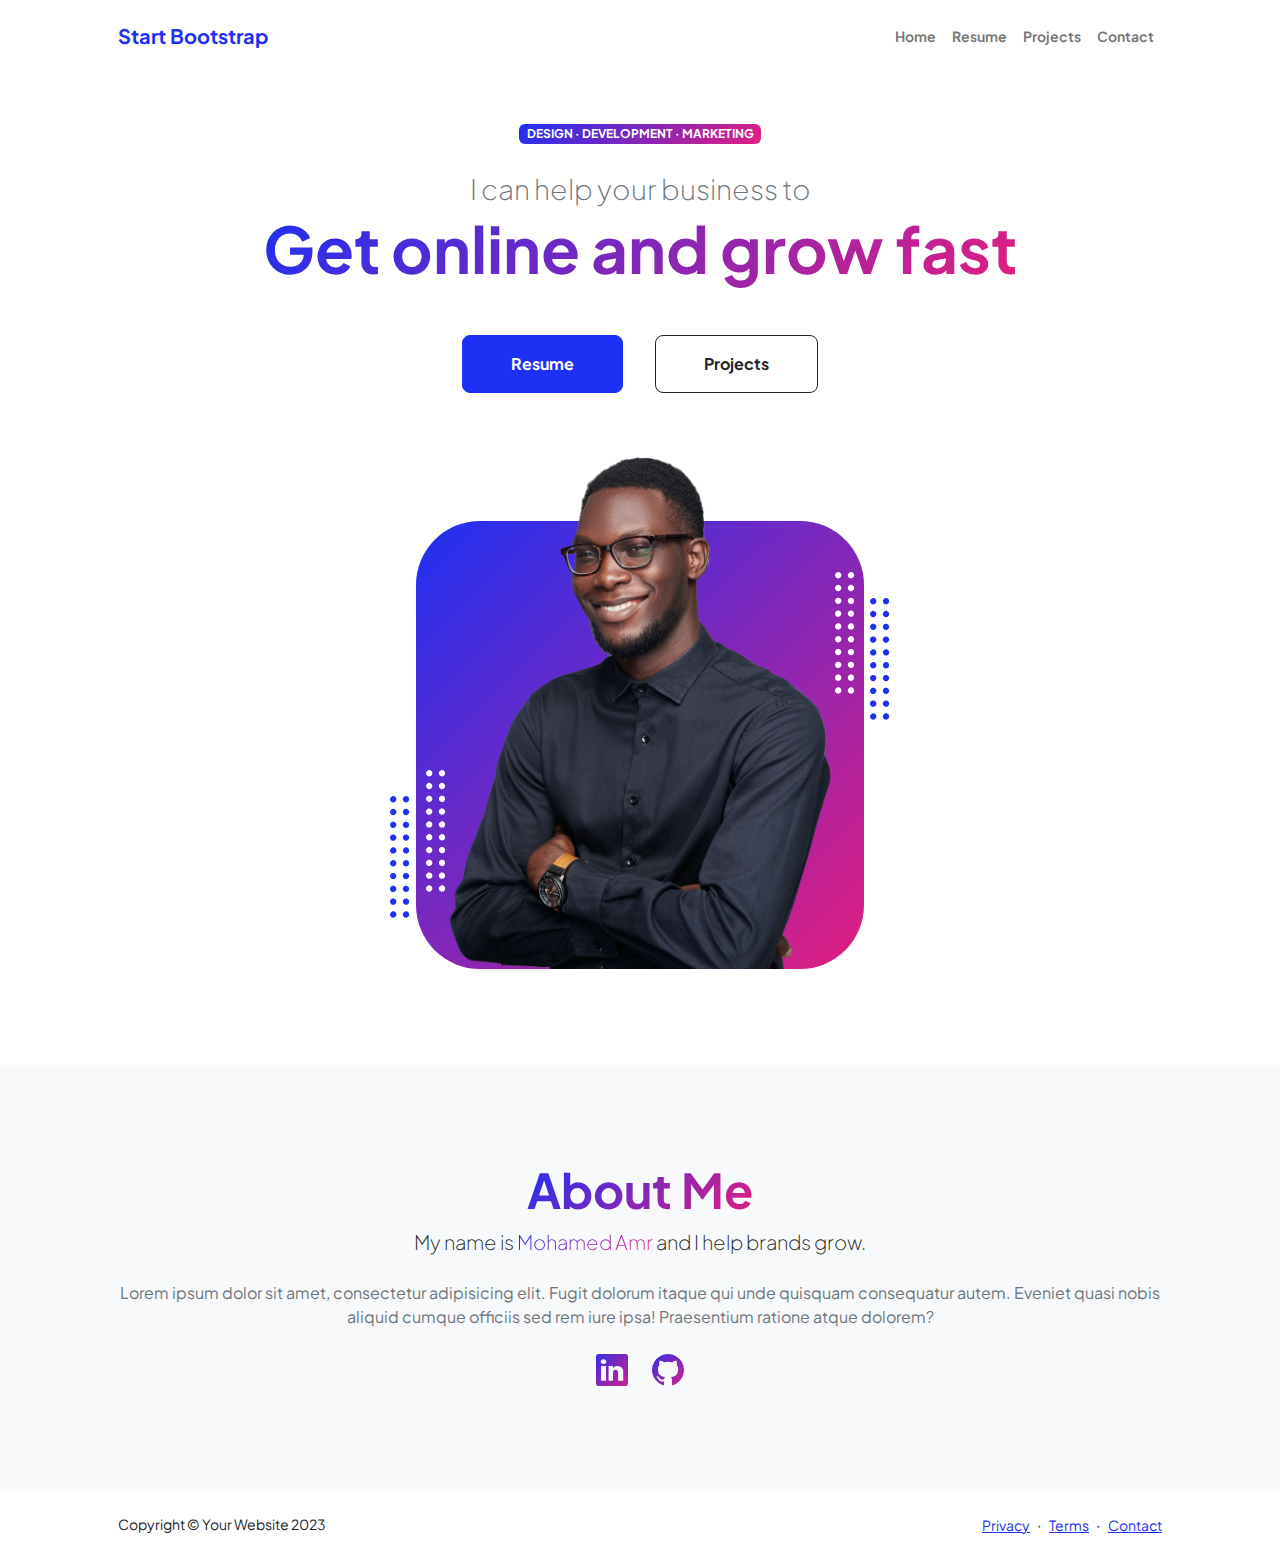
<file: task1/index.html>
<!DOCTYPE html>
<html lang="en">
    <head>
        <meta charset="utf-8" />
        <meta name="viewport" content="width=device-width, initial-scale=1, shrink-to-fit=no" />
        <meta name="description" content="" />
        <meta name="author" content="" />
        <title>Personal - Start Bootstrap Theme</title>
        <!-- Favicon-->
        <link rel="icon" type="image/x-icon" href="assets/favicon.ico" />
        <!-- Custom Google font-->
        <link rel="preconnect" href="https://fonts.googleapis.com" />
        <link rel="preconnect" href="https://fonts.gstatic.com" crossorigin />
        <link href="https://fonts.googleapis.com/css2?family=Plus+Jakarta+Sans:wght@100;200;300;400;500;600;700;800;900&amp;display=swap" rel="stylesheet" />
        <!-- Bootstrap icons-->
        <link href="https://cdn.jsdelivr.net/npm/bootstrap-icons@1.8.1/font/bootstrap-icons.css" rel="stylesheet" />
        <!-- Core theme CSS (includes Bootstrap)-->
        <link href="css/styles.css" rel="stylesheet" />
    </head>
    <body class="d-flex flex-column h-100">
        <main class="flex-shrink-0">
            <!-- Navigation-->
            <nav class="navbar navbar-expand-lg navbar-light bg-white py-3">
                <div class="container px-5">
                    <a class="navbar-brand" href="index.html"><span class="fw-bolder text-primary">Start Bootstrap</span></a>
                    <button class="navbar-toggler" type="button" data-bs-toggle="collapse" data-bs-target="#navbarSupportedContent" aria-controls="navbarSupportedContent" aria-expanded="false" aria-label="Toggle navigation"><span class="navbar-toggler-icon"></span></button>
                    <div class="collapse navbar-collapse" id="navbarSupportedContent">
                        <ul class="navbar-nav ms-auto mb-2 mb-lg-0 small fw-bolder">
                            <li class="nav-item"><a class="nav-link" href="index.html">Home</a></li>
                            <li class="nav-item"><a class="nav-link" href="resume.html">Resume</a></li>
                            <li class="nav-item"><a class="nav-link" href="projects.html">Projects</a></li>
                            <li class="nav-item"><a class="nav-link" href="contact.html">Contact</a></li>
                        </ul>
                    </div>
                </div>
            </nav>
            <!-- Header-->
            <header class="py-5">
                <div class="container px-5 pb-5">
                    <div class="row gx-5 align-items-center">
                        <div class="col-xxl-5">
                            <!-- Header text content-->
                            <div class="text-center text-xxl-start">
                                <div class="badge bg-gradient-primary-to-secondary text-white mb-4"><div class="text-uppercase">Design &middot; Development &middot; Marketing</div></div>
                                <div class="fs-3 fw-light text-muted">I can help your business to</div>
                                <h1 class="display-3 fw-bolder mb-5"><span class="text-gradient d-inline">Get online and grow fast</span></h1>
                                <div class="d-grid gap-3 d-sm-flex justify-content-sm-center justify-content-xxl-start mb-3">
                                    <a class="btn btn-primary btn-lg px-5 py-3 me-sm-3 fs-6 fw-bolder" href="resume.html">Resume</a>
                                    <a class="btn btn-outline-dark btn-lg px-5 py-3 fs-6 fw-bolder" href="projects.html">Projects</a>
                                </div>
                            </div>
                        </div>
                        <div class="col-xxl-7">
                            <!-- Header profile picture-->
                            <div class="d-flex justify-content-center mt-5 mt-xxl-0">
                                <div class="profile bg-gradient-primary-to-secondary">
                                    <img class="profile-img" src="assets/profile.png" alt="my profile picture" />
                                    <div class="dots-1">
                                        <!-- SVG Dots-->
                                        <svg version="1.1" xmlns="http://www.w3.org/2000/svg" xmlns:xlink="http://www.w3.org/1999/xlink" x="0px" y="0px" viewBox="0 0 191.6 1215.4" style="enable-background: new 0 0 191.6 1215.4" xml:space="preserve">
                                            <g transform="translate(0.000000,1280.000000) scale(0.100000,-0.100000)">
                                                <path d="M227.7,12788.6c-105-35-200-141-222-248c-43-206,163-412,369-369c155,32,275,190,260,339c-11,105-90,213-190,262        C383.7,12801.6,289.7,12808.6,227.7,12788.6z"></path>
                                                <path d="M1507.7,12788.6c-151-50-253-216-222-362c25-119,136-230,254-255c194-41,395,142,375,339c-11,105-90,213-190,262        C1663.7,12801.6,1569.7,12808.6,1507.7,12788.6z"></path>
                                                <path d="M227.7,11508.6c-105-35-200-141-222-248c-43-206,163-412,369-369c155,32,275,190,260,339c-11,105-90,213-190,262        C383.7,11521.6,289.7,11528.6,227.7,11508.6z"></path>
                                                <path d="M1507.7,11508.6c-151-50-253-216-222-362c25-119,136-230,254-255c194-41,395,142,375,339c-11,105-90,213-190,262        C1663.7,11521.6,1569.7,11528.6,1507.7,11508.6z"></path>
                                                <path d="M227.7,10228.6c-105-35-200-141-222-248c-43-206,163-412,369-369c155,32,275,190,260,339c-11,105-90,213-190,262        C383.7,10241.6,289.7,10248.6,227.7,10228.6z"></path>
                                                <path d="M1507.7,10228.6c-105-35-200-141-222-248c-43-206,163-412,369-369c155,32,275,190,260,339c-11,105-90,213-190,262        C1663.7,10241.6,1569.7,10248.6,1507.7,10228.6z"></path>
                                                <path d="M227.7,8948.6c-105-35-200-141-222-248c-43-206,163-412,369-369c155,32,275,190,260,339c-11,105-90,213-190,262        C383.7,8961.6,289.7,8968.6,227.7,8948.6z"></path>
                                                <path d="M1507.7,8948.6c-105-35-200-141-222-248c-43-206,163-412,369-369c155,32,275,190,260,339c-11,105-90,213-190,262        C1663.7,8961.6,1569.7,8968.6,1507.7,8948.6z"></path>
                                                <path d="M227.7,7668.6c-105-35-200-141-222-248c-43-206,163-412,369-369c155,32,275,190,260,339c-11,105-90,213-190,262        C383.7,7681.6,289.7,7688.6,227.7,7668.6z"></path>
                                                <path d="M1507.7,7668.6c-105-35-200-141-222-248c-43-206,163-412,369-369c155,32,275,190,260,339c-11,105-90,213-190,262        C1663.7,7681.6,1569.7,7688.6,1507.7,7668.6z"></path>
                                                <path d="M227.7,6388.6c-105-35-200-141-222-248c-43-206,163-412,369-369c155,32,275,190,260,339c-11,105-90,213-190,262        C383.7,6401.6,289.7,6408.6,227.7,6388.6z"></path>
                                                <path d="M1507.7,6388.6c-105-35-200-141-222-248c-43-206,163-412,369-369c155,32,275,190,260,339c-11,105-90,213-190,262        C1663.7,6401.6,1569.7,6408.6,1507.7,6388.6z"></path>
                                                <path d="M227.7,5108.6c-105-35-200-141-222-248c-43-206,163-412,369-369c155,32,275,190,260,339c-11,105-90,213-190,262        C383.7,5121.6,289.7,5128.6,227.7,5108.6z"></path>
                                                <path d="M1507.7,5108.6c-105-35-200-141-222-248c-43-206,163-412,369-369c155,32,275,190,260,339c-11,105-90,213-190,262        C1663.7,5121.6,1569.7,5128.6,1507.7,5108.6z"></path>
                                                <path d="M227.7,3828.6c-105-35-200-141-222-248c-43-206,163-412,369-369c155,32,275,190,260,339c-11,105-90,213-190,262        C383.7,3841.6,289.7,3848.6,227.7,3828.6z"></path>
                                                <path d="M1507.7,3828.6c-105-35-200-141-222-248c-43-206,163-412,369-369c155,32,275,190,260,339c-11,105-90,213-190,262        C1663.7,3841.6,1569.7,3848.6,1507.7,3828.6z"></path>
                                                <path d="M227.7,2548.6c-105-35-200-141-222-248c-43-206,163-412,369-369c155,32,275,190,260,339c-11,105-90,213-190,262        C383.7,2561.6,289.7,2568.6,227.7,2548.6z"></path>
                                                <path d="M1507.7,2548.6c-105-35-200-141-222-248c-43-206,163-412,369-369c155,32,275,190,260,339c-11,105-90,213-190,262        C1663.7,2561.6,1569.7,2568.6,1507.7,2548.6z"></path>
                                                <path d="M227.7,1268.6c-105-35-200-141-222-248c-43-206,163-412,369-369c155,32,275,190,260,339c-11,105-90,213-190,262        C383.7,1281.6,289.7,1288.6,227.7,1268.6z"></path>
                                                <path d="M1507.7,1268.6c-105-35-200-141-222-248c-43-206,163-412,369-369c155,32,275,190,260,339c-11,105-90,213-190,262        C1663.7,1281.6,1569.7,1288.6,1507.7,1268.6z"></path>
                                            </g>
                                        </svg>
                                        <!-- END of SVG dots-->
                                    </div>
                                    <div class="dots-2">
                                        <!-- SVG Dots-->
                                        <svg version="1.1" xmlns="http://www.w3.org/2000/svg" xmlns:xlink="http://www.w3.org/1999/xlink" x="0px" y="0px" viewBox="0 0 191.6 1215.4" style="enable-background: new 0 0 191.6 1215.4" xml:space="preserve">
                                            <g transform="translate(0.000000,1280.000000) scale(0.100000,-0.100000)">
                                                <path d="M227.7,12788.6c-105-35-200-141-222-248c-43-206,163-412,369-369c155,32,275,190,260,339c-11,105-90,213-190,262        C383.7,12801.6,289.7,12808.6,227.7,12788.6z"></path>
                                                <path d="M1507.7,12788.6c-151-50-253-216-222-362c25-119,136-230,254-255c194-41,395,142,375,339c-11,105-90,213-190,262        C1663.7,12801.6,1569.7,12808.6,1507.7,12788.6z"></path>
                                                <path d="M227.7,11508.6c-105-35-200-141-222-248c-43-206,163-412,369-369c155,32,275,190,260,339c-11,105-90,213-190,262        C383.7,11521.6,289.7,11528.6,227.7,11508.6z"></path>
                                                <path d="M1507.7,11508.6c-151-50-253-216-222-362c25-119,136-230,254-255c194-41,395,142,375,339c-11,105-90,213-190,262        C1663.7,11521.6,1569.7,11528.6,1507.7,11508.6z"></path>
                                                <path d="M227.7,10228.6c-105-35-200-141-222-248c-43-206,163-412,369-369c155,32,275,190,260,339c-11,105-90,213-190,262        C383.7,10241.6,289.7,10248.6,227.7,10228.6z"></path>
                                                <path d="M1507.7,10228.6c-105-35-200-141-222-248c-43-206,163-412,369-369c155,32,275,190,260,339c-11,105-90,213-190,262        C1663.7,10241.6,1569.7,10248.6,1507.7,10228.6z"></path>
                                                <path d="M227.7,8948.6c-105-35-200-141-222-248c-43-206,163-412,369-369c155,32,275,190,260,339c-11,105-90,213-190,262        C383.7,8961.6,289.7,8968.6,227.7,8948.6z"></path>
                                                <path d="M1507.7,8948.6c-105-35-200-141-222-248c-43-206,163-412,369-369c155,32,275,190,260,339c-11,105-90,213-190,262        C1663.7,8961.6,1569.7,8968.6,1507.7,8948.6z"></path>
                                                <path d="M227.7,7668.6c-105-35-200-141-222-248c-43-206,163-412,369-369c155,32,275,190,260,339c-11,105-90,213-190,262        C383.7,7681.6,289.7,7688.6,227.7,7668.6z"></path>
                                                <path d="M1507.7,7668.6c-105-35-200-141-222-248c-43-206,163-412,369-369c155,32,275,190,260,339c-11,105-90,213-190,262        C1663.7,7681.6,1569.7,7688.6,1507.7,7668.6z"></path>
                                                <path d="M227.7,6388.6c-105-35-200-141-222-248c-43-206,163-412,369-369c155,32,275,190,260,339c-11,105-90,213-190,262        C383.7,6401.6,289.7,6408.6,227.7,6388.6z"></path>
                                                <path d="M1507.7,6388.6c-105-35-200-141-222-248c-43-206,163-412,369-369c155,32,275,190,260,339c-11,105-90,213-190,262        C1663.7,6401.6,1569.7,6408.6,1507.7,6388.6z"></path>
                                                <path d="M227.7,5108.6c-105-35-200-141-222-248c-43-206,163-412,369-369c155,32,275,190,260,339c-11,105-90,213-190,262        C383.7,5121.6,289.7,5128.6,227.7,5108.6z"></path>
                                                <path d="M1507.7,5108.6c-105-35-200-141-222-248c-43-206,163-412,369-369c155,32,275,190,260,339c-11,105-90,213-190,262        C1663.7,5121.6,1569.7,5128.6,1507.7,5108.6z"></path>
                                                <path d="M227.7,3828.6c-105-35-200-141-222-248c-43-206,163-412,369-369c155,32,275,190,260,339c-11,105-90,213-190,262        C383.7,3841.6,289.7,3848.6,227.7,3828.6z"></path>
                                                <path d="M1507.7,3828.6c-105-35-200-141-222-248c-43-206,163-412,369-369c155,32,275,190,260,339c-11,105-90,213-190,262        C1663.7,3841.6,1569.7,3848.6,1507.7,3828.6z"></path>
                                                <path d="M227.7,2548.6c-105-35-200-141-222-248c-43-206,163-412,369-369c155,32,275,190,260,339c-11,105-90,213-190,262        C383.7,2561.6,289.7,2568.6,227.7,2548.6z"></path>
                                                <path d="M1507.7,2548.6c-105-35-200-141-222-248c-43-206,163-412,369-369c155,32,275,190,260,339c-11,105-90,213-190,262        C1663.7,2561.6,1569.7,2568.6,1507.7,2548.6z"></path>
                                                <path d="M227.7,1268.6c-105-35-200-141-222-248c-43-206,163-412,369-369c155,32,275,190,260,339c-11,105-90,213-190,262        C383.7,1281.6,289.7,1288.6,227.7,1268.6z"></path>
                                                <path d="M1507.7,1268.6c-105-35-200-141-222-248c-43-206,163-412,369-369c155,32,275,190,260,339c-11,105-90,213-190,262        C1663.7,1281.6,1569.7,1288.6,1507.7,1268.6z"></path>
                                            </g>
                                        </svg>
                                        <!-- END of SVG dots-->
                                    </div>
                                    <div class="dots-3">
                                        <!-- SVG Dots-->
                                        <svg version="1.1" xmlns="http://www.w3.org/2000/svg" xmlns:xlink="http://www.w3.org/1999/xlink" x="0px" y="0px" viewBox="0 0 191.6 1215.4" style="enable-background: new 0 0 191.6 1215.4" xml:space="preserve">
                                            <g transform="translate(0.000000,1280.000000) scale(0.100000,-0.100000)">
                                                <path d="M227.7,12788.6c-105-35-200-141-222-248c-43-206,163-412,369-369c155,32,275,190,260,339c-11,105-90,213-190,262        C383.7,12801.6,289.7,12808.6,227.7,12788.6z"></path>
                                                <path d="M1507.7,12788.6c-151-50-253-216-222-362c25-119,136-230,254-255c194-41,395,142,375,339c-11,105-90,213-190,262        C1663.7,12801.6,1569.7,12808.6,1507.7,12788.6z"></path>
                                                <path d="M227.7,11508.6c-105-35-200-141-222-248c-43-206,163-412,369-369c155,32,275,190,260,339c-11,105-90,213-190,262        C383.7,11521.6,289.7,11528.6,227.7,11508.6z"></path>
                                                <path d="M1507.7,11508.6c-151-50-253-216-222-362c25-119,136-230,254-255c194-41,395,142,375,339c-11,105-90,213-190,262        C1663.7,11521.6,1569.7,11528.6,1507.7,11508.6z"></path>
                                                <path d="M227.7,10228.6c-105-35-200-141-222-248c-43-206,163-412,369-369c155,32,275,190,260,339c-11,105-90,213-190,262        C383.7,10241.6,289.7,10248.6,227.7,10228.6z"></path>
                                                <path d="M1507.7,10228.6c-105-35-200-141-222-248c-43-206,163-412,369-369c155,32,275,190,260,339c-11,105-90,213-190,262        C1663.7,10241.6,1569.7,10248.6,1507.7,10228.6z"></path>
                                                <path d="M227.7,8948.6c-105-35-200-141-222-248c-43-206,163-412,369-369c155,32,275,190,260,339c-11,105-90,213-190,262        C383.7,8961.6,289.7,8968.6,227.7,8948.6z"></path>
                                                <path d="M1507.7,8948.6c-105-35-200-141-222-248c-43-206,163-412,369-369c155,32,275,190,260,339c-11,105-90,213-190,262        C1663.7,8961.6,1569.7,8968.6,1507.7,8948.6z"></path>
                                                <path d="M227.7,7668.6c-105-35-200-141-222-248c-43-206,163-412,369-369c155,32,275,190,260,339c-11,105-90,213-190,262        C383.7,7681.6,289.7,7688.6,227.7,7668.6z"></path>
                                                <path d="M1507.7,7668.6c-105-35-200-141-222-248c-43-206,163-412,369-369c155,32,275,190,260,339c-11,105-90,213-190,262        C1663.7,7681.6,1569.7,7688.6,1507.7,7668.6z"></path>
                                                <path d="M227.7,6388.6c-105-35-200-141-222-248c-43-206,163-412,369-369c155,32,275,190,260,339c-11,105-90,213-190,262        C383.7,6401.6,289.7,6408.6,227.7,6388.6z"></path>
                                                <path d="M1507.7,6388.6c-105-35-200-141-222-248c-43-206,163-412,369-369c155,32,275,190,260,339c-11,105-90,213-190,262        C1663.7,6401.6,1569.7,6408.6,1507.7,6388.6z"></path>
                                                <path d="M227.7,5108.6c-105-35-200-141-222-248c-43-206,163-412,369-369c155,32,275,190,260,339c-11,105-90,213-190,262        C383.7,5121.6,289.7,5128.6,227.7,5108.6z"></path>
                                                <path d="M1507.7,5108.6c-105-35-200-141-222-248c-43-206,163-412,369-369c155,32,275,190,260,339c-11,105-90,213-190,262        C1663.7,5121.6,1569.7,5128.6,1507.7,5108.6z"></path>
                                                <path d="M227.7,3828.6c-105-35-200-141-222-248c-43-206,163-412,369-369c155,32,275,190,260,339c-11,105-90,213-190,262        C383.7,3841.6,289.7,3848.6,227.7,3828.6z"></path>
                                                <path d="M1507.7,3828.6c-105-35-200-141-222-248c-43-206,163-412,369-369c155,32,275,190,260,339c-11,105-90,213-190,262        C1663.7,3841.6,1569.7,3848.6,1507.7,3828.6z"></path>
                                                <path d="M227.7,2548.6c-105-35-200-141-222-248c-43-206,163-412,369-369c155,32,275,190,260,339c-11,105-90,213-190,262        C383.7,2561.6,289.7,2568.6,227.7,2548.6z"></path>
                                                <path d="M1507.7,2548.6c-105-35-200-141-222-248c-43-206,163-412,369-369c155,32,275,190,260,339c-11,105-90,213-190,262        C1663.7,2561.6,1569.7,2568.6,1507.7,2548.6z"></path>
                                                <path d="M227.7,1268.6c-105-35-200-141-222-248c-43-206,163-412,369-369c155,32,275,190,260,339c-11,105-90,213-190,262        C383.7,1281.6,289.7,1288.6,227.7,1268.6z"></path>
                                                <path d="M1507.7,1268.6c-105-35-200-141-222-248c-43-206,163-412,369-369c155,32,275,190,260,339c-11,105-90,213-190,262        C1663.7,1281.6,1569.7,1288.6,1507.7,1268.6z"></path>
                                            </g>
                                        </svg>
                                        <!-- END of SVG dots-->
                                    </div>
                                    <div class="dots-4">
                                        <!-- SVG Dots-->
                                        <svg version="1.1" xmlns="http://www.w3.org/2000/svg" xmlns:xlink="http://www.w3.org/1999/xlink" x="0px" y="0px" viewBox="0 0 191.6 1215.4" style="enable-background: new 0 0 191.6 1215.4" xml:space="preserve">
                                            <g transform="translate(0.000000,1280.000000) scale(0.100000,-0.100000)">
                                                <path d="M227.7,12788.6c-105-35-200-141-222-248c-43-206,163-412,369-369c155,32,275,190,260,339c-11,105-90,213-190,262        C383.7,12801.6,289.7,12808.6,227.7,12788.6z"></path>
                                                <path d="M1507.7,12788.6c-151-50-253-216-222-362c25-119,136-230,254-255c194-41,395,142,375,339c-11,105-90,213-190,262        C1663.7,12801.6,1569.7,12808.6,1507.7,12788.6z"></path>
                                                <path d="M227.7,11508.6c-105-35-200-141-222-248c-43-206,163-412,369-369c155,32,275,190,260,339c-11,105-90,213-190,262        C383.7,11521.6,289.7,11528.6,227.7,11508.6z"></path>
                                                <path d="M1507.7,11508.6c-151-50-253-216-222-362c25-119,136-230,254-255c194-41,395,142,375,339c-11,105-90,213-190,262        C1663.7,11521.6,1569.7,11528.6,1507.7,11508.6z"></path>
                                                <path d="M227.7,10228.6c-105-35-200-141-222-248c-43-206,163-412,369-369c155,32,275,190,260,339c-11,105-90,213-190,262        C383.7,10241.6,289.7,10248.6,227.7,10228.6z"></path>
                                                <path d="M1507.7,10228.6c-105-35-200-141-222-248c-43-206,163-412,369-369c155,32,275,190,260,339c-11,105-90,213-190,262        C1663.7,10241.6,1569.7,10248.6,1507.7,10228.6z"></path>
                                                <path d="M227.7,8948.6c-105-35-200-141-222-248c-43-206,163-412,369-369c155,32,275,190,260,339c-11,105-90,213-190,262        C383.7,8961.6,289.7,8968.6,227.7,8948.6z"></path>
                                                <path d="M1507.7,8948.6c-105-35-200-141-222-248c-43-206,163-412,369-369c155,32,275,190,260,339c-11,105-90,213-190,262        C1663.7,8961.6,1569.7,8968.6,1507.7,8948.6z"></path>
                                                <path d="M227.7,7668.6c-105-35-200-141-222-248c-43-206,163-412,369-369c155,32,275,190,260,339c-11,105-90,213-190,262        C383.7,7681.6,289.7,7688.6,227.7,7668.6z"></path>
                                                <path d="M1507.7,7668.6c-105-35-200-141-222-248c-43-206,163-412,369-369c155,32,275,190,260,339c-11,105-90,213-190,262        C1663.7,7681.6,1569.7,7688.6,1507.7,7668.6z"></path>
                                                <path d="M227.7,6388.6c-105-35-200-141-222-248c-43-206,163-412,369-369c155,32,275,190,260,339c-11,105-90,213-190,262        C383.7,6401.6,289.7,6408.6,227.7,6388.6z"></path>
                                                <path d="M1507.7,6388.6c-105-35-200-141-222-248c-43-206,163-412,369-369c155,32,275,190,260,339c-11,105-90,213-190,262        C1663.7,6401.6,1569.7,6408.6,1507.7,6388.6z"></path>
                                                <path d="M227.7,5108.6c-105-35-200-141-222-248c-43-206,163-412,369-369c155,32,275,190,260,339c-11,105-90,213-190,262        C383.7,5121.6,289.7,5128.6,227.7,5108.6z"></path>
                                                <path d="M1507.7,5108.6c-105-35-200-141-222-248c-43-206,163-412,369-369c155,32,275,190,260,339c-11,105-90,213-190,262        C1663.7,5121.6,1569.7,5128.6,1507.7,5108.6z"></path>
                                                <path d="M227.7,3828.6c-105-35-200-141-222-248c-43-206,163-412,369-369c155,32,275,190,260,339c-11,105-90,213-190,262        C383.7,3841.6,289.7,3848.6,227.7,3828.6z"></path>
                                                <path d="M1507.7,3828.6c-105-35-200-141-222-248c-43-206,163-412,369-369c155,32,275,190,260,339c-11,105-90,213-190,262        C1663.7,3841.6,1569.7,3848.6,1507.7,3828.6z"></path>
                                                <path d="M227.7,2548.6c-105-35-200-141-222-248c-43-206,163-412,369-369c155,32,275,190,260,339c-11,105-90,213-190,262        C383.7,2561.6,289.7,2568.6,227.7,2548.6z"></path>
                                                <path d="M1507.7,2548.6c-105-35-200-141-222-248c-43-206,163-412,369-369c155,32,275,190,260,339c-11,105-90,213-190,262        C1663.7,2561.6,1569.7,2568.6,1507.7,2548.6z"></path>
                                                <path d="M227.7,1268.6c-105-35-200-141-222-248c-43-206,163-412,369-369c155,32,275,190,260,339c-11,105-90,213-190,262        C383.7,1281.6,289.7,1288.6,227.7,1268.6z"></path>
                                                <path d="M1507.7,1268.6c-105-35-200-141-222-248c-43-206,163-412,369-369c155,32,275,190,260,339c-11,105-90,213-190,262        C1663.7,1281.6,1569.7,1288.6,1507.7,1268.6z"></path>
                                            </g>
                                        </svg>
                                        <!-- END of SVG dots-->
                                    </div>
                                </div>
                            </div>
                        </div>
                    </div>
                </div>
            </header>
            <!-- About Section-->
            <section class="bg-light py-5">
                <div class="container px-5">
                    <div class="row gx-5 justify-content-center">
                        <div class="col-xxl-8">
                            <div class="text-center my-5">
                                <h2 class="display-5 fw-bolder"><span class="text-gradient d-inline">About Me</span></h2>
                                <p class="lead fw-light mb-4">My name is<span class="text-gradient d-inline"> Mohamed Amr</span> and I help brands grow.</p>
                                <p class="text-muted">Lorem ipsum dolor sit amet, consectetur adipisicing elit. Fugit dolorum itaque qui unde quisquam consequatur autem. Eveniet quasi nobis aliquid cumque officiis sed rem iure ipsa! Praesentium ratione atque dolorem?</p>
                                <div class="d-flex justify-content-center fs-2 gap-4">
                                    <a class="text-gradient" href="https://www.linkedin.com/in/mohamed-amr-2b4480230/"><i class="bi bi-linkedin"></i></a>
                                    <a class="text-gradient" href="https://github.com/MohamedAmr23"><i class="bi bi-github"></i></a>
                                </div>
                            </div>
                        </div>
                    </div>
                </div>
            </section>
        </main>
        <!-- Footer-->
        <footer class="bg-white py-4 mt-auto">
            <div class="container px-5">
                <div class="row align-items-center justify-content-between flex-column flex-sm-row">
                    <div class="col-auto"><div class="small m-0">Copyright &copy; Your Website 2023</div></div>
                    <div class="col-auto">
                        <a class="small" href="#">Privacy</a>
                        <span class="mx-1">&middot;</span>
                        <a class="small" href="#">Terms</a>
                        <span class="mx-1">&middot;</span>
                        <a class="small" href="contact.html">Contact</a>
                    </div>
                </div>
            </div>
        </footer>
        <!-- Bootstrap core JS-->
        <script src="https://cdn.jsdelivr.net/npm/bootstrap@5.2.3/dist/js/bootstrap.bundle.min.js"></script>
    </body>
</html>
</file>
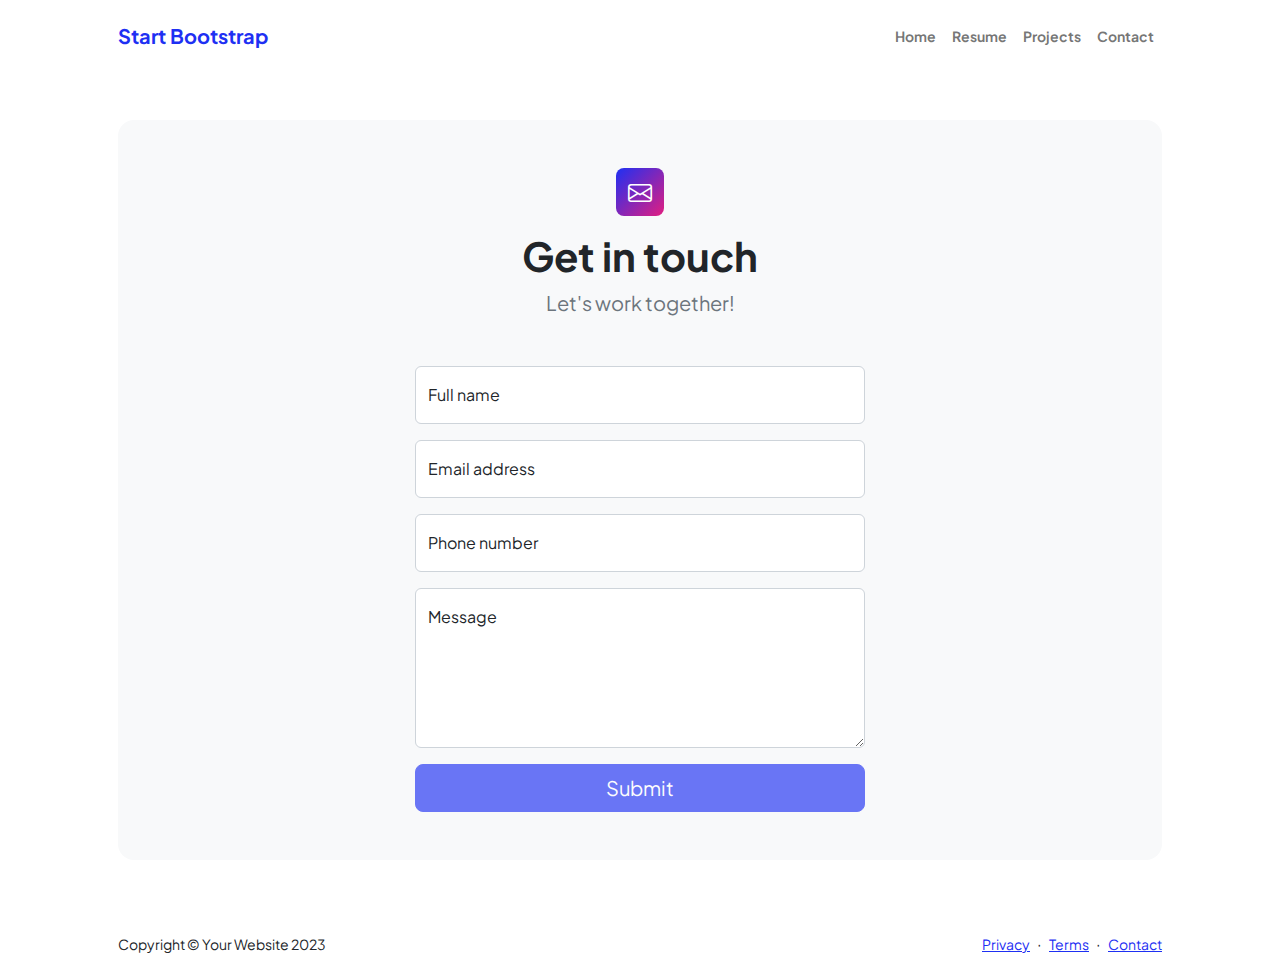
<file: task1/contact.html>
<!DOCTYPE html>
<html lang="en">
    <head>
        <meta charset="utf-8" />
        <meta name="viewport" content="width=device-width, initial-scale=1, shrink-to-fit=no" />
        <meta name="description" content />
        <meta name="author" content />
        <title>Modern Business - Start Bootstrap Template</title>
        <!-- Favicon-->
        <link rel="icon" type="image/x-icon" href="assets/favicon.ico" />
        <!-- Custom Google font-->
        <link rel="preconnect" href="https://fonts.googleapis.com" />
        <link rel="preconnect" href="https://fonts.gstatic.com" crossorigin />
        <link href="https://fonts.googleapis.com/css2?family=Plus+Jakarta+Sans:wght@100;200;300;400;500;600;700;800;900&amp;display=swap" rel="stylesheet" />
        <!-- Bootstrap icons-->
        <link href="https://cdn.jsdelivr.net/npm/bootstrap-icons@1.8.1/font/bootstrap-icons.css" rel="stylesheet" />
        <!-- Core theme CSS (includes Bootstrap)-->
        <link href="css/styles.css" rel="stylesheet" />
    </head>
    <body class="d-flex flex-column">
        <main class="flex-shrink-0">
            <!-- Navigation-->
            <nav class="navbar navbar-expand-lg navbar-light bg-white py-3">
                <div class="container px-5">
                    <a class="navbar-brand" href="index.html"><span class="fw-bolder text-primary">Start Bootstrap</span></a>
                    <button class="navbar-toggler" type="button" data-bs-toggle="collapse" data-bs-target="#navbarSupportedContent" aria-controls="navbarSupportedContent" aria-expanded="false" aria-label="Toggle navigation"><span class="navbar-toggler-icon"></span></button>
                    <div class="collapse navbar-collapse" id="navbarSupportedContent">
                        <ul class="navbar-nav ms-auto mb-2 mb-lg-0 small fw-bolder">
                            <li class="nav-item"><a class="nav-link" href="index.html">Home</a></li>
                            <li class="nav-item"><a class="nav-link" href="resume.html">Resume</a></li>
                            <li class="nav-item"><a class="nav-link" href="projects.html">Projects</a></li>
                            <li class="nav-item"><a class="nav-link" href="contact.html">Contact</a></li>
                        </ul>
                    </div>
                </div>
            </nav>
     
            <section class="py-5">
                <div class="container px-5">
                
                    <div class="bg-light rounded-4 py-5 px-4 px-md-5">
                        <div class="text-center mb-5">
                            <div class="feature bg-primary bg-gradient-primary-to-secondary text-white rounded-3 mb-3"><i class="bi bi-envelope"></i></div>
                            <h1 class="fw-bolder">Get in touch</h1>
                            <p class="lead fw-normal text-muted mb-0">Let's work together!</p>
                        </div>
                        <div class="row gx-5 justify-content-center">
                            <div class="col-lg-8 col-xl-6">
                               
                                <form id="contactForm" data-sb-form-api-token="API_TOKEN">

                                    <div class="form-floating mb-3">
                                        <input class="form-control" id="name" type="text" placeholder="Enter your name..." data-sb-validations="required" />
                                        <label for="name">Full name</label>
                                        <div class="invalid-feedback" data-sb-feedback="name:required">A name is required.</div>
                                    </div>

                                    <div class="form-floating mb-3">
                                        <input class="form-control" id="email" type="email" placeholder="name@example.com" data-sb-validations="required,email" />
                                        <label for="email">Email address</label>
                                        <div class="invalid-feedback" data-sb-feedback="email:required">An email is required.</div>
                                        <div class="invalid-feedback" data-sb-feedback="email:email">Email is not valid.</div>
                                    </div>

                                    <div class="form-floating mb-3">
                                        <input class="form-control" id="phone" type="tel" placeholder="(123) 456-7890" data-sb-validations="required" />
                                        <label for="phone">Phone number</label>
                                        <div class="invalid-feedback" data-sb-feedback="phone:required">A phone number is required.</div>
                                    </div>

                                    <div class="form-floating mb-3">
                                        <textarea class="form-control" id="message" type="text" placeholder="Enter your message here..." style="height: 10rem" data-sb-validations="required"></textarea>
                                        <label for="message">Message</label>
                                        <div class="invalid-feedback" data-sb-feedback="message:required">A message is required.</div>
                                    </div>
                                    <div class="d-none" id="submitSuccessMessage">
                                        <div class="text-center mb-3">
                                            <div class="fw-bolder">Form submission successful!</div>
                                            To activate this form, sign up at
                                            <br />
                                            <a href="https://startbootstrap.com/solution/contact-forms">https://startbootstrap.com/solution/contact-forms</a>
                                        </div>
                                    </div>

                                    <div class="d-none" id="submitErrorMessage"><div class="text-center text-danger mb-3">Error sending message!</div></div>

                                    <div class="d-grid"><button class="btn btn-primary btn-lg disabled" id="submitButton" type="submit">Submit</button></div>
                                </form>
                            </div>
                        </div>
                    </div>
                </div>
            </section>
        </main>
        <!-- Footer-->
        <footer class="bg-white py-4 mt-auto">
            <div class="container px-5">
                <div class="row align-items-center justify-content-between flex-column flex-sm-row">
                    <div class="col-auto"><div class="small m-0">Copyright &copy; Your Website 2023</div></div>
                    <div class="col-auto">
                        <a class="small" href="#">Privacy</a>
                        <span class="mx-1">&middot;</span>
                        <a class="small" href="#">Terms</a>
                        <span class="mx-1">&middot;</span>
                        <a class="small" href="#">Contact</a>
                    </div>
                </div>
            </div>
        </footer>
        <!-- Bootstrap core JS-->
        <script src="https://cdn.jsdelivr.net/npm/bootstrap@5.2.3/dist/js/bootstrap.bundle.min.js"></script>
        <script src="https://cdn.startbootstrap.com/sb-forms-latest.js"></script>
    </body>
</html>
</file>
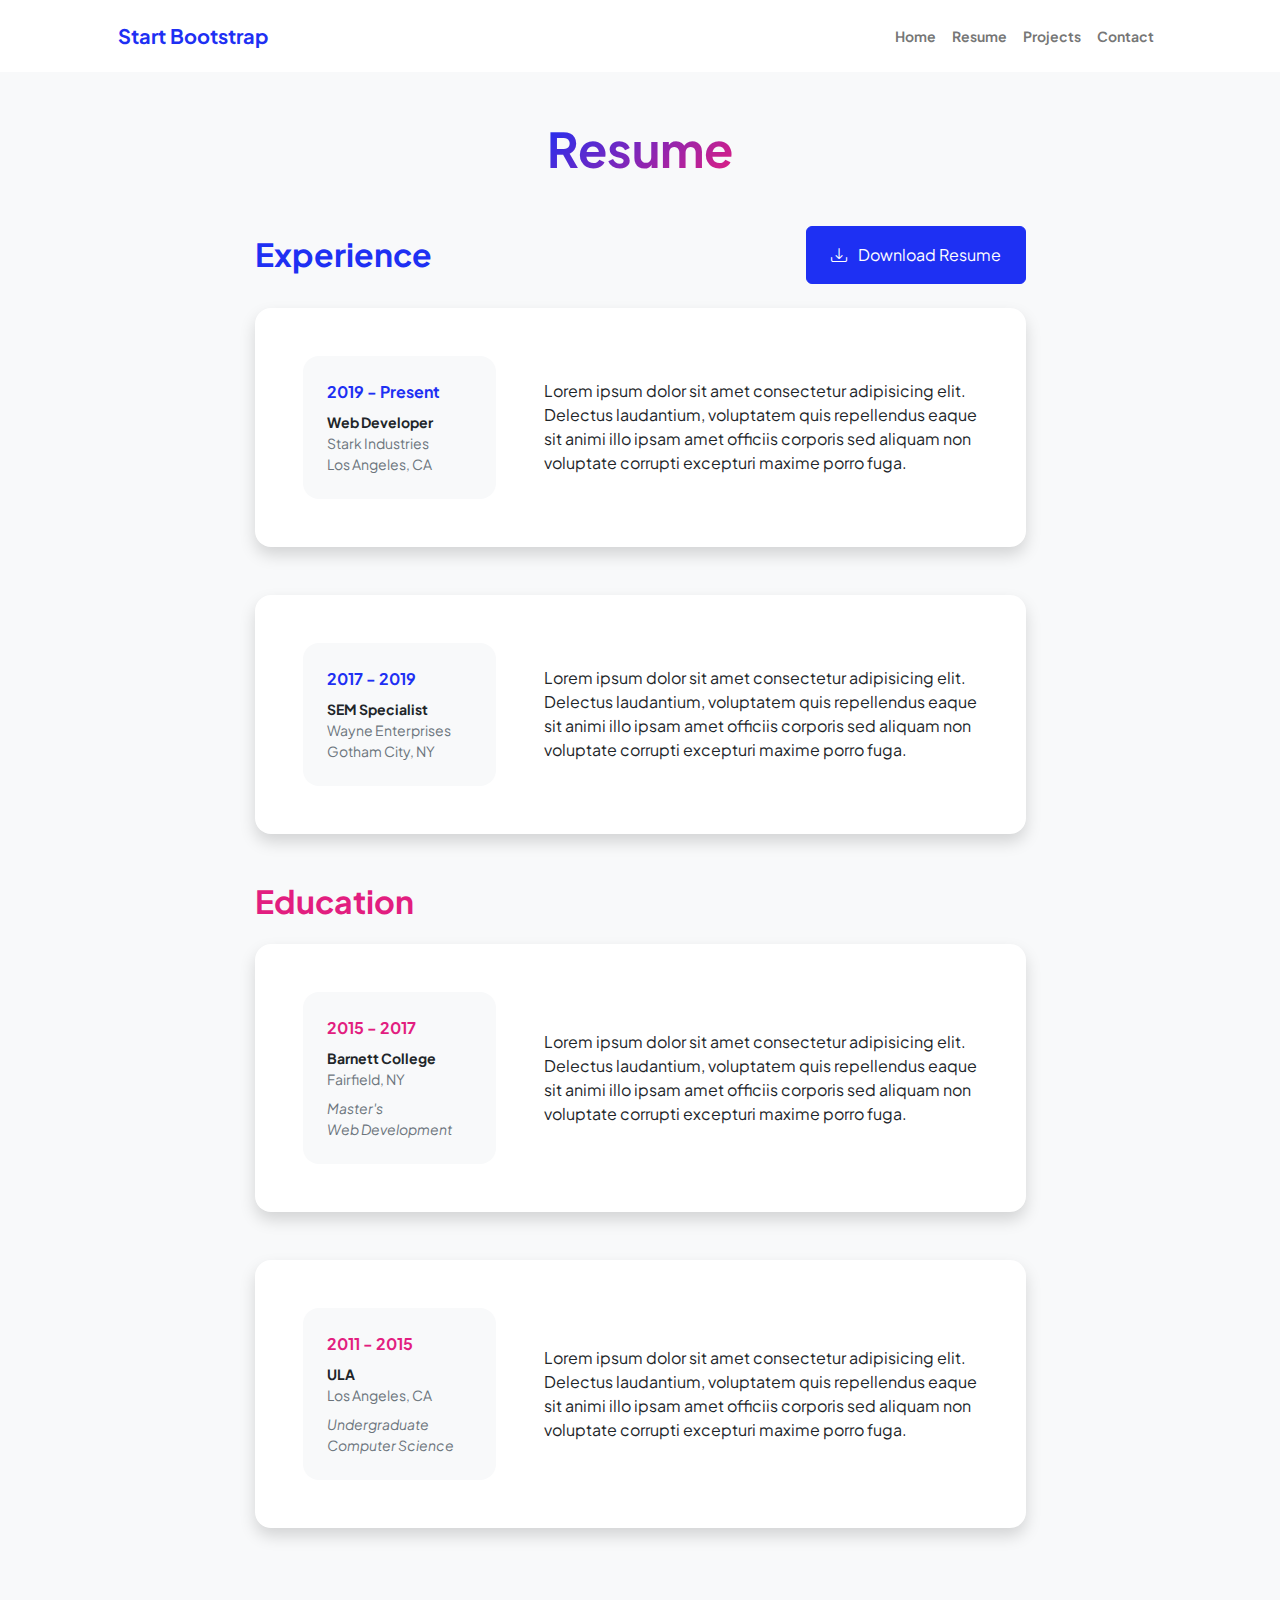
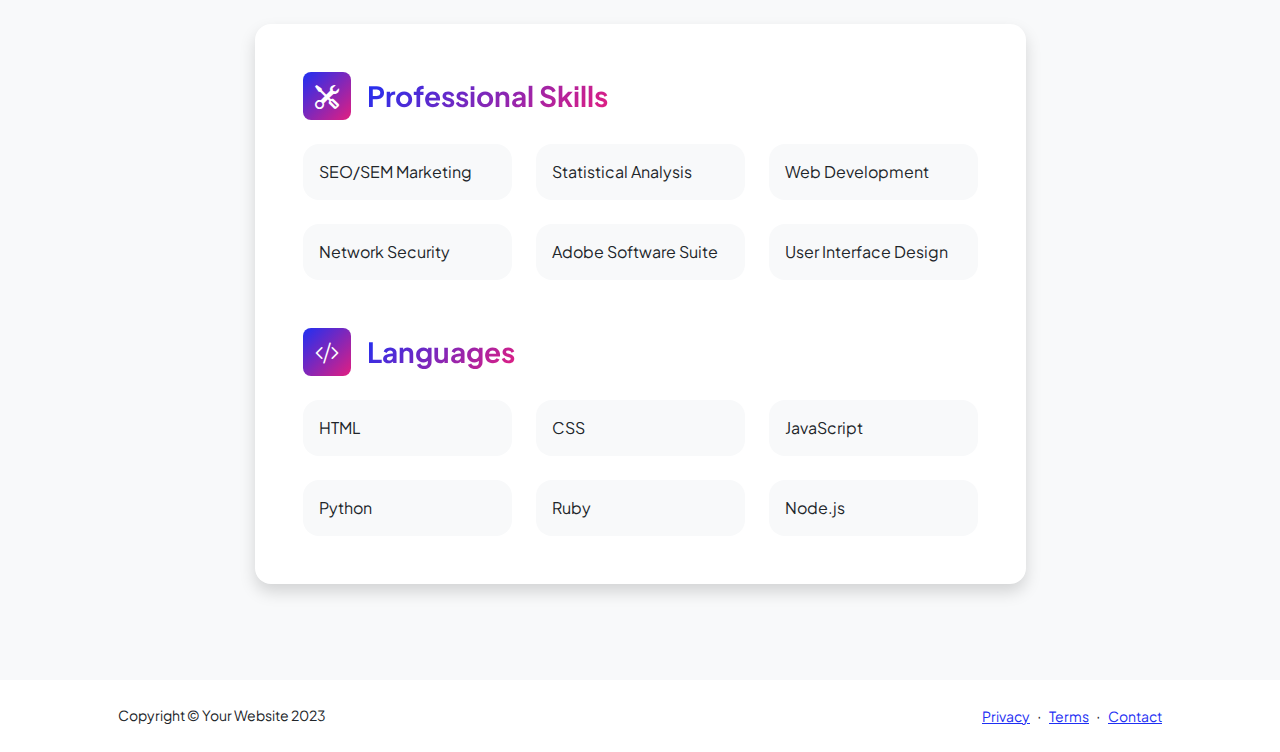
<file: task1/resume.html>
<!DOCTYPE html>
<html lang="en">
    <head>
        <meta charset="utf-8" />
        <meta name="viewport" content="width=device-width, initial-scale=1, shrink-to-fit=no" />
        <meta name="description" content="" />
        <meta name="author" content="" />
        <title>Personal - Start Bootstrap Template</title>
        <!-- Favicon-->
        <link rel="icon" type="image/x-icon" href="assets/favicon.ico" />
        <!-- Custom Google font-->
        <link rel="preconnect" href="https://fonts.googleapis.com" />
        <link rel="preconnect" href="https://fonts.gstatic.com" crossorigin />
        <link href="https://fonts.googleapis.com/css2?family=Plus+Jakarta+Sans:wght@100;200;300;400;500;600;700;800;900&amp;display=swap" rel="stylesheet" />
        <!-- Bootstrap icons-->
        <link href="https://cdn.jsdelivr.net/npm/bootstrap-icons@1.8.1/font/bootstrap-icons.css" rel="stylesheet" />
        <!-- Core theme CSS (includes Bootstrap)-->
        <link href="css/styles.css" rel="stylesheet" />
    </head>
    <body class="d-flex flex-column h-100 bg-light">
        <main class="flex-shrink-0">
            <!-- Navigation-->
            <nav class="navbar navbar-expand-lg navbar-light bg-white py-3">
                <div class="container px-5">
                    <a class="navbar-brand" href="index.html"><span class="fw-bolder text-primary">Start Bootstrap</span></a>
                    <button class="navbar-toggler" type="button" data-bs-toggle="collapse" data-bs-target="#navbarSupportedContent" aria-controls="navbarSupportedContent" aria-expanded="false" aria-label="Toggle navigation"><span class="navbar-toggler-icon"></span></button>
                    <div class="collapse navbar-collapse" id="navbarSupportedContent">
                        <ul class="navbar-nav ms-auto mb-2 mb-lg-0 small fw-bolder">
                            <li class="nav-item"><a class="nav-link" href="index.html">Home</a></li>
                            <li class="nav-item"><a class="nav-link" href="resume.html">Resume</a></li>
                            <li class="nav-item"><a class="nav-link" href="projects.html">Projects</a></li>
                            <li class="nav-item"><a class="nav-link" href="contact.html">Contact</a></li>
                        </ul>
                    </div>
                </div>
            </nav>
            <!-- Page Content-->
            <div class="container px-5 my-5">
                <div class="text-center mb-5">
                    <h1 class="display-5 fw-bolder mb-0"><span class="text-gradient d-inline">Resume</span></h1>
                </div>
                <div class="row gx-5 justify-content-center">
                    <div class="col-lg-11 col-xl-9 col-xxl-8">
                       
                        <section>
                            <div class="d-flex align-items-center justify-content-between mb-4">
                                <h2 class="text-primary fw-bolder mb-0">Experience</h2>
                                <a class="btn btn-primary px-4 py-3" href="#!">
                                    <div class="d-inline-block bi bi-download me-2"></div>
                                    Download Resume
                                </a>
                            </div>
                       
                            <div class="card shadow border-0 rounded-4 mb-5">
                                <div class="card-body p-5">
                                    <div class="row align-items-center gx-5">
                                        <div class="col text-center text-lg-start mb-4 mb-lg-0">
                                            <div class="bg-light p-4 rounded-4">
                                                <div class="text-primary fw-bolder mb-2">2019 - Present</div>
                                                <div class="small fw-bolder">Web Developer</div>
                                                <div class="small text-muted">Stark Industries</div>
                                                <div class="small text-muted">Los Angeles, CA</div>
                                            </div>
                                        </div>
                                        <div class="col-lg-8"><div>Lorem ipsum dolor sit amet consectetur adipisicing elit. Delectus laudantium, voluptatem quis repellendus eaque sit animi illo ipsam amet officiis corporis sed aliquam non voluptate corrupti excepturi maxime porro fuga.</div></div>
                                    </div>
                                </div>
                            </div>
                          
                            <div class="card shadow border-0 rounded-4 mb-5">
                                <div class="card-body p-5">
                                    <div class="row align-items-center gx-5">
                                        <div class="col text-center text-lg-start mb-4 mb-lg-0">
                                            <div class="bg-light p-4 rounded-4">
                                                <div class="text-primary fw-bolder mb-2">2017 - 2019</div>
                                                <div class="small fw-bolder">SEM Specialist</div>
                                                <div class="small text-muted">Wayne Enterprises</div>
                                                <div class="small text-muted">Gotham City, NY</div>
                                            </div>
                                        </div>
                                        <div class="col-lg-8"><div>Lorem ipsum dolor sit amet consectetur adipisicing elit. Delectus laudantium, voluptatem quis repellendus eaque sit animi illo ipsam amet officiis corporis sed aliquam non voluptate corrupti excepturi maxime porro fuga.</div></div>
                                    </div>
                                </div>
                            </div>
                        </section>
                       
                        <section>
                            <h2 class="text-secondary fw-bolder mb-4">Education</h2>
                           
                            <div class="card shadow border-0 rounded-4 mb-5">
                                <div class="card-body p-5">
                                    <div class="row align-items-center gx-5">
                                        <div class="col text-center text-lg-start mb-4 mb-lg-0">
                                            <div class="bg-light p-4 rounded-4">
                                                <div class="text-secondary fw-bolder mb-2">2015 - 2017</div>
                                                <div class="mb-2">
                                                    <div class="small fw-bolder">Barnett College</div>
                                                    <div class="small text-muted">Fairfield, NY</div>
                                                </div>
                                                <div class="fst-italic">
                                                    <div class="small text-muted">Master's</div>
                                                    <div class="small text-muted">Web Development</div>
                                                </div>
                                            </div>
                                        </div>
                                        <div class="col-lg-8"><div>Lorem ipsum dolor sit amet consectetur adipisicing elit. Delectus laudantium, voluptatem quis repellendus eaque sit animi illo ipsam amet officiis corporis sed aliquam non voluptate corrupti excepturi maxime porro fuga.</div></div>
                                    </div>
                                </div>
                            </div>
                            
                            <div class="card shadow border-0 rounded-4 mb-5">
                                <div class="card-body p-5">
                                    <div class="row align-items-center gx-5">
                                        <div class="col text-center text-lg-start mb-4 mb-lg-0">
                                            <div class="bg-light p-4 rounded-4">
                                                <div class="text-secondary fw-bolder mb-2">2011 - 2015</div>
                                                <div class="mb-2">
                                                    <div class="small fw-bolder">ULA</div>
                                                    <div class="small text-muted">Los Angeles, CA</div>
                                                </div>
                                                <div class="fst-italic">
                                                    <div class="small text-muted">Undergraduate</div>
                                                    <div class="small text-muted">Computer Science</div>
                                                </div>
                                            </div>
                                        </div>
                                        <div class="col-lg-8"><div>Lorem ipsum dolor sit amet consectetur adipisicing elit. Delectus laudantium, voluptatem quis repellendus eaque sit animi illo ipsam amet officiis corporis sed aliquam non voluptate corrupti excepturi maxime porro fuga.</div></div>
                                    </div>
                                </div>
                            </div>
                        </section>
                      
                        <div class="pb-5"></div>
                       
                        <section>
                           
                            <div class="card shadow border-0 rounded-4 mb-5">
                                <div class="card-body p-5">
                                 
                                    <div class="mb-5">
                                        <div class="d-flex align-items-center mb-4">
                                            <div class="feature bg-primary bg-gradient-primary-to-secondary text-white rounded-3 me-3"><i class="bi bi-tools"></i></div>
                                            <h3 class="fw-bolder mb-0"><span class="text-gradient d-inline">Professional Skills</span></h3>
                                        </div>
                                        <div class="row row-cols-1 row-cols-md-3 mb-4">
                                            <div class="col mb-4 mb-md-0"><div class="d-flex align-items-center bg-light rounded-4 p-3 h-100">SEO/SEM Marketing</div></div>
                                            <div class="col mb-4 mb-md-0"><div class="d-flex align-items-center bg-light rounded-4 p-3 h-100">Statistical Analysis</div></div>
                                            <div class="col"><div class="d-flex align-items-center bg-light rounded-4 p-3 h-100">Web Development</div></div>
                                        </div>
                                        <div class="row row-cols-1 row-cols-md-3">
                                            <div class="col mb-4 mb-md-0"><div class="d-flex align-items-center bg-light rounded-4 p-3 h-100">Network Security</div></div>
                                            <div class="col mb-4 mb-md-0"><div class="d-flex align-items-center bg-light rounded-4 p-3 h-100">Adobe Software Suite</div></div>
                                            <div class="col"><div class="d-flex align-items-center bg-light rounded-4 p-3 h-100">User Interface Design</div></div>
                                        </div>
                                    </div>
                                    
                                    <div class="mb-0">
                                        <div class="d-flex align-items-center mb-4">
                                            <div class="feature bg-primary bg-gradient-primary-to-secondary text-white rounded-3 me-3"><i class="bi bi-code-slash"></i></div>
                                            <h3 class="fw-bolder mb-0"><span class="text-gradient d-inline">Languages</span></h3>
                                        </div>
                                        <div class="row row-cols-1 row-cols-md-3 mb-4">
                                            <div class="col mb-4 mb-md-0"><div class="d-flex align-items-center bg-light rounded-4 p-3 h-100">HTML</div></div>
                                            <div class="col mb-4 mb-md-0"><div class="d-flex align-items-center bg-light rounded-4 p-3 h-100">CSS</div></div>
                                            <div class="col"><div class="d-flex align-items-center bg-light rounded-4 p-3 h-100">JavaScript</div></div>
                                        </div>
                                        <div class="row row-cols-1 row-cols-md-3">
                                            <div class="col mb-4 mb-md-0"><div class="d-flex align-items-center bg-light rounded-4 p-3 h-100">Python</div></div>
                                            <div class="col mb-4 mb-md-0"><div class="d-flex align-items-center bg-light rounded-4 p-3 h-100">Ruby</div></div>
                                            <div class="col"><div class="d-flex align-items-center bg-light rounded-4 p-3 h-100">Node.js</div></div>
                                        </div>
                                    </div>
                                </div>
                            </div>
                        </section>
                    </div>
                </div>
            </div>
        </main>
        
        <footer class="bg-white py-4 mt-auto">
            <div class="container px-5">
                <div class="row align-items-center justify-content-between flex-column flex-sm-row">
                    <div class="col-auto"><div class="small m-0">Copyright &copy; Your Website 2023</div></div>
                    <div class="col-auto">
                        <a class="small" href="#">Privacy</a>
                        <span class="mx-1">&middot;</span>
                        <a class="small" href="#">Terms</a>
                        <span class="mx-1">&middot;</span>
                        <a class="small" href="#">Contact</a>
                    </div>
                </div>
            </div>
        </footer>
        <!-- Bootstrap core JS-->
        <script src="https://cdn.jsdelivr.net/npm/bootstrap@5.2.3/dist/js/bootstrap.bundle.min.js"></script>
    </body>
</html>
</file>
<file: task1/css/styles.css>
@charset "UTF-8";

:root {
  --bs-blue: #1e30f3;
  --bs-indigo: #6610f2;
  --bs-purple: #6f42c1;
  --bs-pink: #e21e80;
  --bs-red: #dc3545;
  --bs-orange: #fd7e14;
  --bs-yellow: #ffc107;
  --bs-green: #198754;
  --bs-teal: #20c997;
  --bs-cyan: #0dcaf0;
  --bs-black: #000;
  --bs-white: #fff;
  --bs-gray: #6c757d;
  --bs-gray-dark: #343a40;
  --bs-gray-100: #f8f9fa;
  --bs-gray-200: #e9ecef;
  --bs-gray-300: #dee2e6;
  --bs-gray-400: #ced4da;
  --bs-gray-500: #adb5bd;
  --bs-gray-600: #6c757d;
  --bs-gray-700: #495057;
  --bs-gray-800: #343a40;
  --bs-gray-900: #212529;
  --bs-primary: #1e30f3;
  --bs-secondary: #e21e80;
  --bs-success: #198754;
  --bs-info: #0dcaf0;
  --bs-warning: #ffc107;
  --bs-danger: #dc3545;
  --bs-light: #f8f9fa;
  --bs-dark: #212529;
  --bs-primary-rgb: 30, 48, 243;
  --bs-secondary-rgb: 226, 30, 128;
  --bs-success-rgb: 25, 135, 84;
  --bs-info-rgb: 13, 202, 240;
  --bs-warning-rgb: 255, 193, 7;
  --bs-danger-rgb: 220, 53, 69;
  --bs-light-rgb: 248, 249, 250;
  --bs-dark-rgb: 33, 37, 41;
  --bs-white-rgb: 255, 255, 255;
  --bs-black-rgb: 0, 0, 0;
  --bs-body-color-rgb: 33, 37, 41;
  --bs-body-bg-rgb: 255, 255, 255;
  --bs-font-sans-serif: "Plus Jakarta Sans";
  --bs-font-monospace: SFMono-Regular, Menlo, Monaco, Consolas, "Liberation Mono", "Courier New", monospace;
  --bs-gradient: linear-gradient(180deg, rgba(255, 255, 255, 0.15), rgba(255, 255, 255, 0));
  --bs-body-font-family: var(--bs-font-sans-serif);
  --bs-body-font-size: 1rem;
  --bs-body-font-weight: 400;
  --bs-body-line-height: 1.5;
  --bs-body-color: #212529;
  --bs-body-bg: #fff;
  --bs-border-width: 1px;
  --bs-border-style: solid;
  --bs-border-color: #dee2e6;
  --bs-border-color-translucent: rgba(0, 0, 0, 0.175);
  --bs-border-radius: 0.375rem;
  --bs-border-radius-sm: 0.25rem;
  --bs-border-radius-lg: 0.5rem;
  --bs-border-radius-xl: 1rem;
  --bs-border-radius-2xl: 2rem;
  --bs-border-radius-pill: 50rem;
  --bs-link-color: #1e30f3;
  --bs-link-hover-color: #1826c2;
  --bs-code-color: #e21e80;
  --bs-highlight-bg: #fff3cd;
}

*,
*::before,
*::after {
  box-sizing: border-box;
}

@media (prefers-reduced-motion: no-preference) {
  :root {
    scroll-behavior: smooth;
  }
}

body {
  margin: 0;
  font-family: var(--bs-body-font-family);
  font-size: var(--bs-body-font-size);
  font-weight: var(--bs-body-font-weight);
  line-height: var(--bs-body-line-height);
  color: var(--bs-body-color);
  text-align: var(--bs-body-text-align);
  background-color: var(--bs-body-bg);
  -webkit-text-size-adjust: 100%;
  -webkit-tap-highlight-color: rgba(0, 0, 0, 0);
}

hr {
  margin: 1rem 0;
  color: inherit;
  border: 0;
  border-top: 1px solid;
  opacity: 0.25;
}

h6, .h6, h5, .h5, h4, .h4, h3, .h3, h2, .h2, h1, .h1 {
  margin-top: 0;
  margin-bottom: 0.5rem;
  font-weight: 500;
  line-height: 1.2;
}

h1, .h1 {
  font-size: calc(1.375rem + 1.5vw);
}
@media (min-width: 1200px) {
  h1, .h1 {
    font-size: 2.5rem;
  }
}

h2, .h2 {
  font-size: calc(1.325rem + 0.9vw);
}
@media (min-width: 1200px) {
  h2, .h2 {
    font-size: 2rem;
  }
}

h3, .h3 {
  font-size: calc(1.3rem + 0.6vw);
}
@media (min-width: 1200px) {
  h3, .h3 {
    font-size: 1.75rem;
  }
}

h4, .h4 {
  font-size: calc(1.275rem + 0.3vw);
}
@media (min-width: 1200px) {
  h4, .h4 {
    font-size: 1.5rem;
  }
}

h5, .h5 {
  font-size: 1.25rem;
}

h6, .h6 {
  font-size: 1rem;
}

p {
  margin-top: 0;
  margin-bottom: 1rem;
}

abbr[title] {
  -webkit-text-decoration: underline dotted;
          text-decoration: underline dotted;
  cursor: help;
  -webkit-text-decoration-skip-ink: none;
          text-decoration-skip-ink: none;
}

address {
  margin-bottom: 1rem;
  font-style: normal;
  line-height: inherit;
}

ol,
ul {
  padding-left: 2rem;
}

ol,
ul,
dl {
  margin-top: 0;
  margin-bottom: 1rem;
}

ol ol,
ul ul,
ol ul,
ul ol {
  margin-bottom: 0;
}

dt {
  font-weight: 700;
}

dd {
  margin-bottom: 0.5rem;
  margin-left: 0;
}

blockquote {
  margin: 0 0 1rem;
}

b,
strong {
  font-weight: bolder;
}

small, .small {
  font-size: 0.875em;
}

mark, .mark {
  padding: 0.1875em;
  background-color: var(--bs-highlight-bg);
}

sub,
sup {
  position: relative;
  font-size: 0.75em;
  line-height: 0;
  vertical-align: baseline;
}

sub {
  bottom: -0.25em;
}

sup {
  top: -0.5em;
}

a {
  color: var(--bs-link-color);
  text-decoration: underline;
}
a:hover {
  color: var(--bs-link-hover-color);
}

a:not([href]):not([class]), a:not([href]):not([class]):hover {
  color: inherit;
  text-decoration: none;
}

pre,
code,
kbd,
samp {
  font-family: var(--bs-font-monospace);
  font-size: 1em;
}

pre {
  display: block;
  margin-top: 0;
  margin-bottom: 1rem;
  overflow: auto;
  font-size: 0.875em;
}
pre code {
  font-size: inherit;
  color: inherit;
  word-break: normal;
}

code {
  font-size: 0.875em;
  color: var(--bs-code-color);
  word-wrap: break-word;
}
a > code {
  color: inherit;
}

kbd {
  padding: 0.1875rem 0.375rem;
  font-size: 0.875em;
  color: var(--bs-body-bg);
  background-color: var(--bs-body-color);
  border-radius: 0.25rem;
}
kbd kbd {
  padding: 0;
  font-size: 1em;
}

figure {
  margin: 0 0 1rem;
}

img,
svg {
  vertical-align: middle;
}

table {
  caption-side: bottom;
  border-collapse: collapse;
}

caption {
  padding-top: 0.5rem;
  padding-bottom: 0.5rem;
  color: #6c757d;
  text-align: left;
}

th {
  text-align: inherit;
  text-align: -webkit-match-parent;
}

thead,
tbody,
tfoot,
tr,
td,
th {
  border-color: inherit;
  border-style: solid;
  border-width: 0;
}

label {
  display: inline-block;
}

button {
  border-radius: 0;
}

button:focus:not(:focus-visible) {
  outline: 0;
}

input,
button,
select,
optgroup,
textarea {
  margin: 0;
  font-family: inherit;
  font-size: inherit;
  line-height: inherit;
}

button,
select {
  text-transform: none;
}

[role=button] {
  cursor: pointer;
}

select {
  word-wrap: normal;
}
select:disabled {
  opacity: 1;
}

[list]:not([type=date]):not([type=datetime-local]):not([type=month]):not([type=week]):not([type=time])::-webkit-calendar-picker-indicator {
  display: none !important;
}

button,
[type=button],
[type=reset],
[type=submit] {
  -webkit-appearance: button;
}
button:not(:disabled),
[type=button]:not(:disabled),
[type=reset]:not(:disabled),
[type=submit]:not(:disabled) {
  cursor: pointer;
}

::-moz-focus-inner {
  padding: 0;
  border-style: none;
}

textarea {
  resize: vertical;
}

fieldset {
  min-width: 0;
  padding: 0;
  margin: 0;
  border: 0;
}

legend {
  float: left;
  width: 100%;
  padding: 0;
  margin-bottom: 0.5rem;
  font-size: calc(1.275rem + 0.3vw);
  line-height: inherit;
}
@media (min-width: 1200px) {
  legend {
    font-size: 1.5rem;
  }
}
legend + * {
  clear: left;
}

::-webkit-datetime-edit-fields-wrapper,
::-webkit-datetime-edit-text,
::-webkit-datetime-edit-minute,
::-webkit-datetime-edit-hour-field,
::-webkit-datetime-edit-day-field,
::-webkit-datetime-edit-month-field,
::-webkit-datetime-edit-year-field {
  padding: 0;
}

::-webkit-inner-spin-button {
  height: auto;
}

[type=search] {
  outline-offset: -2px;
  -webkit-appearance: textfield;
}

/* rtl:raw:
[type="tel"],
[type="url"],
[type="email"],
[type="number"] {
  direction: ltr;
}
*/
::-webkit-search-decoration {
  -webkit-appearance: none;
}

::-webkit-color-swatch-wrapper {
  padding: 0;
}

::file-selector-button {
  font: inherit;
  -webkit-appearance: button;
}

output {
  display: inline-block;
}

iframe {
  border: 0;
}

summary {
  display: list-item;
  cursor: pointer;
}

progress {
  vertical-align: baseline;
}

[hidden] {
  display: none !important;
}

.lead {
  font-size: 1.25rem;
  font-weight: 300;
}

.display-1 {
  font-size: calc(1.625rem + 4.5vw);
  font-weight: 300;
  line-height: 1.2;
}
@media (min-width: 1200px) {
  .display-1 {
    font-size: 5rem;
  }
}

.display-2 {
  font-size: calc(1.575rem + 3.9vw);
  font-weight: 300;
  line-height: 1.2;
}
@media (min-width: 1200px) {
  .display-2 {
    font-size: 4.5rem;
  }
}

.display-3 {
  font-size: calc(1.525rem + 3.3vw);
  font-weight: 300;
  line-height: 1.2;
}
@media (min-width: 1200px) {
  .display-3 {
    font-size: 4rem;
  }
}

.display-4 {
  font-size: calc(1.475rem + 2.7vw);
  font-weight: 300;
  line-height: 1.2;
}
@media (min-width: 1200px) {
  .display-4 {
    font-size: 3.5rem;
  }
}

.display-5 {
  font-size: calc(1.425rem + 2.1vw);
  font-weight: 300;
  line-height: 1.2;
}
@media (min-width: 1200px) {
  .display-5 {
    font-size: 3rem;
  }
}

.display-6 {
  font-size: calc(1.375rem + 1.5vw);
  font-weight: 300;
  line-height: 1.2;
}
@media (min-width: 1200px) {
  .display-6 {
    font-size: 2.5rem;
  }
}

.list-unstyled {
  padding-left: 0;
  list-style: none;
}

.list-inline {
  padding-left: 0;
  list-style: none;
}

.list-inline-item {
  display: inline-block;
}
.list-inline-item:not(:last-child) {
  margin-right: 0.5rem;
}

.initialism {
  font-size: 0.875em;
  text-transform: uppercase;
}

.blockquote {
  margin-bottom: 1rem;
  font-size: 1.25rem;
}
.blockquote > :last-child {
  margin-bottom: 0;
}

.blockquote-footer {
  margin-top: -1rem;
  margin-bottom: 1rem;
  font-size: 0.875em;
  color: #6c757d;
}
.blockquote-footer::before {
  content: "— ";
}

.img-fluid {
  max-width: 100%;
  height: auto;
}

.img-thumbnail {
  padding: 0.25rem;
  background-color: #fff;
  border: 1px solid var(--bs-border-color);
  border-radius: 0.375rem;
  max-width: 100%;
  height: auto;
}

.figure {
  display: inline-block;
}

.figure-img {
  margin-bottom: 0.5rem;
  line-height: 1;
}

.figure-caption {
  font-size: 0.875em;
  color: #6c757d;
}

.container,
.container-fluid,
.container-xxl,
.container-xl,
.container-lg,
.container-md,
.container-sm {
  --bs-gutter-x: 1.5rem;
  --bs-gutter-y: 0;
  width: 100%;
  padding-right: calc(var(--bs-gutter-x) * 0.5);
  padding-left: calc(var(--bs-gutter-x) * 0.5);
  margin-right: auto;
  margin-left: auto;
}

@media (min-width: 576px) {
  .container-sm, .container {
    max-width: 540px;
  }
}
@media (min-width: 768px) {
  .container-md, .container-sm, .container {
    max-width: 720px;
  }
}
@media (min-width: 992px) {
  .container-lg, .container-md, .container-sm, .container {
    max-width: 960px;
  }
}
@media (min-width: 1200px) {
  .container-xl, .container-lg, .container-md, .container-sm, .container {
    max-width: 1140px;
  }
}
@media (min-width: 1400px) {
  .container-xxl, .container-xl, .container-lg, .container-md, .container-sm, .container {
    max-width: 1320px;
  }
}
.row {
  --bs-gutter-x: 1.5rem;
  --bs-gutter-y: 0;
  display: flex;
  flex-wrap: wrap;
  margin-top: calc(-1 * var(--bs-gutter-y));
  margin-right: calc(-0.5 * var(--bs-gutter-x));
  margin-left: calc(-0.5 * var(--bs-gutter-x));
}
.row > * {
  flex-shrink: 0;
  width: 100%;
  max-width: 100%;
  padding-right: calc(var(--bs-gutter-x) * 0.5);
  padding-left: calc(var(--bs-gutter-x) * 0.5);
  margin-top: var(--bs-gutter-y);
}

.col {
  flex: 1 0 0%;
}

.row-cols-auto > * {
  flex: 0 0 auto;
  width: auto;
}

.row-cols-1 > * {
  flex: 0 0 auto;
  width: 100%;
}

.row-cols-2 > * {
  flex: 0 0 auto;
  width: 50%;
}

.row-cols-3 > * {
  flex: 0 0 auto;
  width: 33.3333333333%;
}

.row-cols-4 > * {
  flex: 0 0 auto;
  width: 25%;
}

.row-cols-5 > * {
  flex: 0 0 auto;
  width: 20%;
}

.row-cols-6 > * {
  flex: 0 0 auto;
  width: 16.6666666667%;
}

.col-auto {
  flex: 0 0 auto;
  width: auto;
}

.col-1 {
  flex: 0 0 auto;
  width: 8.33333333%;
}

.col-2 {
  flex: 0 0 auto;
  width: 16.66666667%;
}

.col-3 {
  flex: 0 0 auto;
  width: 25%;
}

.col-4 {
  flex: 0 0 auto;
  width: 33.33333333%;
}

.col-5 {
  flex: 0 0 auto;
  width: 41.66666667%;
}

.col-6 {
  flex: 0 0 auto;
  width: 50%;
}

.col-7 {
  flex: 0 0 auto;
  width: 58.33333333%;
}

.col-8 {
  flex: 0 0 auto;
  width: 66.66666667%;
}

.col-9 {
  flex: 0 0 auto;
  width: 75%;
}

.col-10 {
  flex: 0 0 auto;
  width: 83.33333333%;
}

.col-11 {
  flex: 0 0 auto;
  width: 91.66666667%;
}

.col-12 {
  flex: 0 0 auto;
  width: 100%;
}

.offset-1 {
  margin-left: 8.33333333%;
}

.offset-2 {
  margin-left: 16.66666667%;
}

.offset-3 {
  margin-left: 25%;
}

.offset-4 {
  margin-left: 33.33333333%;
}

.offset-5 {
  margin-left: 41.66666667%;
}

.offset-6 {
  margin-left: 50%;
}

.offset-7 {
  margin-left: 58.33333333%;
}

.offset-8 {
  margin-left: 66.66666667%;
}

.offset-9 {
  margin-left: 75%;
}

.offset-10 {
  margin-left: 83.33333333%;
}

.offset-11 {
  margin-left: 91.66666667%;
}

.g-0,
.gx-0 {
  --bs-gutter-x: 0;
}

.g-0,
.gy-0 {
  --bs-gutter-y: 0;
}

.g-1,
.gx-1 {
  --bs-gutter-x: 0.25rem;
}

.g-1,
.gy-1 {
  --bs-gutter-y: 0.25rem;
}

.g-2,
.gx-2 {
  --bs-gutter-x: 0.5rem;
}

.g-2,
.gy-2 {
  --bs-gutter-y: 0.5rem;
}

.g-3,
.gx-3 {
  --bs-gutter-x: 1rem;
}

.g-3,
.gy-3 {
  --bs-gutter-y: 1rem;
}

.g-4,
.gx-4 {
  --bs-gutter-x: 1.5rem;
}

.g-4,
.gy-4 {
  --bs-gutter-y: 1.5rem;
}

.g-5,
.gx-5 {
  --bs-gutter-x: 3rem;
}

.g-5,
.gy-5 {
  --bs-gutter-y: 3rem;
}

@media (min-width: 576px) {
  .col-sm {
    flex: 1 0 0%;
  }
  .row-cols-sm-auto > * {
    flex: 0 0 auto;
    width: auto;
  }
  .row-cols-sm-1 > * {
    flex: 0 0 auto;
    width: 100%;
  }
  .row-cols-sm-2 > * {
    flex: 0 0 auto;
    width: 50%;
  }
  .row-cols-sm-3 > * {
    flex: 0 0 auto;
    width: 33.3333333333%;
  }
  .row-cols-sm-4 > * {
    flex: 0 0 auto;
    width: 25%;
  }
  .row-cols-sm-5 > * {
    flex: 0 0 auto;
    width: 20%;
  }
  .row-cols-sm-6 > * {
    flex: 0 0 auto;
    width: 16.6666666667%;
  }
  .col-sm-auto {
    flex: 0 0 auto;
    width: auto;
  }
  .col-sm-1 {
    flex: 0 0 auto;
    width: 8.33333333%;
  }
  .col-sm-2 {
    flex: 0 0 auto;
    width: 16.66666667%;
  }
  .col-sm-3 {
    flex: 0 0 auto;
    width: 25%;
  }
  .col-sm-4 {
    flex: 0 0 auto;
    width: 33.33333333%;
  }
  .col-sm-5 {
    flex: 0 0 auto;
    width: 41.66666667%;
  }
  .col-sm-6 {
    flex: 0 0 auto;
    width: 50%;
  }
  .col-sm-7 {
    flex: 0 0 auto;
    width: 58.33333333%;
  }
  .col-sm-8 {
    flex: 0 0 auto;
    width: 66.66666667%;
  }
  .col-sm-9 {
    flex: 0 0 auto;
    width: 75%;
  }
  .col-sm-10 {
    flex: 0 0 auto;
    width: 83.33333333%;
  }
  .col-sm-11 {
    flex: 0 0 auto;
    width: 91.66666667%;
  }
  .col-sm-12 {
    flex: 0 0 auto;
    width: 100%;
  }
  .offset-sm-0 {
    margin-left: 0;
  }
  .offset-sm-1 {
    margin-left: 8.33333333%;
  }
  .offset-sm-2 {
    margin-left: 16.66666667%;
  }
  .offset-sm-3 {
    margin-left: 25%;
  }
  .offset-sm-4 {
    margin-left: 33.33333333%;
  }
  .offset-sm-5 {
    margin-left: 41.66666667%;
  }
  .offset-sm-6 {
    margin-left: 50%;
  }
  .offset-sm-7 {
    margin-left: 58.33333333%;
  }
  .offset-sm-8 {
    margin-left: 66.66666667%;
  }
  .offset-sm-9 {
    margin-left: 75%;
  }
  .offset-sm-10 {
    margin-left: 83.33333333%;
  }
  .offset-sm-11 {
    margin-left: 91.66666667%;
  }
  .g-sm-0,
  .gx-sm-0 {
    --bs-gutter-x: 0;
  }
  .g-sm-0,
  .gy-sm-0 {
    --bs-gutter-y: 0;
  }
  .g-sm-1,
  .gx-sm-1 {
    --bs-gutter-x: 0.25rem;
  }
  .g-sm-1,
  .gy-sm-1 {
    --bs-gutter-y: 0.25rem;
  }
  .g-sm-2,
  .gx-sm-2 {
    --bs-gutter-x: 0.5rem;
  }
  .g-sm-2,
  .gy-sm-2 {
    --bs-gutter-y: 0.5rem;
  }
  .g-sm-3,
  .gx-sm-3 {
    --bs-gutter-x: 1rem;
  }
  .g-sm-3,
  .gy-sm-3 {
    --bs-gutter-y: 1rem;
  }
  .g-sm-4,
  .gx-sm-4 {
    --bs-gutter-x: 1.5rem;
  }
  .g-sm-4,
  .gy-sm-4 {
    --bs-gutter-y: 1.5rem;
  }
  .g-sm-5,
  .gx-sm-5 {
    --bs-gutter-x: 3rem;
  }
  .g-sm-5,
  .gy-sm-5 {
    --bs-gutter-y: 3rem;
  }
}
@media (min-width: 768px) {
  .col-md {
    flex: 1 0 0%;
  }
  .row-cols-md-auto > * {
    flex: 0 0 auto;
    width: auto;
  }
  .row-cols-md-1 > * {
    flex: 0 0 auto;
    width: 100%;
  }
  .row-cols-md-2 > * {
    flex: 0 0 auto;
    width: 50%;
  }
  .row-cols-md-3 > * {
    flex: 0 0 auto;
    width: 33.3333333333%;
  }
  .row-cols-md-4 > * {
    flex: 0 0 auto;
    width: 25%;
  }
  .row-cols-md-5 > * {
    flex: 0 0 auto;
    width: 20%;
  }
  .row-cols-md-6 > * {
    flex: 0 0 auto;
    width: 16.6666666667%;
  }
  .col-md-auto {
    flex: 0 0 auto;
    width: auto;
  }
  .col-md-1 {
    flex: 0 0 auto;
    width: 8.33333333%;
  }
  .col-md-2 {
    flex: 0 0 auto;
    width: 16.66666667%;
  }
  .col-md-3 {
    flex: 0 0 auto;
    width: 25%;
  }
  .col-md-4 {
    flex: 0 0 auto;
    width: 33.33333333%;
  }
  .col-md-5 {
    flex: 0 0 auto;
    width: 41.66666667%;
  }
  .col-md-6 {
    flex: 0 0 auto;
    width: 50%;
  }
  .col-md-7 {
    flex: 0 0 auto;
    width: 58.33333333%;
  }
  .col-md-8 {
    flex: 0 0 auto;
    width: 66.66666667%;
  }
  .col-md-9 {
    flex: 0 0 auto;
    width: 75%;
  }
  .col-md-10 {
    flex: 0 0 auto;
    width: 83.33333333%;
  }
  .col-md-11 {
    flex: 0 0 auto;
    width: 91.66666667%;
  }
  .col-md-12 {
    flex: 0 0 auto;
    width: 100%;
  }
  .offset-md-0 {
    margin-left: 0;
  }
  .offset-md-1 {
    margin-left: 8.33333333%;
  }
  .offset-md-2 {
    margin-left: 16.66666667%;
  }
  .offset-md-3 {
    margin-left: 25%;
  }
  .offset-md-4 {
    margin-left: 33.33333333%;
  }
  .offset-md-5 {
    margin-left: 41.66666667%;
  }
  .offset-md-6 {
    margin-left: 50%;
  }
  .offset-md-7 {
    margin-left: 58.33333333%;
  }
  .offset-md-8 {
    margin-left: 66.66666667%;
  }
  .offset-md-9 {
    margin-left: 75%;
  }
  .offset-md-10 {
    margin-left: 83.33333333%;
  }
  .offset-md-11 {
    margin-left: 91.66666667%;
  }
  .g-md-0,
  .gx-md-0 {
    --bs-gutter-x: 0;
  }
  .g-md-0,
  .gy-md-0 {
    --bs-gutter-y: 0;
  }
  .g-md-1,
  .gx-md-1 {
    --bs-gutter-x: 0.25rem;
  }
  .g-md-1,
  .gy-md-1 {
    --bs-gutter-y: 0.25rem;
  }
  .g-md-2,
  .gx-md-2 {
    --bs-gutter-x: 0.5rem;
  }
  .g-md-2,
  .gy-md-2 {
    --bs-gutter-y: 0.5rem;
  }
  .g-md-3,
  .gx-md-3 {
    --bs-gutter-x: 1rem;
  }
  .g-md-3,
  .gy-md-3 {
    --bs-gutter-y: 1rem;
  }
  .g-md-4,
  .gx-md-4 {
    --bs-gutter-x: 1.5rem;
  }
  .g-md-4,
  .gy-md-4 {
    --bs-gutter-y: 1.5rem;
  }
  .g-md-5,
  .gx-md-5 {
    --bs-gutter-x: 3rem;
  }
  .g-md-5,
  .gy-md-5 {
    --bs-gutter-y: 3rem;
  }
}
@media (min-width: 992px) {
  .col-lg {
    flex: 1 0 0%;
  }
  .row-cols-lg-auto > * {
    flex: 0 0 auto;
    width: auto;
  }
  .row-cols-lg-1 > * {
    flex: 0 0 auto;
    width: 100%;
  }
  .row-cols-lg-2 > * {
    flex: 0 0 auto;
    width: 50%;
  }
  .row-cols-lg-3 > * {
    flex: 0 0 auto;
    width: 33.3333333333%;
  }
  .row-cols-lg-4 > * {
    flex: 0 0 auto;
    width: 25%;
  }
  .row-cols-lg-5 > * {
    flex: 0 0 auto;
    width: 20%;
  }
  .row-cols-lg-6 > * {
    flex: 0 0 auto;
    width: 16.6666666667%;
  }
  .col-lg-auto {
    flex: 0 0 auto;
    width: auto;
  }
  .col-lg-1 {
    flex: 0 0 auto;
    width: 8.33333333%;
  }
  .col-lg-2 {
    flex: 0 0 auto;
    width: 16.66666667%;
  }
  .col-lg-3 {
    flex: 0 0 auto;
    width: 25%;
  }
  .col-lg-4 {
    flex: 0 0 auto;
    width: 33.33333333%;
  }
  .col-lg-5 {
    flex: 0 0 auto;
    width: 41.66666667%;
  }
  .col-lg-6 {
    flex: 0 0 auto;
    width: 50%;
  }
  .col-lg-7 {
    flex: 0 0 auto;
    width: 58.33333333%;
  }
  .col-lg-8 {
    flex: 0 0 auto;
    width: 66.66666667%;
  }
  .col-lg-9 {
    flex: 0 0 auto;
    width: 75%;
  }
  .col-lg-10 {
    flex: 0 0 auto;
    width: 83.33333333%;
  }
  .col-lg-11 {
    flex: 0 0 auto;
    width: 91.66666667%;
  }
  .col-lg-12 {
    flex: 0 0 auto;
    width: 100%;
  }
  .offset-lg-0 {
    margin-left: 0;
  }
  .offset-lg-1 {
    margin-left: 8.33333333%;
  }
  .offset-lg-2 {
    margin-left: 16.66666667%;
  }
  .offset-lg-3 {
    margin-left: 25%;
  }
  .offset-lg-4 {
    margin-left: 33.33333333%;
  }
  .offset-lg-5 {
    margin-left: 41.66666667%;
  }
  .offset-lg-6 {
    margin-left: 50%;
  }
  .offset-lg-7 {
    margin-left: 58.33333333%;
  }
  .offset-lg-8 {
    margin-left: 66.66666667%;
  }
  .offset-lg-9 {
    margin-left: 75%;
  }
  .offset-lg-10 {
    margin-left: 83.33333333%;
  }
  .offset-lg-11 {
    margin-left: 91.66666667%;
  }
  .g-lg-0,
  .gx-lg-0 {
    --bs-gutter-x: 0;
  }
  .g-lg-0,
  .gy-lg-0 {
    --bs-gutter-y: 0;
  }
  .g-lg-1,
  .gx-lg-1 {
    --bs-gutter-x: 0.25rem;
  }
  .g-lg-1,
  .gy-lg-1 {
    --bs-gutter-y: 0.25rem;
  }
  .g-lg-2,
  .gx-lg-2 {
    --bs-gutter-x: 0.5rem;
  }
  .g-lg-2,
  .gy-lg-2 {
    --bs-gutter-y: 0.5rem;
  }
  .g-lg-3,
  .gx-lg-3 {
    --bs-gutter-x: 1rem;
  }
  .g-lg-3,
  .gy-lg-3 {
    --bs-gutter-y: 1rem;
  }
  .g-lg-4,
  .gx-lg-4 {
    --bs-gutter-x: 1.5rem;
  }
  .g-lg-4,
  .gy-lg-4 {
    --bs-gutter-y: 1.5rem;
  }
  .g-lg-5,
  .gx-lg-5 {
    --bs-gutter-x: 3rem;
  }
  .g-lg-5,
  .gy-lg-5 {
    --bs-gutter-y: 3rem;
  }
}
@media (min-width: 1200px) {
  .col-xl {
    flex: 1 0 0%;
  }
  .row-cols-xl-auto > * {
    flex: 0 0 auto;
    width: auto;
  }
  .row-cols-xl-1 > * {
    flex: 0 0 auto;
    width: 100%;
  }
  .row-cols-xl-2 > * {
    flex: 0 0 auto;
    width: 50%;
  }
  .row-cols-xl-3 > * {
    flex: 0 0 auto;
    width: 33.3333333333%;
  }
  .row-cols-xl-4 > * {
    flex: 0 0 auto;
    width: 25%;
  }
  .row-cols-xl-5 > * {
    flex: 0 0 auto;
    width: 20%;
  }
  .row-cols-xl-6 > * {
    flex: 0 0 auto;
    width: 16.6666666667%;
  }
  .col-xl-auto {
    flex: 0 0 auto;
    width: auto;
  }
  .col-xl-1 {
    flex: 0 0 auto;
    width: 8.33333333%;
  }
  .col-xl-2 {
    flex: 0 0 auto;
    width: 16.66666667%;
  }
  .col-xl-3 {
    flex: 0 0 auto;
    width: 25%;
  }
  .col-xl-4 {
    flex: 0 0 auto;
    width: 33.33333333%;
  }
  .col-xl-5 {
    flex: 0 0 auto;
    width: 41.66666667%;
  }
  .col-xl-6 {
    flex: 0 0 auto;
    width: 50%;
  }
  .col-xl-7 {
    flex: 0 0 auto;
    width: 58.33333333%;
  }
  .col-xl-8 {
    flex: 0 0 auto;
    width: 66.66666667%;
  }
  .col-xl-9 {
    flex: 0 0 auto;
    width: 75%;
  }
  .col-xl-10 {
    flex: 0 0 auto;
    width: 83.33333333%;
  }
  .col-xl-11 {
    flex: 0 0 auto;
    width: 91.66666667%;
  }
  .col-xl-12 {
    flex: 0 0 auto;
    width: 100%;
  }
  .offset-xl-0 {
    margin-left: 0;
  }
  .offset-xl-1 {
    margin-left: 8.33333333%;
  }
  .offset-xl-2 {
    margin-left: 16.66666667%;
  }
  .offset-xl-3 {
    margin-left: 25%;
  }
  .offset-xl-4 {
    margin-left: 33.33333333%;
  }
  .offset-xl-5 {
    margin-left: 41.66666667%;
  }
  .offset-xl-6 {
    margin-left: 50%;
  }
  .offset-xl-7 {
    margin-left: 58.33333333%;
  }
  .offset-xl-8 {
    margin-left: 66.66666667%;
  }
  .offset-xl-9 {
    margin-left: 75%;
  }
  .offset-xl-10 {
    margin-left: 83.33333333%;
  }
  .offset-xl-11 {
    margin-left: 91.66666667%;
  }
  .g-xl-0,
  .gx-xl-0 {
    --bs-gutter-x: 0;
  }
  .g-xl-0,
  .gy-xl-0 {
    --bs-gutter-y: 0;
  }
  .g-xl-1,
  .gx-xl-1 {
    --bs-gutter-x: 0.25rem;
  }
  .g-xl-1,
  .gy-xl-1 {
    --bs-gutter-y: 0.25rem;
  }
  .g-xl-2,
  .gx-xl-2 {
    --bs-gutter-x: 0.5rem;
  }
  .g-xl-2,
  .gy-xl-2 {
    --bs-gutter-y: 0.5rem;
  }
  .g-xl-3,
  .gx-xl-3 {
    --bs-gutter-x: 1rem;
  }
  .g-xl-3,
  .gy-xl-3 {
    --bs-gutter-y: 1rem;
  }
  .g-xl-4,
  .gx-xl-4 {
    --bs-gutter-x: 1.5rem;
  }
  .g-xl-4,
  .gy-xl-4 {
    --bs-gutter-y: 1.5rem;
  }
  .g-xl-5,
  .gx-xl-5 {
    --bs-gutter-x: 3rem;
  }
  .g-xl-5,
  .gy-xl-5 {
    --bs-gutter-y: 3rem;
  }
}
@media (min-width: 1400px) {
  .col-xxl {
    flex: 1 0 0%;
  }
  .row-cols-xxl-auto > * {
    flex: 0 0 auto;
    width: auto;
  }
  .row-cols-xxl-1 > * {
    flex: 0 0 auto;
    width: 100%;
  }
  .row-cols-xxl-2 > * {
    flex: 0 0 auto;
    width: 50%;
  }
  .row-cols-xxl-3 > * {
    flex: 0 0 auto;
    width: 33.3333333333%;
  }
  .row-cols-xxl-4 > * {
    flex: 0 0 auto;
    width: 25%;
  }
  .row-cols-xxl-5 > * {
    flex: 0 0 auto;
    width: 20%;
  }
  .row-cols-xxl-6 > * {
    flex: 0 0 auto;
    width: 16.6666666667%;
  }
  .col-xxl-auto {
    flex: 0 0 auto;
    width: auto;
  }
  .col-xxl-1 {
    flex: 0 0 auto;
    width: 8.33333333%;
  }
  .col-xxl-2 {
    flex: 0 0 auto;
    width: 16.66666667%;
  }
  .col-xxl-3 {
    flex: 0 0 auto;
    width: 25%;
  }
  .col-xxl-4 {
    flex: 0 0 auto;
    width: 33.33333333%;
  }
  .col-xxl-5 {
    flex: 0 0 auto;
    width: 41.66666667%;
  }
  .col-xxl-6 {
    flex: 0 0 auto;
    width: 50%;
  }
  .col-xxl-7 {
    flex: 0 0 auto;
    width: 58.33333333%;
  }
  .col-xxl-8 {
    flex: 0 0 auto;
    width: 66.66666667%;
  }
  .col-xxl-9 {
    flex: 0 0 auto;
    width: 75%;
  }
  .col-xxl-10 {
    flex: 0 0 auto;
    width: 83.33333333%;
  }
  .col-xxl-11 {
    flex: 0 0 auto;
    width: 91.66666667%;
  }
  .col-xxl-12 {
    flex: 0 0 auto;
    width: 100%;
  }
  .offset-xxl-0 {
    margin-left: 0;
  }
  .offset-xxl-1 {
    margin-left: 8.33333333%;
  }
  .offset-xxl-2 {
    margin-left: 16.66666667%;
  }
  .offset-xxl-3 {
    margin-left: 25%;
  }
  .offset-xxl-4 {
    margin-left: 33.33333333%;
  }
  .offset-xxl-5 {
    margin-left: 41.66666667%;
  }
  .offset-xxl-6 {
    margin-left: 50%;
  }
  .offset-xxl-7 {
    margin-left: 58.33333333%;
  }
  .offset-xxl-8 {
    margin-left: 66.66666667%;
  }
  .offset-xxl-9 {
    margin-left: 75%;
  }
  .offset-xxl-10 {
    margin-left: 83.33333333%;
  }
  .offset-xxl-11 {
    margin-left: 91.66666667%;
  }
  .g-xxl-0,
  .gx-xxl-0 {
    --bs-gutter-x: 0;
  }
  .g-xxl-0,
  .gy-xxl-0 {
    --bs-gutter-y: 0;
  }
  .g-xxl-1,
  .gx-xxl-1 {
    --bs-gutter-x: 0.25rem;
  }
  .g-xxl-1,
  .gy-xxl-1 {
    --bs-gutter-y: 0.25rem;
  }
  .g-xxl-2,
  .gx-xxl-2 {
    --bs-gutter-x: 0.5rem;
  }
  .g-xxl-2,
  .gy-xxl-2 {
    --bs-gutter-y: 0.5rem;
  }
  .g-xxl-3,
  .gx-xxl-3 {
    --bs-gutter-x: 1rem;
  }
  .g-xxl-3,
  .gy-xxl-3 {
    --bs-gutter-y: 1rem;
  }
  .g-xxl-4,
  .gx-xxl-4 {
    --bs-gutter-x: 1.5rem;
  }
  .g-xxl-4,
  .gy-xxl-4 {
    --bs-gutter-y: 1.5rem;
  }
  .g-xxl-5,
  .gx-xxl-5 {
    --bs-gutter-x: 3rem;
  }
  .g-xxl-5,
  .gy-xxl-5 {
    --bs-gutter-y: 3rem;
  }
}
.table {
  --bs-table-color: var(--bs-body-color);
  --bs-table-bg: transparent;
  --bs-table-border-color: var(--bs-border-color);
  --bs-table-accent-bg: transparent;
  --bs-table-striped-color: var(--bs-body-color);
  --bs-table-striped-bg: rgba(0, 0, 0, 0.05);
  --bs-table-active-color: var(--bs-body-color);
  --bs-table-active-bg: rgba(0, 0, 0, 0.1);
  --bs-table-hover-color: var(--bs-body-color);
  --bs-table-hover-bg: rgba(0, 0, 0, 0.075);
  width: 100%;
  margin-bottom: 1rem;
  color: var(--bs-table-color);
  vertical-align: top;
  border-color: var(--bs-table-border-color);
}
.table > :not(caption) > * > * {
  padding: 0.5rem 0.5rem;
  background-color: var(--bs-table-bg);
  border-bottom-width: 1px;
  box-shadow: inset 0 0 0 9999px var(--bs-table-accent-bg);
}
.table > tbody {
  vertical-align: inherit;
}
.table > thead {
  vertical-align: bottom;
}

.table-group-divider {
  border-top: 2px solid currentcolor;
}

.caption-top {
  caption-side: top;
}

.table-sm > :not(caption) > * > * {
  padding: 0.25rem 0.25rem;
}

.table-bordered > :not(caption) > * {
  border-width: 1px 0;
}
.table-bordered > :not(caption) > * > * {
  border-width: 0 1px;
}

.table-borderless > :not(caption) > * > * {
  border-bottom-width: 0;
}
.table-borderless > :not(:first-child) {
  border-top-width: 0;
}

.table-striped > tbody > tr:nth-of-type(odd) > * {
  --bs-table-accent-bg: var(--bs-table-striped-bg);
  color: var(--bs-table-striped-color);
}

.table-striped-columns > :not(caption) > tr > :nth-child(even) {
  --bs-table-accent-bg: var(--bs-table-striped-bg);
  color: var(--bs-table-striped-color);
}

.table-active {
  --bs-table-accent-bg: var(--bs-table-active-bg);
  color: var(--bs-table-active-color);
}

.table-hover > tbody > tr:hover > * {
  --bs-table-accent-bg: var(--bs-table-hover-bg);
  color: var(--bs-table-hover-color);
}

.table-primary {
  --bs-table-color: #000;
  --bs-table-bg: #d2d6fd;
  --bs-table-border-color: #bdc1e4;
  --bs-table-striped-bg: #c8cbf0;
  --bs-table-striped-color: #000;
  --bs-table-active-bg: #bdc1e4;
  --bs-table-active-color: #000;
  --bs-table-hover-bg: #c2c6ea;
  --bs-table-hover-color: #000;
  color: var(--bs-table-color);
  border-color: var(--bs-table-border-color);
}

.table-secondary {
  --bs-table-color: #000;
  --bs-table-bg: #f9d2e6;
  --bs-table-border-color: #e0bdcf;
  --bs-table-striped-bg: #edc8db;
  --bs-table-striped-color: #000;
  --bs-table-active-bg: #e0bdcf;
  --bs-table-active-color: #000;
  --bs-table-hover-bg: #e6c2d5;
  --bs-table-hover-color: #000;
  color: var(--bs-table-color);
  border-color: var(--bs-table-border-color);
}

.table-success {
  --bs-table-color: #000;
  --bs-table-bg: #d1e7dd;
  --bs-table-border-color: #bcd0c7;
  --bs-table-striped-bg: #c7dbd2;
  --bs-table-striped-color: #000;
  --bs-table-active-bg: #bcd0c7;
  --bs-table-active-color: #000;
  --bs-table-hover-bg: #c1d6cc;
  --bs-table-hover-color: #000;
  color: var(--bs-table-color);
  border-color: var(--bs-table-border-color);
}

.table-info {
  --bs-table-color: #000;
  --bs-table-bg: #cff4fc;
  --bs-table-border-color: #badce3;
  --bs-table-striped-bg: #c5e8ef;
  --bs-table-striped-color: #000;
  --bs-table-active-bg: #badce3;
  --bs-table-active-color: #000;
  --bs-table-hover-bg: #bfe2e9;
  --bs-table-hover-color: #000;
  color: var(--bs-table-color);
  border-color: var(--bs-table-border-color);
}

.table-warning {
  --bs-table-color: #000;
  --bs-table-bg: #fff3cd;
  --bs-table-border-color: #e6dbb9;
  --bs-table-striped-bg: #f2e7c3;
  --bs-table-striped-color: #000;
  --bs-table-active-bg: #e6dbb9;
  --bs-table-active-color: #000;
  --bs-table-hover-bg: #ece1be;
  --bs-table-hover-color: #000;
  color: var(--bs-table-color);
  border-color: var(--bs-table-border-color);
}

.table-danger {
  --bs-table-color: #000;
  --bs-table-bg: #f8d7da;
  --bs-table-border-color: #dfc2c4;
  --bs-table-striped-bg: #eccccf;
  --bs-table-striped-color: #000;
  --bs-table-active-bg: #dfc2c4;
  --bs-table-active-color: #000;
  --bs-table-hover-bg: #e5c7ca;
  --bs-table-hover-color: #000;
  color: var(--bs-table-color);
  border-color: var(--bs-table-border-color);
}

.table-light {
  --bs-table-color: #000;
  --bs-table-bg: #f8f9fa;
  --bs-table-border-color: #dfe0e1;
  --bs-table-striped-bg: #ecedee;
  --bs-table-striped-color: #000;
  --bs-table-active-bg: #dfe0e1;
  --bs-table-active-color: #000;
  --bs-table-hover-bg: #e5e6e7;
  --bs-table-hover-color: #000;
  color: var(--bs-table-color);
  border-color: var(--bs-table-border-color);
}

.table-dark {
  --bs-table-color: #fff;
  --bs-table-bg: #212529;
  --bs-table-border-color: #373b3e;
  --bs-table-striped-bg: #2c3034;
  --bs-table-striped-color: #fff;
  --bs-table-active-bg: #373b3e;
  --bs-table-active-color: #fff;
  --bs-table-hover-bg: #323539;
  --bs-table-hover-color: #fff;
  color: var(--bs-table-color);
  border-color: var(--bs-table-border-color);
}

.table-responsive {
  overflow-x: auto;
  -webkit-overflow-scrolling: touch;
}

@media (max-width: 575.98px) {
  .table-responsive-sm {
    overflow-x: auto;
    -webkit-overflow-scrolling: touch;
  }
}
@media (max-width: 767.98px) {
  .table-responsive-md {
    overflow-x: auto;
    -webkit-overflow-scrolling: touch;
  }
}
@media (max-width: 991.98px) {
  .table-responsive-lg {
    overflow-x: auto;
    -webkit-overflow-scrolling: touch;
  }
}
@media (max-width: 1199.98px) {
  .table-responsive-xl {
    overflow-x: auto;
    -webkit-overflow-scrolling: touch;
  }
}
@media (max-width: 1399.98px) {
  .table-responsive-xxl {
    overflow-x: auto;
    -webkit-overflow-scrolling: touch;
  }
}
.form-label {
  margin-bottom: 0.5rem;
}

.col-form-label {
  padding-top: calc(0.375rem + 1px);
  padding-bottom: calc(0.375rem + 1px);
  margin-bottom: 0;
  font-size: inherit;
  line-height: 1.5;
}

.col-form-label-lg {
  padding-top: calc(0.5rem + 1px);
  padding-bottom: calc(0.5rem + 1px);
  font-size: 1.25rem;
}

.col-form-label-sm {
  padding-top: calc(0.25rem + 1px);
  padding-bottom: calc(0.25rem + 1px);
  font-size: 0.875rem;
}

.form-text {
  margin-top: 0.25rem;
  font-size: 0.875em;
  color: #6c757d;
}

.form-control {
  display: block;
  width: 100%;
  padding: 0.375rem 0.75rem;
  font-size: 1rem;
  font-weight: 400;
  line-height: 1.5;
  color: #212529;
  background-color: #fff;
  background-clip: padding-box;
  border: 1px solid #ced4da;
  -webkit-appearance: none;
     -moz-appearance: none;
          appearance: none;
  border-radius: 0.375rem;
  transition: border-color 0.15s ease-in-out, box-shadow 0.15s ease-in-out;
}
@media (prefers-reduced-motion: reduce) {
  .form-control {
    transition: none;
  }
}
.form-control[type=file] {
  overflow: hidden;
}
.form-control[type=file]:not(:disabled):not([readonly]) {
  cursor: pointer;
}
.form-control:focus {
  color: #212529;
  background-color: #fff;
  border-color: #8f98f9;
  outline: 0;
  box-shadow: 0 0 0 0.25rem rgba(30, 48, 243, 0.25);
}
.form-control::-webkit-date-and-time-value {
  height: 1.5em;
}
.form-control::-moz-placeholder {
  color: #6c757d;
  opacity: 1;
}
.form-control::placeholder {
  color: #6c757d;
  opacity: 1;
}
.form-control:disabled {
  background-color: #e9ecef;
  opacity: 1;
}
.form-control::file-selector-button {
  padding: 0.375rem 0.75rem;
  margin: -0.375rem -0.75rem;
  -webkit-margin-end: 0.75rem;
          margin-inline-end: 0.75rem;
  color: #212529;
  background-color: #e9ecef;
  pointer-events: none;
  border-color: inherit;
  border-style: solid;
  border-width: 0;
  border-inline-end-width: 1px;
  border-radius: 0;
  transition: color 0.15s ease-in-out, background-color 0.15s ease-in-out, border-color 0.15s ease-in-out, box-shadow 0.15s ease-in-out;
}
@media (prefers-reduced-motion: reduce) {
  .form-control::file-selector-button {
    transition: none;
  }
}
.form-control:hover:not(:disabled):not([readonly])::file-selector-button {
  background-color: #dde0e3;
}

.form-control-plaintext {
  display: block;
  width: 100%;
  padding: 0.375rem 0;
  margin-bottom: 0;
  line-height: 1.5;
  color: #212529;
  background-color: transparent;
  border: solid transparent;
  border-width: 1px 0;
}
.form-control-plaintext:focus {
  outline: 0;
}
.form-control-plaintext.form-control-sm, .form-control-plaintext.form-control-lg {
  padding-right: 0;
  padding-left: 0;
}

.form-control-sm {
  min-height: calc(1.5em + 0.5rem + 2px);
  padding: 0.25rem 0.5rem;
  font-size: 0.875rem;
  border-radius: 0.25rem;
}
.form-control-sm::file-selector-button {
  padding: 0.25rem 0.5rem;
  margin: -0.25rem -0.5rem;
  -webkit-margin-end: 0.5rem;
          margin-inline-end: 0.5rem;
}

.form-control-lg {
  min-height: calc(1.5em + 1rem + 2px);
  padding: 0.5rem 1rem;
  font-size: 1.25rem;
  border-radius: 0.5rem;
}
.form-control-lg::file-selector-button {
  padding: 0.5rem 1rem;
  margin: -0.5rem -1rem;
  -webkit-margin-end: 1rem;
          margin-inline-end: 1rem;
}

textarea.form-control {
  min-height: calc(1.5em + 0.75rem + 2px);
}
textarea.form-control-sm {
  min-height: calc(1.5em + 0.5rem + 2px);
}
textarea.form-control-lg {
  min-height: calc(1.5em + 1rem + 2px);
}

.form-control-color {
  width: 3rem;
  height: calc(1.5em + 0.75rem + 2px);
  padding: 0.375rem;
}
.form-control-color:not(:disabled):not([readonly]) {
  cursor: pointer;
}
.form-control-color::-moz-color-swatch {
  border: 0 !important;
  border-radius: 0.375rem;
}
.form-control-color::-webkit-color-swatch {
  border-radius: 0.375rem;
}
.form-control-color.form-control-sm {
  height: calc(1.5em + 0.5rem + 2px);
}
.form-control-color.form-control-lg {
  height: calc(1.5em + 1rem + 2px);
}

.form-select {
  display: block;
  width: 100%;
  padding: 0.375rem 2.25rem 0.375rem 0.75rem;
  -moz-padding-start: calc(0.75rem - 3px);
  font-size: 1rem;
  font-weight: 400;
  line-height: 1.5;
  color: #212529;
  background-color: #fff;
  background-image: url("data:image/svg+xml,%3csvg xmlns='http://www.w3.org/2000/svg' viewBox='0 0 16 16'%3e%3cpath fill='none' stroke='%23343a40' stroke-linecap='round' stroke-linejoin='round' stroke-width='2' d='m2 5 6 6 6-6'/%3e%3c/svg%3e");
  background-repeat: no-repeat;
  background-position: right 0.75rem center;
  background-size: 16px 12px;
  border: 1px solid #ced4da;
  border-radius: 0.375rem;
  transition: border-color 0.15s ease-in-out, box-shadow 0.15s ease-in-out;
  -webkit-appearance: none;
     -moz-appearance: none;
          appearance: none;
}
@media (prefers-reduced-motion: reduce) {
  .form-select {
    transition: none;
  }
}
.form-select:focus {
  border-color: #8f98f9;
  outline: 0;
  box-shadow: 0 0 0 0.25rem rgba(30, 48, 243, 0.25);
}
.form-select[multiple], .form-select[size]:not([size="1"]) {
  padding-right: 0.75rem;
  background-image: none;
}
.form-select:disabled {
  background-color: #e9ecef;
}
.form-select:-moz-focusring {
  color: transparent;
  text-shadow: 0 0 0 #212529;
}

.form-select-sm {
  padding-top: 0.25rem;
  padding-bottom: 0.25rem;
  padding-left: 0.5rem;
  font-size: 0.875rem;
  border-radius: 0.25rem;
}

.form-select-lg {
  padding-top: 0.5rem;
  padding-bottom: 0.5rem;
  padding-left: 1rem;
  font-size: 1.25rem;
  border-radius: 0.5rem;
}

.form-check {
  display: block;
  min-height: 1.5rem;
  padding-left: 1.5em;
  margin-bottom: 0.125rem;
}
.form-check .form-check-input {
  float: left;
  margin-left: -1.5em;
}

.form-check-reverse {
  padding-right: 1.5em;
  padding-left: 0;
  text-align: right;
}
.form-check-reverse .form-check-input {
  float: right;
  margin-right: -1.5em;
  margin-left: 0;
}

.form-check-input {
  width: 1em;
  height: 1em;
  margin-top: 0.25em;
  vertical-align: top;
  background-color: #fff;
  background-repeat: no-repeat;
  background-position: center;
  background-size: contain;
  border: 1px solid rgba(0, 0, 0, 0.25);
  -webkit-appearance: none;
     -moz-appearance: none;
          appearance: none;
  -webkit-print-color-adjust: exact;
          print-color-adjust: exact;
}
.form-check-input[type=checkbox] {
  border-radius: 0.25em;
}
.form-check-input[type=radio] {
  border-radius: 50%;
}
.form-check-input:active {
  filter: brightness(90%);
}
.form-check-input:focus {
  border-color: #8f98f9;
  outline: 0;
  box-shadow: 0 0 0 0.25rem rgba(30, 48, 243, 0.25);
}
.form-check-input:checked {
  background-color: #1e30f3;
  border-color: #1e30f3;
}
.form-check-input:checked[type=checkbox] {
  background-image: url("data:image/svg+xml,%3csvg xmlns='http://www.w3.org/2000/svg' viewBox='0 0 20 20'%3e%3cpath fill='none' stroke='%23fff' stroke-linecap='round' stroke-linejoin='round' stroke-width='3' d='m6 10 3 3 6-6'/%3e%3c/svg%3e");
}
.form-check-input:checked[type=radio] {
  background-image: url("data:image/svg+xml,%3csvg xmlns='http://www.w3.org/2000/svg' viewBox='-4 -4 8 8'%3e%3ccircle r='2' fill='%23fff'/%3e%3c/svg%3e");
}
.form-check-input[type=checkbox]:indeterminate {
  background-color: #1e30f3;
  border-color: #1e30f3;
  background-image: url("data:image/svg+xml,%3csvg xmlns='http://www.w3.org/2000/svg' viewBox='0 0 20 20'%3e%3cpath fill='none' stroke='%23fff' stroke-linecap='round' stroke-linejoin='round' stroke-width='3' d='M6 10h8'/%3e%3c/svg%3e");
}
.form-check-input:disabled {
  pointer-events: none;
  filter: none;
  opacity: 0.5;
}
.form-check-input[disabled] ~ .form-check-label, .form-check-input:disabled ~ .form-check-label {
  cursor: default;
  opacity: 0.5;
}

.form-switch {
  padding-left: 2.5em;
}
.form-switch .form-check-input {
  width: 2em;
  margin-left: -2.5em;
  background-image: url("data:image/svg+xml,%3csvg xmlns='http://www.w3.org/2000/svg' viewBox='-4 -4 8 8'%3e%3ccircle r='3' fill='rgba%280, 0, 0, 0.25%29'/%3e%3c/svg%3e");
  background-position: left center;
  border-radius: 2em;
  transition: background-position 0.15s ease-in-out;
}
@media (prefers-reduced-motion: reduce) {
  .form-switch .form-check-input {
    transition: none;
  }
}
.form-switch .form-check-input:focus {
  background-image: url("data:image/svg+xml,%3csvg xmlns='http://www.w3.org/2000/svg' viewBox='-4 -4 8 8'%3e%3ccircle r='3' fill='%238f98f9'/%3e%3c/svg%3e");
}
.form-switch .form-check-input:checked {
  background-position: right center;
  background-image: url("data:image/svg+xml,%3csvg xmlns='http://www.w3.org/2000/svg' viewBox='-4 -4 8 8'%3e%3ccircle r='3' fill='%23fff'/%3e%3c/svg%3e");
}
.form-switch.form-check-reverse {
  padding-right: 2.5em;
  padding-left: 0;
}
.form-switch.form-check-reverse .form-check-input {
  margin-right: -2.5em;
  margin-left: 0;
}

.form-check-inline {
  display: inline-block;
  margin-right: 1rem;
}

.btn-check {
  position: absolute;
  clip: rect(0, 0, 0, 0);
  pointer-events: none;
}
.btn-check[disabled] + .btn, .btn-check:disabled + .btn {
  pointer-events: none;
  filter: none;
  opacity: 0.65;
}

.form-range {
  width: 100%;
  height: 1.5rem;
  padding: 0;
  background-color: transparent;
  -webkit-appearance: none;
     -moz-appearance: none;
          appearance: none;
}
.form-range:focus {
  outline: 0;
}
.form-range:focus::-webkit-slider-thumb {
  box-shadow: 0 0 0 1px #fff, 0 0 0 0.25rem rgba(30, 48, 243, 0.25);
}
.form-range:focus::-moz-range-thumb {
  box-shadow: 0 0 0 1px #fff, 0 0 0 0.25rem rgba(30, 48, 243, 0.25);
}
.form-range::-moz-focus-outer {
  border: 0;
}
.form-range::-webkit-slider-thumb {
  width: 1rem;
  height: 1rem;
  margin-top: -0.25rem;
  background-color: #1e30f3;
  border: 0;
  border-radius: 1rem;
  -webkit-transition: background-color 0.15s ease-in-out, border-color 0.15s ease-in-out, box-shadow 0.15s ease-in-out;
  transition: background-color 0.15s ease-in-out, border-color 0.15s ease-in-out, box-shadow 0.15s ease-in-out;
  -webkit-appearance: none;
          appearance: none;
}
@media (prefers-reduced-motion: reduce) {
  .form-range::-webkit-slider-thumb {
    -webkit-transition: none;
    transition: none;
  }
}
.form-range::-webkit-slider-thumb:active {
  background-color: #bcc1fb;
}
.form-range::-webkit-slider-runnable-track {
  width: 100%;
  height: 0.5rem;
  color: transparent;
  cursor: pointer;
  background-color: #dee2e6;
  border-color: transparent;
  border-radius: 1rem;
}
.form-range::-moz-range-thumb {
  width: 1rem;
  height: 1rem;
  background-color: #1e30f3;
  border: 0;
  border-radius: 1rem;
  -moz-transition: background-color 0.15s ease-in-out, border-color 0.15s ease-in-out, box-shadow 0.15s ease-in-out;
  transition: background-color 0.15s ease-in-out, border-color 0.15s ease-in-out, box-shadow 0.15s ease-in-out;
  -moz-appearance: none;
       appearance: none;
}
@media (prefers-reduced-motion: reduce) {
  .form-range::-moz-range-thumb {
    -moz-transition: none;
    transition: none;
  }
}
.form-range::-moz-range-thumb:active {
  background-color: #bcc1fb;
}
.form-range::-moz-range-track {
  width: 100%;
  height: 0.5rem;
  color: transparent;
  cursor: pointer;
  background-color: #dee2e6;
  border-color: transparent;
  border-radius: 1rem;
}
.form-range:disabled {
  pointer-events: none;
}
.form-range:disabled::-webkit-slider-thumb {
  background-color: #adb5bd;
}
.form-range:disabled::-moz-range-thumb {
  background-color: #adb5bd;
}

.form-floating {
  position: relative;
}
.form-floating > .form-control,
.form-floating > .form-control-plaintext,
.form-floating > .form-select {
  height: calc(3.5rem + 2px);
  line-height: 1.25;
}
.form-floating > label {
  position: absolute;
  top: 0;
  left: 0;
  width: 100%;
  height: 100%;
  padding: 1rem 0.75rem;
  overflow: hidden;
  text-align: start;
  text-overflow: ellipsis;
  white-space: nowrap;
  pointer-events: none;
  border: 1px solid transparent;
  transform-origin: 0 0;
  transition: opacity 0.1s ease-in-out, transform 0.1s ease-in-out;
}
@media (prefers-reduced-motion: reduce) {
  .form-floating > label {
    transition: none;
  }
}
.form-floating > .form-control,
.form-floating > .form-control-plaintext {
  padding: 1rem 0.75rem;
}
.form-floating > .form-control::-moz-placeholder, .form-floating > .form-control-plaintext::-moz-placeholder {
  color: transparent;
}
.form-floating > .form-control::placeholder,
.form-floating > .form-control-plaintext::placeholder {
  color: transparent;
}
.form-floating > .form-control:not(:-moz-placeholder-shown), .form-floating > .form-control-plaintext:not(:-moz-placeholder-shown) {
  padding-top: 1.625rem;
  padding-bottom: 0.625rem;
}
.form-floating > .form-control:focus, .form-floating > .form-control:not(:placeholder-shown),
.form-floating > .form-control-plaintext:focus,
.form-floating > .form-control-plaintext:not(:placeholder-shown) {
  padding-top: 1.625rem;
  padding-bottom: 0.625rem;
}
.form-floating > .form-control:-webkit-autofill,
.form-floating > .form-control-plaintext:-webkit-autofill {
  padding-top: 1.625rem;
  padding-bottom: 0.625rem;
}
.form-floating > .form-select {
  padding-top: 1.625rem;
  padding-bottom: 0.625rem;
}
.form-floating > .form-control:not(:-moz-placeholder-shown) ~ label {
  opacity: 0.65;
  transform: scale(0.85) translateY(-0.5rem) translateX(0.15rem);
}
.form-floating > .form-control:focus ~ label,
.form-floating > .form-control:not(:placeholder-shown) ~ label,
.form-floating > .form-control-plaintext ~ label,
.form-floating > .form-select ~ label {
  opacity: 0.65;
  transform: scale(0.85) translateY(-0.5rem) translateX(0.15rem);
}
.form-floating > .form-control:-webkit-autofill ~ label {
  opacity: 0.65;
  transform: scale(0.85) translateY(-0.5rem) translateX(0.15rem);
}
.form-floating > .form-control-plaintext ~ label {
  border-width: 1px 0;
}

.input-group {
  position: relative;
  display: flex;
  flex-wrap: wrap;
  align-items: stretch;
  width: 100%;
}
.input-group > .form-control,
.input-group > .form-select,
.input-group > .form-floating {
  position: relative;
  flex: 1 1 auto;
  width: 1%;
  min-width: 0;
}
.input-group > .form-control:focus,
.input-group > .form-select:focus,
.input-group > .form-floating:focus-within {
  z-index: 5;
}
.input-group .btn {
  position: relative;
  z-index: 2;
}
.input-group .btn:focus {
  z-index: 5;
}

.input-group-text {
  display: flex;
  align-items: center;
  padding: 0.375rem 0.75rem;
  font-size: 1rem;
  font-weight: 400;
  line-height: 1.5;
  color: #212529;
  text-align: center;
  white-space: nowrap;
  background-color: #e9ecef;
  border: 1px solid #ced4da;
  border-radius: 0.375rem;
}

.input-group-lg > .form-control,
.input-group-lg > .form-select,
.input-group-lg > .input-group-text,
.input-group-lg > .btn {
  padding: 0.5rem 1rem;
  font-size: 1.25rem;
  border-radius: 0.5rem;
}

.input-group-sm > .form-control,
.input-group-sm > .form-select,
.input-group-sm > .input-group-text,
.input-group-sm > .btn {
  padding: 0.25rem 0.5rem;
  font-size: 0.875rem;
  border-radius: 0.25rem;
}

.input-group-lg > .form-select,
.input-group-sm > .form-select {
  padding-right: 3rem;
}

.input-group:not(.has-validation) > :not(:last-child):not(.dropdown-toggle):not(.dropdown-menu):not(.form-floating),
.input-group:not(.has-validation) > .dropdown-toggle:nth-last-child(n+3),
.input-group:not(.has-validation) > .form-floating:not(:last-child) > .form-control,
.input-group:not(.has-validation) > .form-floating:not(:last-child) > .form-select {
  border-top-right-radius: 0;
  border-bottom-right-radius: 0;
}
.input-group.has-validation > :nth-last-child(n+3):not(.dropdown-toggle):not(.dropdown-menu):not(.form-floating),
.input-group.has-validation > .dropdown-toggle:nth-last-child(n+4),
.input-group.has-validation > .form-floating:nth-last-child(n+3) > .form-control,
.input-group.has-validation > .form-floating:nth-last-child(n+3) > .form-select {
  border-top-right-radius: 0;
  border-bottom-right-radius: 0;
}
.input-group > :not(:first-child):not(.dropdown-menu):not(.valid-tooltip):not(.valid-feedback):not(.invalid-tooltip):not(.invalid-feedback) {
  margin-left: -1px;
  border-top-left-radius: 0;
  border-bottom-left-radius: 0;
}
.input-group > .form-floating:not(:first-child) > .form-control,
.input-group > .form-floating:not(:first-child) > .form-select {
  border-top-left-radius: 0;
  border-bottom-left-radius: 0;
}

.valid-feedback {
  display: none;
  width: 100%;
  margin-top: 0.25rem;
  font-size: 0.875em;
  color: #198754;
}

.valid-tooltip {
  position: absolute;
  top: 100%;
  z-index: 5;
  display: none;
  max-width: 100%;
  padding: 0.25rem 0.5rem;
  margin-top: 0.1rem;
  font-size: 0.875rem;
  color: #fff;
  background-color: rgba(25, 135, 84, 0.9);
  border-radius: 0.375rem;
}

.was-validated :valid ~ .valid-feedback,
.was-validated :valid ~ .valid-tooltip,
.is-valid ~ .valid-feedback,
.is-valid ~ .valid-tooltip {
  display: block;
}

.was-validated .form-control:valid, .form-control.is-valid {
  border-color: #198754;
  padding-right: calc(1.5em + 0.75rem);
  background-image: url("data:image/svg+xml,%3csvg xmlns='http://www.w3.org/2000/svg' viewBox='0 0 8 8'%3e%3cpath fill='%23198754' d='M2.3 6.73.6 4.53c-.4-1.04.46-1.4 1.1-.8l1.1 1.4 3.4-3.8c.6-.63 1.6-.27 1.2.7l-4 4.6c-.43.5-.8.4-1.1.1z'/%3e%3c/svg%3e");
  background-repeat: no-repeat;
  background-position: right calc(0.375em + 0.1875rem) center;
  background-size: calc(0.75em + 0.375rem) calc(0.75em + 0.375rem);
}
.was-validated .form-control:valid:focus, .form-control.is-valid:focus {
  border-color: #198754;
  box-shadow: 0 0 0 0.25rem rgba(25, 135, 84, 0.25);
}

.was-validated textarea.form-control:valid, textarea.form-control.is-valid {
  padding-right: calc(1.5em + 0.75rem);
  background-position: top calc(0.375em + 0.1875rem) right calc(0.375em + 0.1875rem);
}

.was-validated .form-select:valid, .form-select.is-valid {
  border-color: #198754;
}
.was-validated .form-select:valid:not([multiple]):not([size]), .was-validated .form-select:valid:not([multiple])[size="1"], .form-select.is-valid:not([multiple]):not([size]), .form-select.is-valid:not([multiple])[size="1"] {
  padding-right: 4.125rem;
  background-image: url("data:image/svg+xml,%3csvg xmlns='http://www.w3.org/2000/svg' viewBox='0 0 16 16'%3e%3cpath fill='none' stroke='%23343a40' stroke-linecap='round' stroke-linejoin='round' stroke-width='2' d='m2 5 6 6 6-6'/%3e%3c/svg%3e"), url("data:image/svg+xml,%3csvg xmlns='http://www.w3.org/2000/svg' viewBox='0 0 8 8'%3e%3cpath fill='%23198754' d='M2.3 6.73.6 4.53c-.4-1.04.46-1.4 1.1-.8l1.1 1.4 3.4-3.8c.6-.63 1.6-.27 1.2.7l-4 4.6c-.43.5-.8.4-1.1.1z'/%3e%3c/svg%3e");
  background-position: right 0.75rem center, center right 2.25rem;
  background-size: 16px 12px, calc(0.75em + 0.375rem) calc(0.75em + 0.375rem);
}
.was-validated .form-select:valid:focus, .form-select.is-valid:focus {
  border-color: #198754;
  box-shadow: 0 0 0 0.25rem rgba(25, 135, 84, 0.25);
}

.was-validated .form-control-color:valid, .form-control-color.is-valid {
  width: calc(3rem + calc(1.5em + 0.75rem));
}

.was-validated .form-check-input:valid, .form-check-input.is-valid {
  border-color: #198754;
}
.was-validated .form-check-input:valid:checked, .form-check-input.is-valid:checked {
  background-color: #198754;
}
.was-validated .form-check-input:valid:focus, .form-check-input.is-valid:focus {
  box-shadow: 0 0 0 0.25rem rgba(25, 135, 84, 0.25);
}
.was-validated .form-check-input:valid ~ .form-check-label, .form-check-input.is-valid ~ .form-check-label {
  color: #198754;
}

.form-check-inline .form-check-input ~ .valid-feedback {
  margin-left: 0.5em;
}

.was-validated .input-group > .form-control:not(:focus):valid, .input-group > .form-control:not(:focus).is-valid,
.was-validated .input-group > .form-select:not(:focus):valid,
.input-group > .form-select:not(:focus).is-valid,
.was-validated .input-group > .form-floating:not(:focus-within):valid,
.input-group > .form-floating:not(:focus-within).is-valid {
  z-index: 3;
}

.invalid-feedback {
  display: none;
  width: 100%;
  margin-top: 0.25rem;
  font-size: 0.875em;
  color: #dc3545;
}

.invalid-tooltip {
  position: absolute;
  top: 100%;
  z-index: 5;
  display: none;
  max-width: 100%;
  padding: 0.25rem 0.5rem;
  margin-top: 0.1rem;
  font-size: 0.875rem;
  color: #fff;
  background-color: rgba(220, 53, 69, 0.9);
  border-radius: 0.375rem;
}

.was-validated :invalid ~ .invalid-feedback,
.was-validated :invalid ~ .invalid-tooltip,
.is-invalid ~ .invalid-feedback,
.is-invalid ~ .invalid-tooltip {
  display: block;
}

.was-validated .form-control:invalid, .form-control.is-invalid {
  border-color: #dc3545;
  padding-right: calc(1.5em + 0.75rem);
  background-image: url("data:image/svg+xml,%3csvg xmlns='http://www.w3.org/2000/svg' viewBox='0 0 12 12' width='12' height='12' fill='none' stroke='%23dc3545'%3e%3ccircle cx='6' cy='6' r='4.5'/%3e%3cpath stroke-linejoin='round' d='M5.8 3.6h.4L6 6.5z'/%3e%3ccircle cx='6' cy='8.2' r='.6' fill='%23dc3545' stroke='none'/%3e%3c/svg%3e");
  background-repeat: no-repeat;
  background-position: right calc(0.375em + 0.1875rem) center;
  background-size: calc(0.75em + 0.375rem) calc(0.75em + 0.375rem);
}
.was-validated .form-control:invalid:focus, .form-control.is-invalid:focus {
  border-color: #dc3545;
  box-shadow: 0 0 0 0.25rem rgba(220, 53, 69, 0.25);
}

.was-validated textarea.form-control:invalid, textarea.form-control.is-invalid {
  padding-right: calc(1.5em + 0.75rem);
  background-position: top calc(0.375em + 0.1875rem) right calc(0.375em + 0.1875rem);
}

.was-validated .form-select:invalid, .form-select.is-invalid {
  border-color: #dc3545;
}
.was-validated .form-select:invalid:not([multiple]):not([size]), .was-validated .form-select:invalid:not([multiple])[size="1"], .form-select.is-invalid:not([multiple]):not([size]), .form-select.is-invalid:not([multiple])[size="1"] {
  padding-right: 4.125rem;
  background-image: url("data:image/svg+xml,%3csvg xmlns='http://www.w3.org/2000/svg' viewBox='0 0 16 16'%3e%3cpath fill='none' stroke='%23343a40' stroke-linecap='round' stroke-linejoin='round' stroke-width='2' d='m2 5 6 6 6-6'/%3e%3c/svg%3e"), url("data:image/svg+xml,%3csvg xmlns='http://www.w3.org/2000/svg' viewBox='0 0 12 12' width='12' height='12' fill='none' stroke='%23dc3545'%3e%3ccircle cx='6' cy='6' r='4.5'/%3e%3cpath stroke-linejoin='round' d='M5.8 3.6h.4L6 6.5z'/%3e%3ccircle cx='6' cy='8.2' r='.6' fill='%23dc3545' stroke='none'/%3e%3c/svg%3e");
  background-position: right 0.75rem center, center right 2.25rem;
  background-size: 16px 12px, calc(0.75em + 0.375rem) calc(0.75em + 0.375rem);
}
.was-validated .form-select:invalid:focus, .form-select.is-invalid:focus {
  border-color: #dc3545;
  box-shadow: 0 0 0 0.25rem rgba(220, 53, 69, 0.25);
}

.was-validated .form-control-color:invalid, .form-control-color.is-invalid {
  width: calc(3rem + calc(1.5em + 0.75rem));
}

.was-validated .form-check-input:invalid, .form-check-input.is-invalid {
  border-color: #dc3545;
}
.was-validated .form-check-input:invalid:checked, .form-check-input.is-invalid:checked {
  background-color: #dc3545;
}
.was-validated .form-check-input:invalid:focus, .form-check-input.is-invalid:focus {
  box-shadow: 0 0 0 0.25rem rgba(220, 53, 69, 0.25);
}
.was-validated .form-check-input:invalid ~ .form-check-label, .form-check-input.is-invalid ~ .form-check-label {
  color: #dc3545;
}

.form-check-inline .form-check-input ~ .invalid-feedback {
  margin-left: 0.5em;
}

.was-validated .input-group > .form-control:not(:focus):invalid, .input-group > .form-control:not(:focus).is-invalid,
.was-validated .input-group > .form-select:not(:focus):invalid,
.input-group > .form-select:not(:focus).is-invalid,
.was-validated .input-group > .form-floating:not(:focus-within):invalid,
.input-group > .form-floating:not(:focus-within).is-invalid {
  z-index: 4;
}

.btn {
  --bs-btn-padding-x: 0.75rem;
  --bs-btn-padding-y: 0.375rem;
  --bs-btn-font-family: ;
  --bs-btn-font-size: 1rem;
  --bs-btn-font-weight: 400;
  --bs-btn-line-height: 1.5;
  --bs-btn-color: #212529;
  --bs-btn-bg: transparent;
  --bs-btn-border-width: 1px;
  --bs-btn-border-color: transparent;
  --bs-btn-border-radius: 0.375rem;
  --bs-btn-hover-border-color: transparent;
  --bs-btn-box-shadow: inset 0 1px 0 rgba(255, 255, 255, 0.15), 0 1px 1px rgba(0, 0, 0, 0.075);
  --bs-btn-disabled-opacity: 0.65;
  --bs-btn-focus-box-shadow: 0 0 0 0.25rem rgba(var(--bs-btn-focus-shadow-rgb), .5);
  display: inline-block;
  padding: var(--bs-btn-padding-y) var(--bs-btn-padding-x);
  font-family: var(--bs-btn-font-family);
  font-size: var(--bs-btn-font-size);
  font-weight: var(--bs-btn-font-weight);
  line-height: var(--bs-btn-line-height);
  color: var(--bs-btn-color);
  text-align: center;
  text-decoration: none;
  vertical-align: middle;
  cursor: pointer;
  -webkit-user-select: none;
     -moz-user-select: none;
          user-select: none;
  border: var(--bs-btn-border-width) solid var(--bs-btn-border-color);
  border-radius: var(--bs-btn-border-radius);
  background-color: var(--bs-btn-bg);
  transition: color 0.15s ease-in-out, background-color 0.15s ease-in-out, border-color 0.15s ease-in-out, box-shadow 0.15s ease-in-out;
}
@media (prefers-reduced-motion: reduce) {
  .btn {
    transition: none;
  }
}
.btn:hover {
  color: var(--bs-btn-hover-color);
  background-color: var(--bs-btn-hover-bg);
  border-color: var(--bs-btn-hover-border-color);
}
.btn-check + .btn:hover {
  color: var(--bs-btn-color);
  background-color: var(--bs-btn-bg);
  border-color: var(--bs-btn-border-color);
}
.btn:focus-visible {
  color: var(--bs-btn-hover-color);
  background-color: var(--bs-btn-hover-bg);
  border-color: var(--bs-btn-hover-border-color);
  outline: 0;
  box-shadow: var(--bs-btn-focus-box-shadow);
}
.btn-check:focus-visible + .btn {
  border-color: var(--bs-btn-hover-border-color);
  outline: 0;
  box-shadow: var(--bs-btn-focus-box-shadow);
}
.btn-check:checked + .btn, :not(.btn-check) + .btn:active, .btn:first-child:active, .btn.active, .btn.show {
  color: var(--bs-btn-active-color);
  background-color: var(--bs-btn-active-bg);
  border-color: var(--bs-btn-active-border-color);
}
.btn-check:checked + .btn:focus-visible, :not(.btn-check) + .btn:active:focus-visible, .btn:first-child:active:focus-visible, .btn.active:focus-visible, .btn.show:focus-visible {
  box-shadow: var(--bs-btn-focus-box-shadow);
}
.btn:disabled, .btn.disabled, fieldset:disabled .btn {
  color: var(--bs-btn-disabled-color);
  pointer-events: none;
  background-color: var(--bs-btn-disabled-bg);
  border-color: var(--bs-btn-disabled-border-color);
  opacity: var(--bs-btn-disabled-opacity);
}

.btn-primary {
  --bs-btn-color: #fff;
  --bs-btn-bg: #1e30f3;
  --bs-btn-border-color: #1e30f3;
  --bs-btn-hover-color: #fff;
  --bs-btn-hover-bg: #1a29cf;
  --bs-btn-hover-border-color: #1826c2;
  --bs-btn-focus-shadow-rgb: 64, 79, 245;
  --bs-btn-active-color: #fff;
  --bs-btn-active-bg: #1826c2;
  --bs-btn-active-border-color: #1724b6;
  --bs-btn-active-shadow: inset 0 3px 5px rgba(0, 0, 0, 0.125);
  --bs-btn-disabled-color: #fff;
  --bs-btn-disabled-bg: #1e30f3;
  --bs-btn-disabled-border-color: #1e30f3;
}

.btn-secondary {
  --bs-btn-color: #000;
  --bs-btn-bg: #e21e80;
  --bs-btn-border-color: #e21e80;
  --bs-btn-hover-color: #000;
  --bs-btn-hover-bg: #e64093;
  --bs-btn-hover-border-color: #e5358d;
  --bs-btn-focus-shadow-rgb: 192, 26, 109;
  --bs-btn-active-color: #000;
  --bs-btn-active-bg: #e84b99;
  --bs-btn-active-border-color: #e5358d;
  --bs-btn-active-shadow: inset 0 3px 5px rgba(0, 0, 0, 0.125);
  --bs-btn-disabled-color: #000;
  --bs-btn-disabled-bg: #e21e80;
  --bs-btn-disabled-border-color: #e21e80;
}

.btn-success {
  --bs-btn-color: #fff;
  --bs-btn-bg: #198754;
  --bs-btn-border-color: #198754;
  --bs-btn-hover-color: #fff;
  --bs-btn-hover-bg: #157347;
  --bs-btn-hover-border-color: #146c43;
  --bs-btn-focus-shadow-rgb: 60, 153, 110;
  --bs-btn-active-color: #fff;
  --bs-btn-active-bg: #146c43;
  --bs-btn-active-border-color: #13653f;
  --bs-btn-active-shadow: inset 0 3px 5px rgba(0, 0, 0, 0.125);
  --bs-btn-disabled-color: #fff;
  --bs-btn-disabled-bg: #198754;
  --bs-btn-disabled-border-color: #198754;
}

.btn-info {
  --bs-btn-color: #000;
  --bs-btn-bg: #0dcaf0;
  --bs-btn-border-color: #0dcaf0;
  --bs-btn-hover-color: #000;
  --bs-btn-hover-bg: #31d2f2;
  --bs-btn-hover-border-color: #25cff2;
  --bs-btn-focus-shadow-rgb: 11, 172, 204;
  --bs-btn-active-color: #000;
  --bs-btn-active-bg: #3dd5f3;
  --bs-btn-active-border-color: #25cff2;
  --bs-btn-active-shadow: inset 0 3px 5px rgba(0, 0, 0, 0.125);
  --bs-btn-disabled-color: #000;
  --bs-btn-disabled-bg: #0dcaf0;
  --bs-btn-disabled-border-color: #0dcaf0;
}

.btn-warning {
  --bs-btn-color: #000;
  --bs-btn-bg: #ffc107;
  --bs-btn-border-color: #ffc107;
  --bs-btn-hover-color: #000;
  --bs-btn-hover-bg: #ffca2c;
  --bs-btn-hover-border-color: #ffc720;
  --bs-btn-focus-shadow-rgb: 217, 164, 6;
  --bs-btn-active-color: #000;
  --bs-btn-active-bg: #ffcd39;
  --bs-btn-active-border-color: #ffc720;
  --bs-btn-active-shadow: inset 0 3px 5px rgba(0, 0, 0, 0.125);
  --bs-btn-disabled-color: #000;
  --bs-btn-disabled-bg: #ffc107;
  --bs-btn-disabled-border-color: #ffc107;
}

.btn-danger {
  --bs-btn-color: #fff;
  --bs-btn-bg: #dc3545;
  --bs-btn-border-color: #dc3545;
  --bs-btn-hover-color: #fff;
  --bs-btn-hover-bg: #bb2d3b;
  --bs-btn-hover-border-color: #b02a37;
  --bs-btn-focus-shadow-rgb: 225, 83, 97;
  --bs-btn-active-color: #fff;
  --bs-btn-active-bg: #b02a37;
  --bs-btn-active-border-color: #a52834;
  --bs-btn-active-shadow: inset 0 3px 5px rgba(0, 0, 0, 0.125);
  --bs-btn-disabled-color: #fff;
  --bs-btn-disabled-bg: #dc3545;
  --bs-btn-disabled-border-color: #dc3545;
}

.btn-light {
  --bs-btn-color: #000;
  --bs-btn-bg: #f8f9fa;
  --bs-btn-border-color: #f8f9fa;
  --bs-btn-hover-color: #000;
  --bs-btn-hover-bg: #d3d4d5;
  --bs-btn-hover-border-color: #c6c7c8;
  --bs-btn-focus-shadow-rgb: 211, 212, 213;
  --bs-btn-active-color: #000;
  --bs-btn-active-bg: #c6c7c8;
  --bs-btn-active-border-color: #babbbc;
  --bs-btn-active-shadow: inset 0 3px 5px rgba(0, 0, 0, 0.125);
  --bs-btn-disabled-color: #000;
  --bs-btn-disabled-bg: #f8f9fa;
  --bs-btn-disabled-border-color: #f8f9fa;
}

.btn-dark {
  --bs-btn-color: #fff;
  --bs-btn-bg: #212529;
  --bs-btn-border-color: #212529;
  --bs-btn-hover-color: #fff;
  --bs-btn-hover-bg: #424649;
  --bs-btn-hover-border-color: #373b3e;
  --bs-btn-focus-shadow-rgb: 66, 70, 73;
  --bs-btn-active-color: #fff;
  --bs-btn-active-bg: #4d5154;
  --bs-btn-active-border-color: #373b3e;
  --bs-btn-active-shadow: inset 0 3px 5px rgba(0, 0, 0, 0.125);
  --bs-btn-disabled-color: #fff;
  --bs-btn-disabled-bg: #212529;
  --bs-btn-disabled-border-color: #212529;
}

.btn-outline-primary {
  --bs-btn-color: #1e30f3;
  --bs-btn-border-color: #1e30f3;
  --bs-btn-hover-color: #fff;
  --bs-btn-hover-bg: #1e30f3;
  --bs-btn-hover-border-color: #1e30f3;
  --bs-btn-focus-shadow-rgb: 30, 48, 243;
  --bs-btn-active-color: #fff;
  --bs-btn-active-bg: #1e30f3;
  --bs-btn-active-border-color: #1e30f3;
  --bs-btn-active-shadow: inset 0 3px 5px rgba(0, 0, 0, 0.125);
  --bs-btn-disabled-color: #1e30f3;
  --bs-btn-disabled-bg: transparent;
  --bs-btn-disabled-border-color: #1e30f3;
  --bs-gradient: none;
}

.btn-outline-secondary {
  --bs-btn-color: #e21e80;
  --bs-btn-border-color: #e21e80;
  --bs-btn-hover-color: #000;
  --bs-btn-hover-bg: #e21e80;
  --bs-btn-hover-border-color: #e21e80;
  --bs-btn-focus-shadow-rgb: 226, 30, 128;
  --bs-btn-active-color: #000;
  --bs-btn-active-bg: #e21e80;
  --bs-btn-active-border-color: #e21e80;
  --bs-btn-active-shadow: inset 0 3px 5px rgba(0, 0, 0, 0.125);
  --bs-btn-disabled-color: #e21e80;
  --bs-btn-disabled-bg: transparent;
  --bs-btn-disabled-border-color: #e21e80;
  --bs-gradient: none;
}

.btn-outline-success {
  --bs-btn-color: #198754;
  --bs-btn-border-color: #198754;
  --bs-btn-hover-color: #fff;
  --bs-btn-hover-bg: #198754;
  --bs-btn-hover-border-color: #198754;
  --bs-btn-focus-shadow-rgb: 25, 135, 84;
  --bs-btn-active-color: #fff;
  --bs-btn-active-bg: #198754;
  --bs-btn-active-border-color: #198754;
  --bs-btn-active-shadow: inset 0 3px 5px rgba(0, 0, 0, 0.125);
  --bs-btn-disabled-color: #198754;
  --bs-btn-disabled-bg: transparent;
  --bs-btn-disabled-border-color: #198754;
  --bs-gradient: none;
}

.btn-outline-info {
  --bs-btn-color: #0dcaf0;
  --bs-btn-border-color: #0dcaf0;
  --bs-btn-hover-color: #000;
  --bs-btn-hover-bg: #0dcaf0;
  --bs-btn-hover-border-color: #0dcaf0;
  --bs-btn-focus-shadow-rgb: 13, 202, 240;
  --bs-btn-active-color: #000;
  --bs-btn-active-bg: #0dcaf0;
  --bs-btn-active-border-color: #0dcaf0;
  --bs-btn-active-shadow: inset 0 3px 5px rgba(0, 0, 0, 0.125);
  --bs-btn-disabled-color: #0dcaf0;
  --bs-btn-disabled-bg: transparent;
  --bs-btn-disabled-border-color: #0dcaf0;
  --bs-gradient: none;
}

.btn-outline-warning {
  --bs-btn-color: #ffc107;
  --bs-btn-border-color: #ffc107;
  --bs-btn-hover-color: #000;
  --bs-btn-hover-bg: #ffc107;
  --bs-btn-hover-border-color: #ffc107;
  --bs-btn-focus-shadow-rgb: 255, 193, 7;
  --bs-btn-active-color: #000;
  --bs-btn-active-bg: #ffc107;
  --bs-btn-active-border-color: #ffc107;
  --bs-btn-active-shadow: inset 0 3px 5px rgba(0, 0, 0, 0.125);
  --bs-btn-disabled-color: #ffc107;
  --bs-btn-disabled-bg: transparent;
  --bs-btn-disabled-border-color: #ffc107;
  --bs-gradient: none;
}

.btn-outline-danger {
  --bs-btn-color: #dc3545;
  --bs-btn-border-color: #dc3545;
  --bs-btn-hover-color: #fff;
  --bs-btn-hover-bg: #dc3545;
  --bs-btn-hover-border-color: #dc3545;
  --bs-btn-focus-shadow-rgb: 220, 53, 69;
  --bs-btn-active-color: #fff;
  --bs-btn-active-bg: #dc3545;
  --bs-btn-active-border-color: #dc3545;
  --bs-btn-active-shadow: inset 0 3px 5px rgba(0, 0, 0, 0.125);
  --bs-btn-disabled-color: #dc3545;
  --bs-btn-disabled-bg: transparent;
  --bs-btn-disabled-border-color: #dc3545;
  --bs-gradient: none;
}

.btn-outline-light {
  --bs-btn-color: #f8f9fa;
  --bs-btn-border-color: #f8f9fa;
  --bs-btn-hover-color: #000;
  --bs-btn-hover-bg: #f8f9fa;
  --bs-btn-hover-border-color: #f8f9fa;
  --bs-btn-focus-shadow-rgb: 248, 249, 250;
  --bs-btn-active-color: #000;
  --bs-btn-active-bg: #f8f9fa;
  --bs-btn-active-border-color: #f8f9fa;
  --bs-btn-active-shadow: inset 0 3px 5px rgba(0, 0, 0, 0.125);
  --bs-btn-disabled-color: #f8f9fa;
  --bs-btn-disabled-bg: transparent;
  --bs-btn-disabled-border-color: #f8f9fa;
  --bs-gradient: none;
}

.btn-outline-dark {
  --bs-btn-color: #212529;
  --bs-btn-border-color: #212529;
  --bs-btn-hover-color: #fff;
  --bs-btn-hover-bg: #212529;
  --bs-btn-hover-border-color: #212529;
  --bs-btn-focus-shadow-rgb: 33, 37, 41;
  --bs-btn-active-color: #fff;
  --bs-btn-active-bg: #212529;
  --bs-btn-active-border-color: #212529;
  --bs-btn-active-shadow: inset 0 3px 5px rgba(0, 0, 0, 0.125);
  --bs-btn-disabled-color: #212529;
  --bs-btn-disabled-bg: transparent;
  --bs-btn-disabled-border-color: #212529;
  --bs-gradient: none;
}

.btn-link {
  --bs-btn-font-weight: 400;
  --bs-btn-color: var(--bs-link-color);
  --bs-btn-bg: transparent;
  --bs-btn-border-color: transparent;
  --bs-btn-hover-color: var(--bs-link-hover-color);
  --bs-btn-hover-border-color: transparent;
  --bs-btn-active-color: var(--bs-link-hover-color);
  --bs-btn-active-border-color: transparent;
  --bs-btn-disabled-color: #6c757d;
  --bs-btn-disabled-border-color: transparent;
  --bs-btn-box-shadow: none;
  --bs-btn-focus-shadow-rgb: 64, 79, 245;
  text-decoration: underline;
}
.btn-link:focus-visible {
  color: var(--bs-btn-color);
}
.btn-link:hover {
  color: var(--bs-btn-hover-color);
}

.btn-lg, .btn-group-lg > .btn {
  --bs-btn-padding-y: 0.5rem;
  --bs-btn-padding-x: 1rem;
  --bs-btn-font-size: 1.25rem;
  --bs-btn-border-radius: 0.5rem;
}

.btn-sm, .btn-group-sm > .btn {
  --bs-btn-padding-y: 0.25rem;
  --bs-btn-padding-x: 0.5rem;
  --bs-btn-font-size: 0.875rem;
  --bs-btn-border-radius: 0.25rem;
}

.fade {
  transition: opacity 0.15s linear;
}
@media (prefers-reduced-motion: reduce) {
  .fade {
    transition: none;
  }
}
.fade:not(.show) {
  opacity: 0;
}

.collapse:not(.show) {
  display: none;
}

.collapsing {
  height: 0;
  overflow: hidden;
  transition: height 0.35s ease;
}
@media (prefers-reduced-motion: reduce) {
  .collapsing {
    transition: none;
  }
}
.collapsing.collapse-horizontal {
  width: 0;
  height: auto;
  transition: width 0.35s ease;
}
@media (prefers-reduced-motion: reduce) {
  .collapsing.collapse-horizontal {
    transition: none;
  }
}

.dropup,
.dropend,
.dropdown,
.dropstart,
.dropup-center,
.dropdown-center {
  position: relative;
}

.dropdown-toggle {
  white-space: nowrap;
}
.dropdown-toggle::after {
  display: inline-block;
  margin-left: 0.255em;
  vertical-align: 0.255em;
  content: "";
  border-top: 0.3em solid;
  border-right: 0.3em solid transparent;
  border-bottom: 0;
  border-left: 0.3em solid transparent;
}
.dropdown-toggle:empty::after {
  margin-left: 0;
}

.dropdown-menu {
  --bs-dropdown-zindex: 1000;
  --bs-dropdown-min-width: 10rem;
  --bs-dropdown-padding-x: 0;
  --bs-dropdown-padding-y: 0.5rem;
  --bs-dropdown-spacer: 0.125rem;
  --bs-dropdown-font-size: 1rem;
  --bs-dropdown-color: #212529;
  --bs-dropdown-bg: #fff;
  --bs-dropdown-border-color: var(--bs-border-color-translucent);
  --bs-dropdown-border-radius: 0.375rem;
  --bs-dropdown-border-width: 1px;
  --bs-dropdown-inner-border-radius: calc(0.375rem - 1px);
  --bs-dropdown-divider-bg: var(--bs-border-color-translucent);
  --bs-dropdown-divider-margin-y: 0.5rem;
  --bs-dropdown-box-shadow: 0 0.5rem 1rem rgba(0, 0, 0, 0.15);
  --bs-dropdown-link-color: #212529;
  --bs-dropdown-link-hover-color: #1e2125;
  --bs-dropdown-link-hover-bg: #e9ecef;
  --bs-dropdown-link-active-color: #fff;
  --bs-dropdown-link-active-bg: #1e30f3;
  --bs-dropdown-link-disabled-color: #adb5bd;
  --bs-dropdown-item-padding-x: 1rem;
  --bs-dropdown-item-padding-y: 0.25rem;
  --bs-dropdown-header-color: #6c757d;
  --bs-dropdown-header-padding-x: 1rem;
  --bs-dropdown-header-padding-y: 0.5rem;
  position: absolute;
  z-index: var(--bs-dropdown-zindex);
  display: none;
  min-width: var(--bs-dropdown-min-width);
  padding: var(--bs-dropdown-padding-y) var(--bs-dropdown-padding-x);
  margin: 0;
  font-size: var(--bs-dropdown-font-size);
  color: var(--bs-dropdown-color);
  text-align: left;
  list-style: none;
  background-color: var(--bs-dropdown-bg);
  background-clip: padding-box;
  border: var(--bs-dropdown-border-width) solid var(--bs-dropdown-border-color);
  border-radius: var(--bs-dropdown-border-radius);
}
.dropdown-menu[data-bs-popper] {
  top: 100%;
  left: 0;
  margin-top: var(--bs-dropdown-spacer);
}

.dropdown-menu-start {
  --bs-position: start;
}
.dropdown-menu-start[data-bs-popper] {
  right: auto;
  left: 0;
}

.dropdown-menu-end {
  --bs-position: end;
}
.dropdown-menu-end[data-bs-popper] {
  right: 0;
  left: auto;
}

@media (min-width: 576px) {
  .dropdown-menu-sm-start {
    --bs-position: start;
  }
  .dropdown-menu-sm-start[data-bs-popper] {
    right: auto;
    left: 0;
  }
  .dropdown-menu-sm-end {
    --bs-position: end;
  }
  .dropdown-menu-sm-end[data-bs-popper] {
    right: 0;
    left: auto;
  }
}
@media (min-width: 768px) {
  .dropdown-menu-md-start {
    --bs-position: start;
  }
  .dropdown-menu-md-start[data-bs-popper] {
    right: auto;
    left: 0;
  }
  .dropdown-menu-md-end {
    --bs-position: end;
  }
  .dropdown-menu-md-end[data-bs-popper] {
    right: 0;
    left: auto;
  }
}
@media (min-width: 992px) {
  .dropdown-menu-lg-start {
    --bs-position: start;
  }
  .dropdown-menu-lg-start[data-bs-popper] {
    right: auto;
    left: 0;
  }
  .dropdown-menu-lg-end {
    --bs-position: end;
  }
  .dropdown-menu-lg-end[data-bs-popper] {
    right: 0;
    left: auto;
  }
}
@media (min-width: 1200px) {
  .dropdown-menu-xl-start {
    --bs-position: start;
  }
  .dropdown-menu-xl-start[data-bs-popper] {
    right: auto;
    left: 0;
  }
  .dropdown-menu-xl-end {
    --bs-position: end;
  }
  .dropdown-menu-xl-end[data-bs-popper] {
    right: 0;
    left: auto;
  }
}
@media (min-width: 1400px) {
  .dropdown-menu-xxl-start {
    --bs-position: start;
  }
  .dropdown-menu-xxl-start[data-bs-popper] {
    right: auto;
    left: 0;
  }
  .dropdown-menu-xxl-end {
    --bs-position: end;
  }
  .dropdown-menu-xxl-end[data-bs-popper] {
    right: 0;
    left: auto;
  }
}
.dropup .dropdown-menu[data-bs-popper] {
  top: auto;
  bottom: 100%;
  margin-top: 0;
  margin-bottom: var(--bs-dropdown-spacer);
}
.dropup .dropdown-toggle::after {
  display: inline-block;
  margin-left: 0.255em;
  vertical-align: 0.255em;
  content: "";
  border-top: 0;
  border-right: 0.3em solid transparent;
  border-bottom: 0.3em solid;
  border-left: 0.3em solid transparent;
}
.dropup .dropdown-toggle:empty::after {
  margin-left: 0;
}

.dropend .dropdown-menu[data-bs-popper] {
  top: 0;
  right: auto;
  left: 100%;
  margin-top: 0;
  margin-left: var(--bs-dropdown-spacer);
}
.dropend .dropdown-toggle::after {
  display: inline-block;
  margin-left: 0.255em;
  vertical-align: 0.255em;
  content: "";
  border-top: 0.3em solid transparent;
  border-right: 0;
  border-bottom: 0.3em solid transparent;
  border-left: 0.3em solid;
}
.dropend .dropdown-toggle:empty::after {
  margin-left: 0;
}
.dropend .dropdown-toggle::after {
  vertical-align: 0;
}

.dropstart .dropdown-menu[data-bs-popper] {
  top: 0;
  right: 100%;
  left: auto;
  margin-top: 0;
  margin-right: var(--bs-dropdown-spacer);
}
.dropstart .dropdown-toggle::after {
  display: inline-block;
  margin-left: 0.255em;
  vertical-align: 0.255em;
  content: "";
}
.dropstart .dropdown-toggle::after {
  display: none;
}
.dropstart .dropdown-toggle::before {
  display: inline-block;
  margin-right: 0.255em;
  vertical-align: 0.255em;
  content: "";
  border-top: 0.3em solid transparent;
  border-right: 0.3em solid;
  border-bottom: 0.3em solid transparent;
}
.dropstart .dropdown-toggle:empty::after {
  margin-left: 0;
}
.dropstart .dropdown-toggle::before {
  vertical-align: 0;
}

.dropdown-divider {
  height: 0;
  margin: var(--bs-dropdown-divider-margin-y) 0;
  overflow: hidden;
  border-top: 1px solid var(--bs-dropdown-divider-bg);
  opacity: 1;
}

.dropdown-item {
  display: block;
  width: 100%;
  padding: var(--bs-dropdown-item-padding-y) var(--bs-dropdown-item-padding-x);
  clear: both;
  font-weight: 400;
  color: var(--bs-dropdown-link-color);
  text-align: inherit;
  text-decoration: none;
  white-space: nowrap;
  background-color: transparent;
  border: 0;
}
.dropdown-item:hover, .dropdown-item:focus {
  color: var(--bs-dropdown-link-hover-color);
  background-color: var(--bs-dropdown-link-hover-bg);
}
.dropdown-item.active, .dropdown-item:active {
  color: var(--bs-dropdown-link-active-color);
  text-decoration: none;
  background-color: var(--bs-dropdown-link-active-bg);
}
.dropdown-item.disabled, .dropdown-item:disabled {
  color: var(--bs-dropdown-link-disabled-color);
  pointer-events: none;
  background-color: transparent;
}

.dropdown-menu.show {
  display: block;
}

.dropdown-header {
  display: block;
  padding: var(--bs-dropdown-header-padding-y) var(--bs-dropdown-header-padding-x);
  margin-bottom: 0;
  font-size: 0.875rem;
  color: var(--bs-dropdown-header-color);
  white-space: nowrap;
}

.dropdown-item-text {
  display: block;
  padding: var(--bs-dropdown-item-padding-y) var(--bs-dropdown-item-padding-x);
  color: var(--bs-dropdown-link-color);
}

.dropdown-menu-dark {
  --bs-dropdown-color: #dee2e6;
  --bs-dropdown-bg: #343a40;
  --bs-dropdown-border-color: var(--bs-border-color-translucent);
  --bs-dropdown-box-shadow: ;
  --bs-dropdown-link-color: #dee2e6;
  --bs-dropdown-link-hover-color: #fff;
  --bs-dropdown-divider-bg: var(--bs-border-color-translucent);
  --bs-dropdown-link-hover-bg: rgba(255, 255, 255, 0.15);
  --bs-dropdown-link-active-color: #fff;
  --bs-dropdown-link-active-bg: #1e30f3;
  --bs-dropdown-link-disabled-color: #adb5bd;
  --bs-dropdown-header-color: #adb5bd;
}

.btn-group,
.btn-group-vertical {
  position: relative;
  display: inline-flex;
  vertical-align: middle;
}
.btn-group > .btn,
.btn-group-vertical > .btn {
  position: relative;
  flex: 1 1 auto;
}
.btn-group > .btn-check:checked + .btn,
.btn-group > .btn-check:focus + .btn,
.btn-group > .btn:hover,
.btn-group > .btn:focus,
.btn-group > .btn:active,
.btn-group > .btn.active,
.btn-group-vertical > .btn-check:checked + .btn,
.btn-group-vertical > .btn-check:focus + .btn,
.btn-group-vertical > .btn:hover,
.btn-group-vertical > .btn:focus,
.btn-group-vertical > .btn:active,
.btn-group-vertical > .btn.active {
  z-index: 1;
}

.btn-toolbar {
  display: flex;
  flex-wrap: wrap;
  justify-content: flex-start;
}
.btn-toolbar .input-group {
  width: auto;
}

.btn-group {
  border-radius: 0.375rem;
}
.btn-group > :not(.btn-check:first-child) + .btn,
.btn-group > .btn-group:not(:first-child) {
  margin-left: -1px;
}
.btn-group > .btn:not(:last-child):not(.dropdown-toggle),
.btn-group > .btn.dropdown-toggle-split:first-child,
.btn-group > .btn-group:not(:last-child) > .btn {
  border-top-right-radius: 0;
  border-bottom-right-radius: 0;
}
.btn-group > .btn:nth-child(n+3),
.btn-group > :not(.btn-check) + .btn,
.btn-group > .btn-group:not(:first-child) > .btn {
  border-top-left-radius: 0;
  border-bottom-left-radius: 0;
}

.dropdown-toggle-split {
  padding-right: 0.5625rem;
  padding-left: 0.5625rem;
}
.dropdown-toggle-split::after, .dropup .dropdown-toggle-split::after, .dropend .dropdown-toggle-split::after {
  margin-left: 0;
}
.dropstart .dropdown-toggle-split::before {
  margin-right: 0;
}

.btn-sm + .dropdown-toggle-split, .btn-group-sm > .btn + .dropdown-toggle-split {
  padding-right: 0.375rem;
  padding-left: 0.375rem;
}

.btn-lg + .dropdown-toggle-split, .btn-group-lg > .btn + .dropdown-toggle-split {
  padding-right: 0.75rem;
  padding-left: 0.75rem;
}

.btn-group-vertical {
  flex-direction: column;
  align-items: flex-start;
  justify-content: center;
}
.btn-group-vertical > .btn,
.btn-group-vertical > .btn-group {
  width: 100%;
}
.btn-group-vertical > .btn:not(:first-child),
.btn-group-vertical > .btn-group:not(:first-child) {
  margin-top: -1px;
}
.btn-group-vertical > .btn:not(:last-child):not(.dropdown-toggle),
.btn-group-vertical > .btn-group:not(:last-child) > .btn {
  border-bottom-right-radius: 0;
  border-bottom-left-radius: 0;
}
.btn-group-vertical > .btn ~ .btn,
.btn-group-vertical > .btn-group:not(:first-child) > .btn {
  border-top-left-radius: 0;
  border-top-right-radius: 0;
}

.nav {
  --bs-nav-link-padding-x: 1rem;
  --bs-nav-link-padding-y: 0.5rem;
  --bs-nav-link-font-weight: ;
  --bs-nav-link-color: var(--bs-link-color);
  --bs-nav-link-hover-color: var(--bs-link-hover-color);
  --bs-nav-link-disabled-color: #6c757d;
  display: flex;
  flex-wrap: wrap;
  padding-left: 0;
  margin-bottom: 0;
  list-style: none;
}

.nav-link {
  display: block;
  padding: var(--bs-nav-link-padding-y) var(--bs-nav-link-padding-x);
  font-size: var(--bs-nav-link-font-size);
  font-weight: var(--bs-nav-link-font-weight);
  color: var(--bs-nav-link-color);
  text-decoration: none;
  transition: color 0.15s ease-in-out, background-color 0.15s ease-in-out, border-color 0.15s ease-in-out;
}
@media (prefers-reduced-motion: reduce) {
  .nav-link {
    transition: none;
  }
}
.nav-link:hover, .nav-link:focus {
  color: var(--bs-nav-link-hover-color);
}
.nav-link.disabled {
  color: var(--bs-nav-link-disabled-color);
  pointer-events: none;
  cursor: default;
}

.nav-tabs {
  --bs-nav-tabs-border-width: 1px;
  --bs-nav-tabs-border-color: #dee2e6;
  --bs-nav-tabs-border-radius: 0.375rem;
  --bs-nav-tabs-link-hover-border-color: #e9ecef #e9ecef #dee2e6;
  --bs-nav-tabs-link-active-color: #495057;
  --bs-nav-tabs-link-active-bg: #fff;
  --bs-nav-tabs-link-active-border-color: #dee2e6 #dee2e6 #fff;
  border-bottom: var(--bs-nav-tabs-border-width) solid var(--bs-nav-tabs-border-color);
}
.nav-tabs .nav-link {
  margin-bottom: calc(-1 * var(--bs-nav-tabs-border-width));
  background: none;
  border: var(--bs-nav-tabs-border-width) solid transparent;
  border-top-left-radius: var(--bs-nav-tabs-border-radius);
  border-top-right-radius: var(--bs-nav-tabs-border-radius);
}
.nav-tabs .nav-link:hover, .nav-tabs .nav-link:focus {
  isolation: isolate;
  border-color: var(--bs-nav-tabs-link-hover-border-color);
}
.nav-tabs .nav-link.disabled, .nav-tabs .nav-link:disabled {
  color: var(--bs-nav-link-disabled-color);
  background-color: transparent;
  border-color: transparent;
}
.nav-tabs .nav-link.active,
.nav-tabs .nav-item.show .nav-link {
  color: var(--bs-nav-tabs-link-active-color);
  background-color: var(--bs-nav-tabs-link-active-bg);
  border-color: var(--bs-nav-tabs-link-active-border-color);
}
.nav-tabs .dropdown-menu {
  margin-top: calc(-1 * var(--bs-nav-tabs-border-width));
  border-top-left-radius: 0;
  border-top-right-radius: 0;
}

.nav-pills {
  --bs-nav-pills-border-radius: 0.375rem;
  --bs-nav-pills-link-active-color: #fff;
  --bs-nav-pills-link-active-bg: #1e30f3;
}
.nav-pills .nav-link {
  background: none;
  border: 0;
  border-radius: var(--bs-nav-pills-border-radius);
}
.nav-pills .nav-link:disabled {
  color: var(--bs-nav-link-disabled-color);
  background-color: transparent;
  border-color: transparent;
}
.nav-pills .nav-link.active,
.nav-pills .show > .nav-link {
  color: var(--bs-nav-pills-link-active-color);
  background-color: var(--bs-nav-pills-link-active-bg);
}

.nav-fill > .nav-link,
.nav-fill .nav-item {
  flex: 1 1 auto;
  text-align: center;
}

.nav-justified > .nav-link,
.nav-justified .nav-item {
  flex-basis: 0;
  flex-grow: 1;
  text-align: center;
}

.nav-fill .nav-item .nav-link,
.nav-justified .nav-item .nav-link {
  width: 100%;
}

.tab-content > .tab-pane {
  display: none;
}
.tab-content > .active {
  display: block;
}

.navbar {
  --bs-navbar-padding-x: 0;
  --bs-navbar-padding-y: 0.5rem;
  --bs-navbar-color: rgba(0, 0, 0, 0.55);
  --bs-navbar-hover-color: rgba(0, 0, 0, 0.7);
  --bs-navbar-disabled-color: rgba(0, 0, 0, 0.3);
  --bs-navbar-active-color: rgba(0, 0, 0, 0.9);
  --bs-navbar-brand-padding-y: 0.3125rem;
  --bs-navbar-brand-margin-end: 1rem;
  --bs-navbar-brand-font-size: 1.25rem;
  --bs-navbar-brand-color: rgba(0, 0, 0, 0.9);
  --bs-navbar-brand-hover-color: rgba(0, 0, 0, 0.9);
  --bs-navbar-nav-link-padding-x: 0.5rem;
  --bs-navbar-toggler-padding-y: 0.25rem;
  --bs-navbar-toggler-padding-x: 0.75rem;
  --bs-navbar-toggler-font-size: 1.25rem;
  --bs-navbar-toggler-icon-bg: url("data:image/svg+xml,%3csvg xmlns='http://www.w3.org/2000/svg' viewBox='0 0 30 30'%3e%3cpath stroke='rgba%280, 0, 0, 0.55%29' stroke-linecap='round' stroke-miterlimit='10' stroke-width='2' d='M4 7h22M4 15h22M4 23h22'/%3e%3c/svg%3e");
  --bs-navbar-toggler-border-color: rgba(0, 0, 0, 0.1);
  --bs-navbar-toggler-border-radius: 0.375rem;
  --bs-navbar-toggler-focus-width: 0.25rem;
  --bs-navbar-toggler-transition: box-shadow 0.15s ease-in-out;
  position: relative;
  display: flex;
  flex-wrap: wrap;
  align-items: center;
  justify-content: space-between;
  padding: var(--bs-navbar-padding-y) var(--bs-navbar-padding-x);
}
.navbar > .container,
.navbar > .container-fluid,
.navbar > .container-sm,
.navbar > .container-md,
.navbar > .container-lg,
.navbar > .container-xl,
.navbar > .container-xxl {
  display: flex;
  flex-wrap: inherit;
  align-items: center;
  justify-content: space-between;
}
.navbar-brand {
  padding-top: var(--bs-navbar-brand-padding-y);
  padding-bottom: var(--bs-navbar-brand-padding-y);
  margin-right: var(--bs-navbar-brand-margin-end);
  font-size: var(--bs-navbar-brand-font-size);
  color: var(--bs-navbar-brand-color);
  text-decoration: none;
  white-space: nowrap;
}
.navbar-brand:hover, .navbar-brand:focus {
  color: var(--bs-navbar-brand-hover-color);
}

.navbar-nav {
  --bs-nav-link-padding-x: 0;
  --bs-nav-link-padding-y: 0.5rem;
  --bs-nav-link-font-weight: ;
  --bs-nav-link-color: var(--bs-navbar-color);
  --bs-nav-link-hover-color: var(--bs-navbar-hover-color);
  --bs-nav-link-disabled-color: var(--bs-navbar-disabled-color);
  display: flex;
  flex-direction: column;
  padding-left: 0;
  margin-bottom: 0;
  list-style: none;
}
.navbar-nav .show > .nav-link,
.navbar-nav .nav-link.active {
  color: var(--bs-navbar-active-color);
}
.navbar-nav .dropdown-menu {
  position: static;
}

.navbar-text {
  padding-top: 0.5rem;
  padding-bottom: 0.5rem;
  color: var(--bs-navbar-color);
}
.navbar-text a,
.navbar-text a:hover,
.navbar-text a:focus {
  color: var(--bs-navbar-active-color);
}

.navbar-collapse {
  flex-basis: 100%;
  flex-grow: 1;
  align-items: center;
}

.navbar-toggler {
  padding: var(--bs-navbar-toggler-padding-y) var(--bs-navbar-toggler-padding-x);
  font-size: var(--bs-navbar-toggler-font-size);
  line-height: 1;
  color: var(--bs-navbar-color);
  background-color: transparent;
  border: var(--bs-border-width) solid var(--bs-navbar-toggler-border-color);
  border-radius: var(--bs-navbar-toggler-border-radius);
  transition: var(--bs-navbar-toggler-transition);
}
@media (prefers-reduced-motion: reduce) {
  .navbar-toggler {
    transition: none;
  }
}
.navbar-toggler:hover {
  text-decoration: none;
}
.navbar-toggler:focus {
  text-decoration: none;
  outline: 0;
  box-shadow: 0 0 0 var(--bs-navbar-toggler-focus-width);
}

.navbar-toggler-icon {
  display: inline-block;
  width: 1.5em;
  height: 1.5em;
  vertical-align: middle;
  background-image: var(--bs-navbar-toggler-icon-bg);
  background-repeat: no-repeat;
  background-position: center;
  background-size: 100%;
}

.navbar-nav-scroll {
  max-height: var(--bs-scroll-height, 75vh);
  overflow-y: auto;
}

@media (min-width: 576px) {
  .navbar-expand-sm {
    flex-wrap: nowrap;
    justify-content: flex-start;
  }
  .navbar-expand-sm .navbar-nav {
    flex-direction: row;
  }
  .navbar-expand-sm .navbar-nav .dropdown-menu {
    position: absolute;
  }
  .navbar-expand-sm .navbar-nav .nav-link {
    padding-right: var(--bs-navbar-nav-link-padding-x);
    padding-left: var(--bs-navbar-nav-link-padding-x);
  }
  .navbar-expand-sm .navbar-nav-scroll {
    overflow: visible;
  }
  .navbar-expand-sm .navbar-collapse {
    display: flex !important;
    flex-basis: auto;
  }
  .navbar-expand-sm .navbar-toggler {
    display: none;
  }
  .navbar-expand-sm .offcanvas {
    position: static;
    z-index: auto;
    flex-grow: 1;
    width: auto !important;
    height: auto !important;
    visibility: visible !important;
    background-color: transparent !important;
    border: 0 !important;
    transform: none !important;
    transition: none;
  }
  .navbar-expand-sm .offcanvas .offcanvas-header {
    display: none;
  }
  .navbar-expand-sm .offcanvas .offcanvas-body {
    display: flex;
    flex-grow: 0;
    padding: 0;
    overflow-y: visible;
  }
}
@media (min-width: 768px) {
  .navbar-expand-md {
    flex-wrap: nowrap;
    justify-content: flex-start;
  }
  .navbar-expand-md .navbar-nav {
    flex-direction: row;
  }
  .navbar-expand-md .navbar-nav .dropdown-menu {
    position: absolute;
  }
  .navbar-expand-md .navbar-nav .nav-link {
    padding-right: var(--bs-navbar-nav-link-padding-x);
    padding-left: var(--bs-navbar-nav-link-padding-x);
  }
  .navbar-expand-md .navbar-nav-scroll {
    overflow: visible;
  }
  .navbar-expand-md .navbar-collapse {
    display: flex !important;
    flex-basis: auto;
  }
  .navbar-expand-md .navbar-toggler {
    display: none;
  }
  .navbar-expand-md .offcanvas {
    position: static;
    z-index: auto;
    flex-grow: 1;
    width: auto !important;
    height: auto !important;
    visibility: visible !important;
    background-color: transparent !important;
    border: 0 !important;
    transform: none !important;
    transition: none;
  }
  .navbar-expand-md .offcanvas .offcanvas-header {
    display: none;
  }
  .navbar-expand-md .offcanvas .offcanvas-body {
    display: flex;
    flex-grow: 0;
    padding: 0;
    overflow-y: visible;
  }
}
@media (min-width: 992px) {
  .navbar-expand-lg {
    flex-wrap: nowrap;
    justify-content: flex-start;
  }
  .navbar-expand-lg .navbar-nav {
    flex-direction: row;
  }
  .navbar-expand-lg .navbar-nav .dropdown-menu {
    position: absolute;
  }
  .navbar-expand-lg .navbar-nav .nav-link {
    padding-right: var(--bs-navbar-nav-link-padding-x);
    padding-left: var(--bs-navbar-nav-link-padding-x);
  }
  .navbar-expand-lg .navbar-nav-scroll {
    overflow: visible;
  }
  .navbar-expand-lg .navbar-collapse {
    display: flex !important;
    flex-basis: auto;
  }
  .navbar-expand-lg .navbar-toggler {
    display: none;
  }
  .navbar-expand-lg .offcanvas {
    position: static;
    z-index: auto;
    flex-grow: 1;
    width: auto !important;
    height: auto !important;
    visibility: visible !important;
    background-color: transparent !important;
    border: 0 !important;
    transform: none !important;
    transition: none;
  }
  .navbar-expand-lg .offcanvas .offcanvas-header {
    display: none;
  }
  .navbar-expand-lg .offcanvas .offcanvas-body {
    display: flex;
    flex-grow: 0;
    padding: 0;
    overflow-y: visible;
  }
}
@media (min-width: 1200px) {
  .navbar-expand-xl {
    flex-wrap: nowrap;
    justify-content: flex-start;
  }
  .navbar-expand-xl .navbar-nav {
    flex-direction: row;
  }
  .navbar-expand-xl .navbar-nav .dropdown-menu {
    position: absolute;
  }
  .navbar-expand-xl .navbar-nav .nav-link {
    padding-right: var(--bs-navbar-nav-link-padding-x);
    padding-left: var(--bs-navbar-nav-link-padding-x);
  }
  .navbar-expand-xl .navbar-nav-scroll {
    overflow: visible;
  }
  .navbar-expand-xl .navbar-collapse {
    display: flex !important;
    flex-basis: auto;
  }
  .navbar-expand-xl .navbar-toggler {
    display: none;
  }
  .navbar-expand-xl .offcanvas {
    position: static;
    z-index: auto;
    flex-grow: 1;
    width: auto !important;
    height: auto !important;
    visibility: visible !important;
    background-color: transparent !important;
    border: 0 !important;
    transform: none !important;
    transition: none;
  }
  .navbar-expand-xl .offcanvas .offcanvas-header {
    display: none;
  }
  .navbar-expand-xl .offcanvas .offcanvas-body {
    display: flex;
    flex-grow: 0;
    padding: 0;
    overflow-y: visible;
  }
}
@media (min-width: 1400px) {
  .navbar-expand-xxl {
    flex-wrap: nowrap;
    justify-content: flex-start;
  }
  .navbar-expand-xxl .navbar-nav {
    flex-direction: row;
  }
  .navbar-expand-xxl .navbar-nav .dropdown-menu {
    position: absolute;
  }
  .navbar-expand-xxl .navbar-nav .nav-link {
    padding-right: var(--bs-navbar-nav-link-padding-x);
    padding-left: var(--bs-navbar-nav-link-padding-x);
  }
  .navbar-expand-xxl .navbar-nav-scroll {
    overflow: visible;
  }
  .navbar-expand-xxl .navbar-collapse {
    display: flex !important;
    flex-basis: auto;
  }
  .navbar-expand-xxl .navbar-toggler {
    display: none;
  }
  .navbar-expand-xxl .offcanvas {
    position: static;
    z-index: auto;
    flex-grow: 1;
    width: auto !important;
    height: auto !important;
    visibility: visible !important;
    background-color: transparent !important;
    border: 0 !important;
    transform: none !important;
    transition: none;
  }
  .navbar-expand-xxl .offcanvas .offcanvas-header {
    display: none;
  }
  .navbar-expand-xxl .offcanvas .offcanvas-body {
    display: flex;
    flex-grow: 0;
    padding: 0;
    overflow-y: visible;
  }
}
.navbar-expand {
  flex-wrap: nowrap;
  justify-content: flex-start;
}
.navbar-expand .navbar-nav {
  flex-direction: row;
}
.navbar-expand .navbar-nav .dropdown-menu {
  position: absolute;
}
.navbar-expand .navbar-nav .nav-link {
  padding-right: var(--bs-navbar-nav-link-padding-x);
  padding-left: var(--bs-navbar-nav-link-padding-x);
}
.navbar-expand .navbar-nav-scroll {
  overflow: visible;
}
.navbar-expand .navbar-collapse {
  display: flex !important;
  flex-basis: auto;
}
.navbar-expand .navbar-toggler {
  display: none;
}
.navbar-expand .offcanvas {
  position: static;
  z-index: auto;
  flex-grow: 1;
  width: auto !important;
  height: auto !important;
  visibility: visible !important;
  background-color: transparent !important;
  border: 0 !important;
  transform: none !important;
  transition: none;
}
.navbar-expand .offcanvas .offcanvas-header {
  display: none;
}
.navbar-expand .offcanvas .offcanvas-body {
  display: flex;
  flex-grow: 0;
  padding: 0;
  overflow-y: visible;
}

.navbar-dark {
  --bs-navbar-color: rgba(255, 255, 255, 0.55);
  --bs-navbar-hover-color: rgba(255, 255, 255, 0.75);
  --bs-navbar-disabled-color: rgba(255, 255, 255, 0.25);
  --bs-navbar-active-color: #fff;
  --bs-navbar-brand-color: #fff;
  --bs-navbar-brand-hover-color: #fff;
  --bs-navbar-toggler-border-color: rgba(255, 255, 255, 0.1);
  --bs-navbar-toggler-icon-bg: url("data:image/svg+xml,%3csvg xmlns='http://www.w3.org/2000/svg' viewBox='0 0 30 30'%3e%3cpath stroke='rgba%28255, 255, 255, 0.55%29' stroke-linecap='round' stroke-miterlimit='10' stroke-width='2' d='M4 7h22M4 15h22M4 23h22'/%3e%3c/svg%3e");
}

.card {
  --bs-card-spacer-y: 1rem;
  --bs-card-spacer-x: 1rem;
  --bs-card-title-spacer-y: 0.5rem;
  --bs-card-border-width: 1px;
  --bs-card-border-color: var(--bs-border-color-translucent);
  --bs-card-border-radius: 0.375rem;
  --bs-card-box-shadow: ;
  --bs-card-inner-border-radius: calc(0.375rem - 1px);
  --bs-card-cap-padding-y: 0.5rem;
  --bs-card-cap-padding-x: 1rem;
  --bs-card-cap-bg: rgba(0, 0, 0, 0.03);
  --bs-card-cap-color: ;
  --bs-card-height: ;
  --bs-card-color: ;
  --bs-card-bg: #fff;
  --bs-card-img-overlay-padding: 1rem;
  --bs-card-group-margin: 0.75rem;
  position: relative;
  display: flex;
  flex-direction: column;
  min-width: 0;
  height: var(--bs-card-height);
  word-wrap: break-word;
  background-color: var(--bs-card-bg);
  background-clip: border-box;
  border: var(--bs-card-border-width) solid var(--bs-card-border-color);
  border-radius: var(--bs-card-border-radius);
}
.card > hr {
  margin-right: 0;
  margin-left: 0;
}
.card > .list-group {
  border-top: inherit;
  border-bottom: inherit;
}
.card > .list-group:first-child {
  border-top-width: 0;
  border-top-left-radius: var(--bs-card-inner-border-radius);
  border-top-right-radius: var(--bs-card-inner-border-radius);
}
.card > .list-group:last-child {
  border-bottom-width: 0;
  border-bottom-right-radius: var(--bs-card-inner-border-radius);
  border-bottom-left-radius: var(--bs-card-inner-border-radius);
}
.card > .card-header + .list-group,
.card > .list-group + .card-footer {
  border-top: 0;
}

.card-body {
  flex: 1 1 auto;
  padding: var(--bs-card-spacer-y) var(--bs-card-spacer-x);
  color: var(--bs-card-color);
}

.card-title {
  margin-bottom: var(--bs-card-title-spacer-y);
}

.card-subtitle {
  margin-top: calc(-0.5 * var(--bs-card-title-spacer-y));
  margin-bottom: 0;
}

.card-text:last-child {
  margin-bottom: 0;
}

.card-link + .card-link {
  margin-left: var(--bs-card-spacer-x);
}

.card-header {
  padding: var(--bs-card-cap-padding-y) var(--bs-card-cap-padding-x);
  margin-bottom: 0;
  color: var(--bs-card-cap-color);
  background-color: var(--bs-card-cap-bg);
  border-bottom: var(--bs-card-border-width) solid var(--bs-card-border-color);
}
.card-header:first-child {
  border-radius: var(--bs-card-inner-border-radius) var(--bs-card-inner-border-radius) 0 0;
}

.card-footer {
  padding: var(--bs-card-cap-padding-y) var(--bs-card-cap-padding-x);
  color: var(--bs-card-cap-color);
  background-color: var(--bs-card-cap-bg);
  border-top: var(--bs-card-border-width) solid var(--bs-card-border-color);
}
.card-footer:last-child {
  border-radius: 0 0 var(--bs-card-inner-border-radius) var(--bs-card-inner-border-radius);
}

.card-header-tabs {
  margin-right: calc(-0.5 * var(--bs-card-cap-padding-x));
  margin-bottom: calc(-1 * var(--bs-card-cap-padding-y));
  margin-left: calc(-0.5 * var(--bs-card-cap-padding-x));
  border-bottom: 0;
}
.card-header-tabs .nav-link.active {
  background-color: var(--bs-card-bg);
  border-bottom-color: var(--bs-card-bg);
}

.card-header-pills {
  margin-right: calc(-0.5 * var(--bs-card-cap-padding-x));
  margin-left: calc(-0.5 * var(--bs-card-cap-padding-x));
}

.card-img-overlay {
  position: absolute;
  top: 0;
  right: 0;
  bottom: 0;
  left: 0;
  padding: var(--bs-card-img-overlay-padding);
  border-radius: var(--bs-card-inner-border-radius);
}

.card-img,
.card-img-top,
.card-img-bottom {
  width: 100%;
}

.card-img,
.card-img-top {
  border-top-left-radius: var(--bs-card-inner-border-radius);
  border-top-right-radius: var(--bs-card-inner-border-radius);
}

.card-img,
.card-img-bottom {
  border-bottom-right-radius: var(--bs-card-inner-border-radius);
  border-bottom-left-radius: var(--bs-card-inner-border-radius);
}

.card-group > .card {
  margin-bottom: var(--bs-card-group-margin);
}
@media (min-width: 576px) {
  .card-group {
    display: flex;
    flex-flow: row wrap;
  }
  .card-group > .card {
    flex: 1 0 0%;
    margin-bottom: 0;
  }
  .card-group > .card + .card {
    margin-left: 0;
    border-left: 0;
  }
  .card-group > .card:not(:last-child) {
    border-top-right-radius: 0;
    border-bottom-right-radius: 0;
  }
  .card-group > .card:not(:last-child) .card-img-top,
  .card-group > .card:not(:last-child) .card-header {
    border-top-right-radius: 0;
  }
  .card-group > .card:not(:last-child) .card-img-bottom,
  .card-group > .card:not(:last-child) .card-footer {
    border-bottom-right-radius: 0;
  }
  .card-group > .card:not(:first-child) {
    border-top-left-radius: 0;
    border-bottom-left-radius: 0;
  }
  .card-group > .card:not(:first-child) .card-img-top,
  .card-group > .card:not(:first-child) .card-header {
    border-top-left-radius: 0;
  }
  .card-group > .card:not(:first-child) .card-img-bottom,
  .card-group > .card:not(:first-child) .card-footer {
    border-bottom-left-radius: 0;
  }
}

.accordion {
  --bs-accordion-color: #212529;
  --bs-accordion-bg: #fff;
  --bs-accordion-transition: color 0.15s ease-in-out, background-color 0.15s ease-in-out, border-color 0.15s ease-in-out, box-shadow 0.15s ease-in-out, border-radius 0.15s ease;
  --bs-accordion-border-color: var(--bs-border-color);
  --bs-accordion-border-width: 1px;
  --bs-accordion-border-radius: 0.375rem;
  --bs-accordion-inner-border-radius: calc(0.375rem - 1px);
  --bs-accordion-btn-padding-x: 1.25rem;
  --bs-accordion-btn-padding-y: 1rem;
  --bs-accordion-btn-color: #212529;
  --bs-accordion-btn-bg: var(--bs-accordion-bg);
  --bs-accordion-btn-icon: url("data:image/svg+xml,%3csvg xmlns='http://www.w3.org/2000/svg' viewBox='0 0 16 16' fill='%23212529'%3e%3cpath fill-rule='evenodd' d='M1.646 4.646a.5.5 0 0 1 .708 0L8 10.293l5.646-5.647a.5.5 0 0 1 .708.708l-6 6a.5.5 0 0 1-.708 0l-6-6a.5.5 0 0 1 0-.708z'/%3e%3c/svg%3e");
  --bs-accordion-btn-icon-width: 1.25rem;
  --bs-accordion-btn-icon-transform: rotate(-180deg);
  --bs-accordion-btn-icon-transition: transform 0.2s ease-in-out;
  --bs-accordion-btn-active-icon: url("data:image/svg+xml,%3csvg xmlns='http://www.w3.org/2000/svg' viewBox='0 0 16 16' fill='%231b2bdb'%3e%3cpath fill-rule='evenodd' d='M1.646 4.646a.5.5 0 0 1 .708 0L8 10.293l5.646-5.647a.5.5 0 0 1 .708.708l-6 6a.5.5 0 0 1-.708 0l-6-6a.5.5 0 0 1 0-.708z'/%3e%3c/svg%3e");
  --bs-accordion-btn-focus-border-color: #8f98f9;
  --bs-accordion-btn-focus-box-shadow: 0 0 0 0.25rem rgba(30, 48, 243, 0.25);
  --bs-accordion-body-padding-x: 1.25rem;
  --bs-accordion-body-padding-y: 1rem;
  --bs-accordion-active-color: #1b2bdb;
  --bs-accordion-active-bg: #e9eafe;
}

.accordion-button {
  position: relative;
  display: flex;
  align-items: center;
  width: 100%;
  padding: var(--bs-accordion-btn-padding-y) var(--bs-accordion-btn-padding-x);
  font-size: 1rem;
  color: var(--bs-accordion-btn-color);
  text-align: left;
  background-color: var(--bs-accordion-btn-bg);
  border: 0;
  border-radius: 0;
  overflow-anchor: none;
  transition: var(--bs-accordion-transition);
}
@media (prefers-reduced-motion: reduce) {
  .accordion-button {
    transition: none;
  }
}
.accordion-button:not(.collapsed) {
  color: var(--bs-accordion-active-color);
  background-color: var(--bs-accordion-active-bg);
  box-shadow: inset 0 calc(-1 * var(--bs-accordion-border-width)) 0 var(--bs-accordion-border-color);
}
.accordion-button:not(.collapsed)::after {
  background-image: var(--bs-accordion-btn-active-icon);
  transform: var(--bs-accordion-btn-icon-transform);
}
.accordion-button::after {
  flex-shrink: 0;
  width: var(--bs-accordion-btn-icon-width);
  height: var(--bs-accordion-btn-icon-width);
  margin-left: auto;
  content: "";
  background-image: var(--bs-accordion-btn-icon);
  background-repeat: no-repeat;
  background-size: var(--bs-accordion-btn-icon-width);
  transition: var(--bs-accordion-btn-icon-transition);
}
@media (prefers-reduced-motion: reduce) {
  .accordion-button::after {
    transition: none;
  }
}
.accordion-button:hover {
  z-index: 2;
}
.accordion-button:focus {
  z-index: 3;
  border-color: var(--bs-accordion-btn-focus-border-color);
  outline: 0;
  box-shadow: var(--bs-accordion-btn-focus-box-shadow);
}

.accordion-header {
  margin-bottom: 0;
}

.accordion-item {
  color: var(--bs-accordion-color);
  background-color: var(--bs-accordion-bg);
  border: var(--bs-accordion-border-width) solid var(--bs-accordion-border-color);
}
.accordion-item:first-of-type {
  border-top-left-radius: var(--bs-accordion-border-radius);
  border-top-right-radius: var(--bs-accordion-border-radius);
}
.accordion-item:first-of-type .accordion-button {
  border-top-left-radius: var(--bs-accordion-inner-border-radius);
  border-top-right-radius: var(--bs-accordion-inner-border-radius);
}
.accordion-item:not(:first-of-type) {
  border-top: 0;
}
.accordion-item:last-of-type {
  border-bottom-right-radius: var(--bs-accordion-border-radius);
  border-bottom-left-radius: var(--bs-accordion-border-radius);
}
.accordion-item:last-of-type .accordion-button.collapsed {
  border-bottom-right-radius: var(--bs-accordion-inner-border-radius);
  border-bottom-left-radius: var(--bs-accordion-inner-border-radius);
}
.accordion-item:last-of-type .accordion-collapse {
  border-bottom-right-radius: var(--bs-accordion-border-radius);
  border-bottom-left-radius: var(--bs-accordion-border-radius);
}

.accordion-body {
  padding: var(--bs-accordion-body-padding-y) var(--bs-accordion-body-padding-x);
}

.accordion-flush .accordion-collapse {
  border-width: 0;
}
.accordion-flush .accordion-item {
  border-right: 0;
  border-left: 0;
  border-radius: 0;
}
.accordion-flush .accordion-item:first-child {
  border-top: 0;
}
.accordion-flush .accordion-item:last-child {
  border-bottom: 0;
}
.accordion-flush .accordion-item .accordion-button, .accordion-flush .accordion-item .accordion-button.collapsed {
  border-radius: 0;
}

.breadcrumb {
  --bs-breadcrumb-padding-x: 0;
  --bs-breadcrumb-padding-y: 0;
  --bs-breadcrumb-margin-bottom: 1rem;
  --bs-breadcrumb-bg: ;
  --bs-breadcrumb-border-radius: ;
  --bs-breadcrumb-divider-color: #6c757d;
  --bs-breadcrumb-item-padding-x: 0.5rem;
  --bs-breadcrumb-item-active-color: #6c757d;
  display: flex;
  flex-wrap: wrap;
  padding: var(--bs-breadcrumb-padding-y) var(--bs-breadcrumb-padding-x);
  margin-bottom: var(--bs-breadcrumb-margin-bottom);
  font-size: var(--bs-breadcrumb-font-size);
  list-style: none;
  background-color: var(--bs-breadcrumb-bg);
  border-radius: var(--bs-breadcrumb-border-radius);
}

.breadcrumb-item + .breadcrumb-item {
  padding-left: var(--bs-breadcrumb-item-padding-x);
}
.breadcrumb-item + .breadcrumb-item::before {
  float: left;
  padding-right: var(--bs-breadcrumb-item-padding-x);
  color: var(--bs-breadcrumb-divider-color);
  content: var(--bs-breadcrumb-divider, "/") /* rtl: var(--bs-breadcrumb-divider, "/") */;
}
.breadcrumb-item.active {
  color: var(--bs-breadcrumb-item-active-color);
}

.pagination {
  --bs-pagination-padding-x: 0.75rem;
  --bs-pagination-padding-y: 0.375rem;
  --bs-pagination-font-size: 1rem;
  --bs-pagination-color: var(--bs-link-color);
  --bs-pagination-bg: #fff;
  --bs-pagination-border-width: 1px;
  --bs-pagination-border-color: #dee2e6;
  --bs-pagination-border-radius: 0.375rem;
  --bs-pagination-hover-color: var(--bs-link-hover-color);
  --bs-pagination-hover-bg: #e9ecef;
  --bs-pagination-hover-border-color: #dee2e6;
  --bs-pagination-focus-color: var(--bs-link-hover-color);
  --bs-pagination-focus-bg: #e9ecef;
  --bs-pagination-focus-box-shadow: 0 0 0 0.25rem rgba(30, 48, 243, 0.25);
  --bs-pagination-active-color: #fff;
  --bs-pagination-active-bg: #1e30f3;
  --bs-pagination-active-border-color: #1e30f3;
  --bs-pagination-disabled-color: #6c757d;
  --bs-pagination-disabled-bg: #fff;
  --bs-pagination-disabled-border-color: #dee2e6;
  display: flex;
  padding-left: 0;
  list-style: none;
}

.page-link {
  position: relative;
  display: block;
  padding: var(--bs-pagination-padding-y) var(--bs-pagination-padding-x);
  font-size: var(--bs-pagination-font-size);
  color: var(--bs-pagination-color);
  text-decoration: none;
  background-color: var(--bs-pagination-bg);
  border: var(--bs-pagination-border-width) solid var(--bs-pagination-border-color);
  transition: color 0.15s ease-in-out, background-color 0.15s ease-in-out, border-color 0.15s ease-in-out, box-shadow 0.15s ease-in-out;
}
@media (prefers-reduced-motion: reduce) {
  .page-link {
    transition: none;
  }
}
.page-link:hover {
  z-index: 2;
  color: var(--bs-pagination-hover-color);
  background-color: var(--bs-pagination-hover-bg);
  border-color: var(--bs-pagination-hover-border-color);
}
.page-link:focus {
  z-index: 3;
  color: var(--bs-pagination-focus-color);
  background-color: var(--bs-pagination-focus-bg);
  outline: 0;
  box-shadow: var(--bs-pagination-focus-box-shadow);
}
.page-link.active, .active > .page-link {
  z-index: 3;
  color: var(--bs-pagination-active-color);
  background-color: var(--bs-pagination-active-bg);
  border-color: var(--bs-pagination-active-border-color);
}
.page-link.disabled, .disabled > .page-link {
  color: var(--bs-pagination-disabled-color);
  pointer-events: none;
  background-color: var(--bs-pagination-disabled-bg);
  border-color: var(--bs-pagination-disabled-border-color);
}

.page-item:not(:first-child) .page-link {
  margin-left: -1px;
}
.page-item:first-child .page-link {
  border-top-left-radius: var(--bs-pagination-border-radius);
  border-bottom-left-radius: var(--bs-pagination-border-radius);
}
.page-item:last-child .page-link {
  border-top-right-radius: var(--bs-pagination-border-radius);
  border-bottom-right-radius: var(--bs-pagination-border-radius);
}

.pagination-lg {
  --bs-pagination-padding-x: 1.5rem;
  --bs-pagination-padding-y: 0.75rem;
  --bs-pagination-font-size: 1.25rem;
  --bs-pagination-border-radius: 0.5rem;
}

.pagination-sm {
  --bs-pagination-padding-x: 0.5rem;
  --bs-pagination-padding-y: 0.25rem;
  --bs-pagination-font-size: 0.875rem;
  --bs-pagination-border-radius: 0.25rem;
}

.badge {
  --bs-badge-padding-x: 0.65em;
  --bs-badge-padding-y: 0.35em;
  --bs-badge-font-size: 0.75em;
  --bs-badge-font-weight: 700;
  --bs-badge-color: #fff;
  --bs-badge-border-radius: 0.375rem;
  display: inline-block;
  padding: var(--bs-badge-padding-y) var(--bs-badge-padding-x);
  font-size: var(--bs-badge-font-size);
  font-weight: var(--bs-badge-font-weight);
  line-height: 1;
  color: var(--bs-badge-color);
  text-align: center;
  white-space: nowrap;
  vertical-align: baseline;
  border-radius: var(--bs-badge-border-radius);
}
.badge:empty {
  display: none;
}

.btn .badge {
  position: relative;
  top: -1px;
}

.alert {
  --bs-alert-bg: transparent;
  --bs-alert-padding-x: 1rem;
  --bs-alert-padding-y: 1rem;
  --bs-alert-margin-bottom: 1rem;
  --bs-alert-color: inherit;
  --bs-alert-border-color: transparent;
  --bs-alert-border: 1px solid var(--bs-alert-border-color);
  --bs-alert-border-radius: 0.375rem;
  position: relative;
  padding: var(--bs-alert-padding-y) var(--bs-alert-padding-x);
  margin-bottom: var(--bs-alert-margin-bottom);
  color: var(--bs-alert-color);
  background-color: var(--bs-alert-bg);
  border: var(--bs-alert-border);
  border-radius: var(--bs-alert-border-radius);
}

.alert-heading {
  color: inherit;
}

.alert-link {
  font-weight: 700;
}

.alert-dismissible {
  padding-right: 3rem;
}
.alert-dismissible .btn-close {
  position: absolute;
  top: 0;
  right: 0;
  z-index: 2;
  padding: 1.25rem 1rem;
}

.alert-primary {
  --bs-alert-color: #121d92;
  --bs-alert-bg: #d2d6fd;
  --bs-alert-border-color: #bcc1fb;
}
.alert-primary .alert-link {
  color: #0e1775;
}

.alert-secondary {
  --bs-alert-color: #88124d;
  --bs-alert-bg: #f9d2e6;
  --bs-alert-border-color: #f6bcd9;
}
.alert-secondary .alert-link {
  color: #6d0e3e;
}

.alert-success {
  --bs-alert-color: #0f5132;
  --bs-alert-bg: #d1e7dd;
  --bs-alert-border-color: #badbcc;
}
.alert-success .alert-link {
  color: #0c4128;
}

.alert-info {
  --bs-alert-color: #055160;
  --bs-alert-bg: #cff4fc;
  --bs-alert-border-color: #b6effb;
}
.alert-info .alert-link {
  color: #04414d;
}

.alert-warning {
  --bs-alert-color: #664d03;
  --bs-alert-bg: #fff3cd;
  --bs-alert-border-color: #ffecb5;
}
.alert-warning .alert-link {
  color: #523e02;
}

.alert-danger {
  --bs-alert-color: #842029;
  --bs-alert-bg: #f8d7da;
  --bs-alert-border-color: #f5c2c7;
}
.alert-danger .alert-link {
  color: #6a1a21;
}

.alert-light {
  --bs-alert-color: #636464;
  --bs-alert-bg: #fefefe;
  --bs-alert-border-color: #fdfdfe;
}
.alert-light .alert-link {
  color: #4f5050;
}

.alert-dark {
  --bs-alert-color: #141619;
  --bs-alert-bg: #d3d3d4;
  --bs-alert-border-color: #bcbebf;
}
.alert-dark .alert-link {
  color: #101214;
}

@keyframes progress-bar-stripes {
  0% {
    background-position-x: 1rem;
  }
}
.progress {
  --bs-progress-height: 1rem;
  --bs-progress-font-size: 0.75rem;
  --bs-progress-bg: #e9ecef;
  --bs-progress-border-radius: 0.375rem;
  --bs-progress-box-shadow: inset 0 1px 2px rgba(0, 0, 0, 0.075);
  --bs-progress-bar-color: #fff;
  --bs-progress-bar-bg: #1e30f3;
  --bs-progress-bar-transition: width 0.6s ease;
  display: flex;
  height: var(--bs-progress-height);
  overflow: hidden;
  font-size: var(--bs-progress-font-size);
  background-color: var(--bs-progress-bg);
  border-radius: var(--bs-progress-border-radius);
}

.progress-bar {
  display: flex;
  flex-direction: column;
  justify-content: center;
  overflow: hidden;
  color: var(--bs-progress-bar-color);
  text-align: center;
  white-space: nowrap;
  background-color: var(--bs-progress-bar-bg);
  transition: var(--bs-progress-bar-transition);
}
@media (prefers-reduced-motion: reduce) {
  .progress-bar {
    transition: none;
  }
}

.progress-bar-striped {
  background-image: linear-gradient(45deg, rgba(255, 255, 255, 0.15) 25%, transparent 25%, transparent 50%, rgba(255, 255, 255, 0.15) 50%, rgba(255, 255, 255, 0.15) 75%, transparent 75%, transparent);
  background-size: var(--bs-progress-height) var(--bs-progress-height);
}

.progress-bar-animated {
  animation: 1s linear infinite progress-bar-stripes;
}
@media (prefers-reduced-motion: reduce) {
  .progress-bar-animated {
    animation: none;
  }
}

.list-group {
  --bs-list-group-color: #212529;
  --bs-list-group-bg: #fff;
  --bs-list-group-border-color: rgba(0, 0, 0, 0.125);
  --bs-list-group-border-width: 1px;
  --bs-list-group-border-radius: 0.375rem;
  --bs-list-group-item-padding-x: 1rem;
  --bs-list-group-item-padding-y: 0.5rem;
  --bs-list-group-action-color: #495057;
  --bs-list-group-action-hover-color: #495057;
  --bs-list-group-action-hover-bg: #f8f9fa;
  --bs-list-group-action-active-color: #212529;
  --bs-list-group-action-active-bg: #e9ecef;
  --bs-list-group-disabled-color: #6c757d;
  --bs-list-group-disabled-bg: #fff;
  --bs-list-group-active-color: #fff;
  --bs-list-group-active-bg: #1e30f3;
  --bs-list-group-active-border-color: #1e30f3;
  display: flex;
  flex-direction: column;
  padding-left: 0;
  margin-bottom: 0;
  border-radius: var(--bs-list-group-border-radius);
}

.list-group-numbered {
  list-style-type: none;
  counter-reset: section;
}
.list-group-numbered > .list-group-item::before {
  content: counters(section, ".") ". ";
  counter-increment: section;
}

.list-group-item-action {
  width: 100%;
  color: var(--bs-list-group-action-color);
  text-align: inherit;
}
.list-group-item-action:hover, .list-group-item-action:focus {
  z-index: 1;
  color: var(--bs-list-group-action-hover-color);
  text-decoration: none;
  background-color: var(--bs-list-group-action-hover-bg);
}
.list-group-item-action:active {
  color: var(--bs-list-group-action-active-color);
  background-color: var(--bs-list-group-action-active-bg);
}

.list-group-item {
  position: relative;
  display: block;
  padding: var(--bs-list-group-item-padding-y) var(--bs-list-group-item-padding-x);
  color: var(--bs-list-group-color);
  text-decoration: none;
  background-color: var(--bs-list-group-bg);
  border: var(--bs-list-group-border-width) solid var(--bs-list-group-border-color);
}
.list-group-item:first-child {
  border-top-left-radius: inherit;
  border-top-right-radius: inherit;
}
.list-group-item:last-child {
  border-bottom-right-radius: inherit;
  border-bottom-left-radius: inherit;
}
.list-group-item.disabled, .list-group-item:disabled {
  color: var(--bs-list-group-disabled-color);
  pointer-events: none;
  background-color: var(--bs-list-group-disabled-bg);
}
.list-group-item.active {
  z-index: 2;
  color: var(--bs-list-group-active-color);
  background-color: var(--bs-list-group-active-bg);
  border-color: var(--bs-list-group-active-border-color);
}
.list-group-item + .list-group-item {
  border-top-width: 0;
}
.list-group-item + .list-group-item.active {
  margin-top: calc(-1 * var(--bs-list-group-border-width));
  border-top-width: var(--bs-list-group-border-width);
}

.list-group-horizontal {
  flex-direction: row;
}
.list-group-horizontal > .list-group-item:first-child:not(:last-child) {
  border-bottom-left-radius: var(--bs-list-group-border-radius);
  border-top-right-radius: 0;
}
.list-group-horizontal > .list-group-item:last-child:not(:first-child) {
  border-top-right-radius: var(--bs-list-group-border-radius);
  border-bottom-left-radius: 0;
}
.list-group-horizontal > .list-group-item.active {
  margin-top: 0;
}
.list-group-horizontal > .list-group-item + .list-group-item {
  border-top-width: var(--bs-list-group-border-width);
  border-left-width: 0;
}
.list-group-horizontal > .list-group-item + .list-group-item.active {
  margin-left: calc(-1 * var(--bs-list-group-border-width));
  border-left-width: var(--bs-list-group-border-width);
}

@media (min-width: 576px) {
  .list-group-horizontal-sm {
    flex-direction: row;
  }
  .list-group-horizontal-sm > .list-group-item:first-child:not(:last-child) {
    border-bottom-left-radius: var(--bs-list-group-border-radius);
    border-top-right-radius: 0;
  }
  .list-group-horizontal-sm > .list-group-item:last-child:not(:first-child) {
    border-top-right-radius: var(--bs-list-group-border-radius);
    border-bottom-left-radius: 0;
  }
  .list-group-horizontal-sm > .list-group-item.active {
    margin-top: 0;
  }
  .list-group-horizontal-sm > .list-group-item + .list-group-item {
    border-top-width: var(--bs-list-group-border-width);
    border-left-width: 0;
  }
  .list-group-horizontal-sm > .list-group-item + .list-group-item.active {
    margin-left: calc(-1 * var(--bs-list-group-border-width));
    border-left-width: var(--bs-list-group-border-width);
  }
}
@media (min-width: 768px) {
  .list-group-horizontal-md {
    flex-direction: row;
  }
  .list-group-horizontal-md > .list-group-item:first-child:not(:last-child) {
    border-bottom-left-radius: var(--bs-list-group-border-radius);
    border-top-right-radius: 0;
  }
  .list-group-horizontal-md > .list-group-item:last-child:not(:first-child) {
    border-top-right-radius: var(--bs-list-group-border-radius);
    border-bottom-left-radius: 0;
  }
  .list-group-horizontal-md > .list-group-item.active {
    margin-top: 0;
  }
  .list-group-horizontal-md > .list-group-item + .list-group-item {
    border-top-width: var(--bs-list-group-border-width);
    border-left-width: 0;
  }
  .list-group-horizontal-md > .list-group-item + .list-group-item.active {
    margin-left: calc(-1 * var(--bs-list-group-border-width));
    border-left-width: var(--bs-list-group-border-width);
  }
}
@media (min-width: 992px) {
  .list-group-horizontal-lg {
    flex-direction: row;
  }
  .list-group-horizontal-lg > .list-group-item:first-child:not(:last-child) {
    border-bottom-left-radius: var(--bs-list-group-border-radius);
    border-top-right-radius: 0;
  }
  .list-group-horizontal-lg > .list-group-item:last-child:not(:first-child) {
    border-top-right-radius: var(--bs-list-group-border-radius);
    border-bottom-left-radius: 0;
  }
  .list-group-horizontal-lg > .list-group-item.active {
    margin-top: 0;
  }
  .list-group-horizontal-lg > .list-group-item + .list-group-item {
    border-top-width: var(--bs-list-group-border-width);
    border-left-width: 0;
  }
  .list-group-horizontal-lg > .list-group-item + .list-group-item.active {
    margin-left: calc(-1 * var(--bs-list-group-border-width));
    border-left-width: var(--bs-list-group-border-width);
  }
}
@media (min-width: 1200px) {
  .list-group-horizontal-xl {
    flex-direction: row;
  }
  .list-group-horizontal-xl > .list-group-item:first-child:not(:last-child) {
    border-bottom-left-radius: var(--bs-list-group-border-radius);
    border-top-right-radius: 0;
  }
  .list-group-horizontal-xl > .list-group-item:last-child:not(:first-child) {
    border-top-right-radius: var(--bs-list-group-border-radius);
    border-bottom-left-radius: 0;
  }
  .list-group-horizontal-xl > .list-group-item.active {
    margin-top: 0;
  }
  .list-group-horizontal-xl > .list-group-item + .list-group-item {
    border-top-width: var(--bs-list-group-border-width);
    border-left-width: 0;
  }
  .list-group-horizontal-xl > .list-group-item + .list-group-item.active {
    margin-left: calc(-1 * var(--bs-list-group-border-width));
    border-left-width: var(--bs-list-group-border-width);
  }
}
@media (min-width: 1400px) {
  .list-group-horizontal-xxl {
    flex-direction: row;
  }
  .list-group-horizontal-xxl > .list-group-item:first-child:not(:last-child) {
    border-bottom-left-radius: var(--bs-list-group-border-radius);
    border-top-right-radius: 0;
  }
  .list-group-horizontal-xxl > .list-group-item:last-child:not(:first-child) {
    border-top-right-radius: var(--bs-list-group-border-radius);
    border-bottom-left-radius: 0;
  }
  .list-group-horizontal-xxl > .list-group-item.active {
    margin-top: 0;
  }
  .list-group-horizontal-xxl > .list-group-item + .list-group-item {
    border-top-width: var(--bs-list-group-border-width);
    border-left-width: 0;
  }
  .list-group-horizontal-xxl > .list-group-item + .list-group-item.active {
    margin-left: calc(-1 * var(--bs-list-group-border-width));
    border-left-width: var(--bs-list-group-border-width);
  }
}
.list-group-flush {
  border-radius: 0;
}
.list-group-flush > .list-group-item {
  border-width: 0 0 var(--bs-list-group-border-width);
}
.list-group-flush > .list-group-item:last-child {
  border-bottom-width: 0;
}

.list-group-item-primary {
  color: #121d92;
  background-color: #d2d6fd;
}
.list-group-item-primary.list-group-item-action:hover, .list-group-item-primary.list-group-item-action:focus {
  color: #121d92;
  background-color: #bdc1e4;
}
.list-group-item-primary.list-group-item-action.active {
  color: #fff;
  background-color: #121d92;
  border-color: #121d92;
}

.list-group-item-secondary {
  color: #88124d;
  background-color: #f9d2e6;
}
.list-group-item-secondary.list-group-item-action:hover, .list-group-item-secondary.list-group-item-action:focus {
  color: #88124d;
  background-color: #e0bdcf;
}
.list-group-item-secondary.list-group-item-action.active {
  color: #fff;
  background-color: #88124d;
  border-color: #88124d;
}

.list-group-item-success {
  color: #0f5132;
  background-color: #d1e7dd;
}
.list-group-item-success.list-group-item-action:hover, .list-group-item-success.list-group-item-action:focus {
  color: #0f5132;
  background-color: #bcd0c7;
}
.list-group-item-success.list-group-item-action.active {
  color: #fff;
  background-color: #0f5132;
  border-color: #0f5132;
}

.list-group-item-info {
  color: #055160;
  background-color: #cff4fc;
}
.list-group-item-info.list-group-item-action:hover, .list-group-item-info.list-group-item-action:focus {
  color: #055160;
  background-color: #badce3;
}
.list-group-item-info.list-group-item-action.active {
  color: #fff;
  background-color: #055160;
  border-color: #055160;
}

.list-group-item-warning {
  color: #664d03;
  background-color: #fff3cd;
}
.list-group-item-warning.list-group-item-action:hover, .list-group-item-warning.list-group-item-action:focus {
  color: #664d03;
  background-color: #e6dbb9;
}
.list-group-item-warning.list-group-item-action.active {
  color: #fff;
  background-color: #664d03;
  border-color: #664d03;
}

.list-group-item-danger {
  color: #842029;
  background-color: #f8d7da;
}
.list-group-item-danger.list-group-item-action:hover, .list-group-item-danger.list-group-item-action:focus {
  color: #842029;
  background-color: #dfc2c4;
}
.list-group-item-danger.list-group-item-action.active {
  color: #fff;
  background-color: #842029;
  border-color: #842029;
}

.list-group-item-light {
  color: #636464;
  background-color: #fefefe;
}
.list-group-item-light.list-group-item-action:hover, .list-group-item-light.list-group-item-action:focus {
  color: #636464;
  background-color: #e5e5e5;
}
.list-group-item-light.list-group-item-action.active {
  color: #fff;
  background-color: #636464;
  border-color: #636464;
}

.list-group-item-dark {
  color: #141619;
  background-color: #d3d3d4;
}
.list-group-item-dark.list-group-item-action:hover, .list-group-item-dark.list-group-item-action:focus {
  color: #141619;
  background-color: #bebebf;
}
.list-group-item-dark.list-group-item-action.active {
  color: #fff;
  background-color: #141619;
  border-color: #141619;
}

.btn-close {
  box-sizing: content-box;
  width: 1em;
  height: 1em;
  padding: 0.25em 0.25em;
  color: #000;
  background: transparent url("data:image/svg+xml,%3csvg xmlns='http://www.w3.org/2000/svg' viewBox='0 0 16 16' fill='%23000'%3e%3cpath d='M.293.293a1 1 0 0 1 1.414 0L8 6.586 14.293.293a1 1 0 1 1 1.414 1.414L9.414 8l6.293 6.293a1 1 0 0 1-1.414 1.414L8 9.414l-6.293 6.293a1 1 0 0 1-1.414-1.414L6.586 8 .293 1.707a1 1 0 0 1 0-1.414z'/%3e%3c/svg%3e") center/1em auto no-repeat;
  border: 0;
  border-radius: 0.375rem;
  opacity: 0.5;
}
.btn-close:hover {
  color: #000;
  text-decoration: none;
  opacity: 0.75;
}
.btn-close:focus {
  outline: 0;
  box-shadow: 0 0 0 0.25rem rgba(30, 48, 243, 0.25);
  opacity: 1;
}
.btn-close:disabled, .btn-close.disabled {
  pointer-events: none;
  -webkit-user-select: none;
     -moz-user-select: none;
          user-select: none;
  opacity: 0.25;
}

.btn-close-white {
  filter: invert(1) grayscale(100%) brightness(200%);
}

.toast {
  --bs-toast-zindex: 1090;
  --bs-toast-padding-x: 0.75rem;
  --bs-toast-padding-y: 0.5rem;
  --bs-toast-spacing: 1.5rem;
  --bs-toast-max-width: 350px;
  --bs-toast-font-size: 0.875rem;
  --bs-toast-color: ;
  --bs-toast-bg: rgba(255, 255, 255, 0.85);
  --bs-toast-border-width: 1px;
  --bs-toast-border-color: var(--bs-border-color-translucent);
  --bs-toast-border-radius: 0.375rem;
  --bs-toast-box-shadow: 0 0.5rem 1rem rgba(0, 0, 0, 0.15);
  --bs-toast-header-color: #6c757d;
  --bs-toast-header-bg: rgba(255, 255, 255, 0.85);
  --bs-toast-header-border-color: rgba(0, 0, 0, 0.05);
  width: var(--bs-toast-max-width);
  max-width: 100%;
  font-size: var(--bs-toast-font-size);
  color: var(--bs-toast-color);
  pointer-events: auto;
  background-color: var(--bs-toast-bg);
  background-clip: padding-box;
  border: var(--bs-toast-border-width) solid var(--bs-toast-border-color);
  box-shadow: var(--bs-toast-box-shadow);
  border-radius: var(--bs-toast-border-radius);
}
.toast.showing {
  opacity: 0;
}
.toast:not(.show) {
  display: none;
}

.toast-container {
  --bs-toast-zindex: 1090;
  position: absolute;
  z-index: var(--bs-toast-zindex);
  width: -moz-max-content;
  width: max-content;
  max-width: 100%;
  pointer-events: none;
}
.toast-container > :not(:last-child) {
  margin-bottom: var(--bs-toast-spacing);
}

.toast-header {
  display: flex;
  align-items: center;
  padding: var(--bs-toast-padding-y) var(--bs-toast-padding-x);
  color: var(--bs-toast-header-color);
  background-color: var(--bs-toast-header-bg);
  background-clip: padding-box;
  border-bottom: var(--bs-toast-border-width) solid var(--bs-toast-header-border-color);
  border-top-left-radius: calc(var(--bs-toast-border-radius) - var(--bs-toast-border-width));
  border-top-right-radius: calc(var(--bs-toast-border-radius) - var(--bs-toast-border-width));
}
.toast-header .btn-close {
  margin-right: calc(-0.5 * var(--bs-toast-padding-x));
  margin-left: var(--bs-toast-padding-x);
}

.toast-body {
  padding: var(--bs-toast-padding-x);
  word-wrap: break-word;
}

.modal {
  --bs-modal-zindex: 1055;
  --bs-modal-width: 500px;
  --bs-modal-padding: 1rem;
  --bs-modal-margin: 0.5rem;
  --bs-modal-color: ;
  --bs-modal-bg: #fff;
  --bs-modal-border-color: var(--bs-border-color-translucent);
  --bs-modal-border-width: 1px;
  --bs-modal-border-radius: 0.5rem;
  --bs-modal-box-shadow: 0 0.125rem 0.25rem rgba(0, 0, 0, 0.075);
  --bs-modal-inner-border-radius: calc(0.5rem - 1px);
  --bs-modal-header-padding-x: 1rem;
  --bs-modal-header-padding-y: 1rem;
  --bs-modal-header-padding: 1rem 1rem;
  --bs-modal-header-border-color: var(--bs-border-color);
  --bs-modal-header-border-width: 1px;
  --bs-modal-title-line-height: 1.5;
  --bs-modal-footer-gap: 0.5rem;
  --bs-modal-footer-bg: ;
  --bs-modal-footer-border-color: var(--bs-border-color);
  --bs-modal-footer-border-width: 1px;
  position: fixed;
  top: 0;
  left: 0;
  z-index: var(--bs-modal-zindex);
  display: none;
  width: 100%;
  height: 100%;
  overflow-x: hidden;
  overflow-y: auto;
  outline: 0;
}

.modal-dialog {
  position: relative;
  width: auto;
  margin: var(--bs-modal-margin);
  pointer-events: none;
}
.modal.fade .modal-dialog {
  transition: transform 0.3s ease-out;
  transform: translate(0, -50px);
}
@media (prefers-reduced-motion: reduce) {
  .modal.fade .modal-dialog {
    transition: none;
  }
}
.modal.show .modal-dialog {
  transform: none;
}
.modal.modal-static .modal-dialog {
  transform: scale(1.02);
}

.modal-dialog-scrollable {
  height: calc(100% - var(--bs-modal-margin) * 2);
}
.modal-dialog-scrollable .modal-content {
  max-height: 100%;
  overflow: hidden;
}
.modal-dialog-scrollable .modal-body {
  overflow-y: auto;
}

.modal-dialog-centered {
  display: flex;
  align-items: center;
  min-height: calc(100% - var(--bs-modal-margin) * 2);
}

.modal-content {
  position: relative;
  display: flex;
  flex-direction: column;
  width: 100%;
  color: var(--bs-modal-color);
  pointer-events: auto;
  background-color: var(--bs-modal-bg);
  background-clip: padding-box;
  border: var(--bs-modal-border-width) solid var(--bs-modal-border-color);
  border-radius: var(--bs-modal-border-radius);
  outline: 0;
}

.modal-backdrop {
  --bs-backdrop-zindex: 1050;
  --bs-backdrop-bg: #000;
  --bs-backdrop-opacity: 0.5;
  position: fixed;
  top: 0;
  left: 0;
  z-index: var(--bs-backdrop-zindex);
  width: 100vw;
  height: 100vh;
  background-color: var(--bs-backdrop-bg);
}
.modal-backdrop.fade {
  opacity: 0;
}
.modal-backdrop.show {
  opacity: var(--bs-backdrop-opacity);
}

.modal-header {
  display: flex;
  flex-shrink: 0;
  align-items: center;
  justify-content: space-between;
  padding: var(--bs-modal-header-padding);
  border-bottom: var(--bs-modal-header-border-width) solid var(--bs-modal-header-border-color);
  border-top-left-radius: var(--bs-modal-inner-border-radius);
  border-top-right-radius: var(--bs-modal-inner-border-radius);
}
.modal-header .btn-close {
  padding: calc(var(--bs-modal-header-padding-y) * 0.5) calc(var(--bs-modal-header-padding-x) * 0.5);
  margin: calc(-0.5 * var(--bs-modal-header-padding-y)) calc(-0.5 * var(--bs-modal-header-padding-x)) calc(-0.5 * var(--bs-modal-header-padding-y)) auto;
}

.modal-title {
  margin-bottom: 0;
  line-height: var(--bs-modal-title-line-height);
}

.modal-body {
  position: relative;
  flex: 1 1 auto;
  padding: var(--bs-modal-padding);
}

.modal-footer {
  display: flex;
  flex-shrink: 0;
  flex-wrap: wrap;
  align-items: center;
  justify-content: flex-end;
  padding: calc(var(--bs-modal-padding) - var(--bs-modal-footer-gap) * 0.5);
  background-color: var(--bs-modal-footer-bg);
  border-top: var(--bs-modal-footer-border-width) solid var(--bs-modal-footer-border-color);
  border-bottom-right-radius: var(--bs-modal-inner-border-radius);
  border-bottom-left-radius: var(--bs-modal-inner-border-radius);
}
.modal-footer > * {
  margin: calc(var(--bs-modal-footer-gap) * 0.5);
}

@media (min-width: 576px) {
  .modal {
    --bs-modal-margin: 1.75rem;
    --bs-modal-box-shadow: 0 0.5rem 1rem rgba(0, 0, 0, 0.15);
  }
  .modal-dialog {
    max-width: var(--bs-modal-width);
    margin-right: auto;
    margin-left: auto;
  }
  .modal-sm {
    --bs-modal-width: 300px;
  }
}
@media (min-width: 992px) {
  .modal-lg,
  .modal-xl {
    --bs-modal-width: 800px;
  }
}
@media (min-width: 1200px) {
  .modal-xl {
    --bs-modal-width: 1140px;
  }
}
.modal-fullscreen {
  width: 100vw;
  max-width: none;
  height: 100%;
  margin: 0;
}
.modal-fullscreen .modal-content {
  height: 100%;
  border: 0;
  border-radius: 0;
}
.modal-fullscreen .modal-header,
.modal-fullscreen .modal-footer {
  border-radius: 0;
}
.modal-fullscreen .modal-body {
  overflow-y: auto;
}

@media (max-width: 575.98px) {
  .modal-fullscreen-sm-down {
    width: 100vw;
    max-width: none;
    height: 100%;
    margin: 0;
  }
  .modal-fullscreen-sm-down .modal-content {
    height: 100%;
    border: 0;
    border-radius: 0;
  }
  .modal-fullscreen-sm-down .modal-header,
  .modal-fullscreen-sm-down .modal-footer {
    border-radius: 0;
  }
  .modal-fullscreen-sm-down .modal-body {
    overflow-y: auto;
  }
}
@media (max-width: 767.98px) {
  .modal-fullscreen-md-down {
    width: 100vw;
    max-width: none;
    height: 100%;
    margin: 0;
  }
  .modal-fullscreen-md-down .modal-content {
    height: 100%;
    border: 0;
    border-radius: 0;
  }
  .modal-fullscreen-md-down .modal-header,
  .modal-fullscreen-md-down .modal-footer {
    border-radius: 0;
  }
  .modal-fullscreen-md-down .modal-body {
    overflow-y: auto;
  }
}
@media (max-width: 991.98px) {
  .modal-fullscreen-lg-down {
    width: 100vw;
    max-width: none;
    height: 100%;
    margin: 0;
  }
  .modal-fullscreen-lg-down .modal-content {
    height: 100%;
    border: 0;
    border-radius: 0;
  }
  .modal-fullscreen-lg-down .modal-header,
  .modal-fullscreen-lg-down .modal-footer {
    border-radius: 0;
  }
  .modal-fullscreen-lg-down .modal-body {
    overflow-y: auto;
  }
}
@media (max-width: 1199.98px) {
  .modal-fullscreen-xl-down {
    width: 100vw;
    max-width: none;
    height: 100%;
    margin: 0;
  }
  .modal-fullscreen-xl-down .modal-content {
    height: 100%;
    border: 0;
    border-radius: 0;
  }
  .modal-fullscreen-xl-down .modal-header,
  .modal-fullscreen-xl-down .modal-footer {
    border-radius: 0;
  }
  .modal-fullscreen-xl-down .modal-body {
    overflow-y: auto;
  }
}
@media (max-width: 1399.98px) {
  .modal-fullscreen-xxl-down {
    width: 100vw;
    max-width: none;
    height: 100%;
    margin: 0;
  }
  .modal-fullscreen-xxl-down .modal-content {
    height: 100%;
    border: 0;
    border-radius: 0;
  }
  .modal-fullscreen-xxl-down .modal-header,
  .modal-fullscreen-xxl-down .modal-footer {
    border-radius: 0;
  }
  .modal-fullscreen-xxl-down .modal-body {
    overflow-y: auto;
  }
}
.tooltip {
  --bs-tooltip-zindex: 1080;
  --bs-tooltip-max-width: 200px;
  --bs-tooltip-padding-x: 0.5rem;
  --bs-tooltip-padding-y: 0.25rem;
  --bs-tooltip-margin: ;
  --bs-tooltip-font-size: 0.875rem;
  --bs-tooltip-color: #fff;
  --bs-tooltip-bg: #000;
  --bs-tooltip-border-radius: 0.375rem;
  --bs-tooltip-opacity: 0.9;
  --bs-tooltip-arrow-width: 0.8rem;
  --bs-tooltip-arrow-height: 0.4rem;
  z-index: var(--bs-tooltip-zindex);
  display: block;
  padding: var(--bs-tooltip-arrow-height);
  margin: var(--bs-tooltip-margin);
  font-family: var(--bs-font-sans-serif);
  font-style: normal;
  font-weight: 400;
  line-height: 1.5;
  text-align: left;
  text-align: start;
  text-decoration: none;
  text-shadow: none;
  text-transform: none;
  letter-spacing: normal;
  word-break: normal;
  white-space: normal;
  word-spacing: normal;
  line-break: auto;
  font-size: var(--bs-tooltip-font-size);
  word-wrap: break-word;
  opacity: 0;
}
.tooltip.show {
  opacity: var(--bs-tooltip-opacity);
}
.tooltip .tooltip-arrow {
  display: block;
  width: var(--bs-tooltip-arrow-width);
  height: var(--bs-tooltip-arrow-height);
}
.tooltip .tooltip-arrow::before {
  position: absolute;
  content: "";
  border-color: transparent;
  border-style: solid;
}

.bs-tooltip-top .tooltip-arrow, .bs-tooltip-auto[data-popper-placement^=top] .tooltip-arrow {
  bottom: 0;
}
.bs-tooltip-top .tooltip-arrow::before, .bs-tooltip-auto[data-popper-placement^=top] .tooltip-arrow::before {
  top: -1px;
  border-width: var(--bs-tooltip-arrow-height) calc(var(--bs-tooltip-arrow-width) * 0.5) 0;
  border-top-color: var(--bs-tooltip-bg);
}

/* rtl:begin:ignore */
.bs-tooltip-end .tooltip-arrow, .bs-tooltip-auto[data-popper-placement^=right] .tooltip-arrow {
  left: 0;
  width: var(--bs-tooltip-arrow-height);
  height: var(--bs-tooltip-arrow-width);
}
.bs-tooltip-end .tooltip-arrow::before, .bs-tooltip-auto[data-popper-placement^=right] .tooltip-arrow::before {
  right: -1px;
  border-width: calc(var(--bs-tooltip-arrow-width) * 0.5) var(--bs-tooltip-arrow-height) calc(var(--bs-tooltip-arrow-width) * 0.5) 0;
  border-right-color: var(--bs-tooltip-bg);
}

/* rtl:end:ignore */
.bs-tooltip-bottom .tooltip-arrow, .bs-tooltip-auto[data-popper-placement^=bottom] .tooltip-arrow {
  top: 0;
}
.bs-tooltip-bottom .tooltip-arrow::before, .bs-tooltip-auto[data-popper-placement^=bottom] .tooltip-arrow::before {
  bottom: -1px;
  border-width: 0 calc(var(--bs-tooltip-arrow-width) * 0.5) var(--bs-tooltip-arrow-height);
  border-bottom-color: var(--bs-tooltip-bg);
}

/* rtl:begin:ignore */
.bs-tooltip-start .tooltip-arrow, .bs-tooltip-auto[data-popper-placement^=left] .tooltip-arrow {
  right: 0;
  width: var(--bs-tooltip-arrow-height);
  height: var(--bs-tooltip-arrow-width);
}
.bs-tooltip-start .tooltip-arrow::before, .bs-tooltip-auto[data-popper-placement^=left] .tooltip-arrow::before {
  left: -1px;
  border-width: calc(var(--bs-tooltip-arrow-width) * 0.5) 0 calc(var(--bs-tooltip-arrow-width) * 0.5) var(--bs-tooltip-arrow-height);
  border-left-color: var(--bs-tooltip-bg);
}

/* rtl:end:ignore */
.tooltip-inner {
  max-width: var(--bs-tooltip-max-width);
  padding: var(--bs-tooltip-padding-y) var(--bs-tooltip-padding-x);
  color: var(--bs-tooltip-color);
  text-align: center;
  background-color: var(--bs-tooltip-bg);
  border-radius: var(--bs-tooltip-border-radius);
}

.popover {
  --bs-popover-zindex: 1070;
  --bs-popover-max-width: 276px;
  --bs-popover-font-size: 0.875rem;
  --bs-popover-bg: #fff;
  --bs-popover-border-width: 1px;
  --bs-popover-border-color: var(--bs-border-color-translucent);
  --bs-popover-border-radius: 0.5rem;
  --bs-popover-inner-border-radius: calc(0.5rem - 1px);
  --bs-popover-box-shadow: 0 0.5rem 1rem rgba(0, 0, 0, 0.15);
  --bs-popover-header-padding-x: 1rem;
  --bs-popover-header-padding-y: 0.5rem;
  --bs-popover-header-font-size: 1rem;
  --bs-popover-header-color: ;
  --bs-popover-header-bg: #f0f0f0;
  --bs-popover-body-padding-x: 1rem;
  --bs-popover-body-padding-y: 1rem;
  --bs-popover-body-color: #212529;
  --bs-popover-arrow-width: 1rem;
  --bs-popover-arrow-height: 0.5rem;
  --bs-popover-arrow-border: var(--bs-popover-border-color);
  z-index: var(--bs-popover-zindex);
  display: block;
  max-width: var(--bs-popover-max-width);
  font-family: var(--bs-font-sans-serif);
  font-style: normal;
  font-weight: 400;
  line-height: 1.5;
  text-align: left;
  text-align: start;
  text-decoration: none;
  text-shadow: none;
  text-transform: none;
  letter-spacing: normal;
  word-break: normal;
  white-space: normal;
  word-spacing: normal;
  line-break: auto;
  font-size: var(--bs-popover-font-size);
  word-wrap: break-word;
  background-color: var(--bs-popover-bg);
  background-clip: padding-box;
  border: var(--bs-popover-border-width) solid var(--bs-popover-border-color);
  border-radius: var(--bs-popover-border-radius);
}
.popover .popover-arrow {
  display: block;
  width: var(--bs-popover-arrow-width);
  height: var(--bs-popover-arrow-height);
}
.popover .popover-arrow::before, .popover .popover-arrow::after {
  position: absolute;
  display: block;
  content: "";
  border-color: transparent;
  border-style: solid;
  border-width: 0;
}

.bs-popover-top > .popover-arrow, .bs-popover-auto[data-popper-placement^=top] > .popover-arrow {
  bottom: calc(-1 * (var(--bs-popover-arrow-height)) - var(--bs-popover-border-width));
}
.bs-popover-top > .popover-arrow::before, .bs-popover-auto[data-popper-placement^=top] > .popover-arrow::before, .bs-popover-top > .popover-arrow::after, .bs-popover-auto[data-popper-placement^=top] > .popover-arrow::after {
  border-width: var(--bs-popover-arrow-height) calc(var(--bs-popover-arrow-width) * 0.5) 0;
}
.bs-popover-top > .popover-arrow::before, .bs-popover-auto[data-popper-placement^=top] > .popover-arrow::before {
  bottom: 0;
  border-top-color: var(--bs-popover-arrow-border);
}
.bs-popover-top > .popover-arrow::after, .bs-popover-auto[data-popper-placement^=top] > .popover-arrow::after {
  bottom: var(--bs-popover-border-width);
  border-top-color: var(--bs-popover-bg);
}

/* rtl:begin:ignore */
.bs-popover-end > .popover-arrow, .bs-popover-auto[data-popper-placement^=right] > .popover-arrow {
  left: calc(-1 * (var(--bs-popover-arrow-height)) - var(--bs-popover-border-width));
  width: var(--bs-popover-arrow-height);
  height: var(--bs-popover-arrow-width);
}
.bs-popover-end > .popover-arrow::before, .bs-popover-auto[data-popper-placement^=right] > .popover-arrow::before, .bs-popover-end > .popover-arrow::after, .bs-popover-auto[data-popper-placement^=right] > .popover-arrow::after {
  border-width: calc(var(--bs-popover-arrow-width) * 0.5) var(--bs-popover-arrow-height) calc(var(--bs-popover-arrow-width) * 0.5) 0;
}
.bs-popover-end > .popover-arrow::before, .bs-popover-auto[data-popper-placement^=right] > .popover-arrow::before {
  left: 0;
  border-right-color: var(--bs-popover-arrow-border);
}
.bs-popover-end > .popover-arrow::after, .bs-popover-auto[data-popper-placement^=right] > .popover-arrow::after {
  left: var(--bs-popover-border-width);
  border-right-color: var(--bs-popover-bg);
}

/* rtl:end:ignore */
.bs-popover-bottom > .popover-arrow, .bs-popover-auto[data-popper-placement^=bottom] > .popover-arrow {
  top: calc(-1 * (var(--bs-popover-arrow-height)) - var(--bs-popover-border-width));
}
.bs-popover-bottom > .popover-arrow::before, .bs-popover-auto[data-popper-placement^=bottom] > .popover-arrow::before, .bs-popover-bottom > .popover-arrow::after, .bs-popover-auto[data-popper-placement^=bottom] > .popover-arrow::after {
  border-width: 0 calc(var(--bs-popover-arrow-width) * 0.5) var(--bs-popover-arrow-height);
}
.bs-popover-bottom > .popover-arrow::before, .bs-popover-auto[data-popper-placement^=bottom] > .popover-arrow::before {
  top: 0;
  border-bottom-color: var(--bs-popover-arrow-border);
}
.bs-popover-bottom > .popover-arrow::after, .bs-popover-auto[data-popper-placement^=bottom] > .popover-arrow::after {
  top: var(--bs-popover-border-width);
  border-bottom-color: var(--bs-popover-bg);
}
.bs-popover-bottom .popover-header::before, .bs-popover-auto[data-popper-placement^=bottom] .popover-header::before {
  position: absolute;
  top: 0;
  left: 50%;
  display: block;
  width: var(--bs-popover-arrow-width);
  margin-left: calc(-0.5 * var(--bs-popover-arrow-width));
  content: "";
  border-bottom: var(--bs-popover-border-width) solid var(--bs-popover-header-bg);
}

/* rtl:begin:ignore */
.bs-popover-start > .popover-arrow, .bs-popover-auto[data-popper-placement^=left] > .popover-arrow {
  right: calc(-1 * (var(--bs-popover-arrow-height)) - var(--bs-popover-border-width));
  width: var(--bs-popover-arrow-height);
  height: var(--bs-popover-arrow-width);
}
.bs-popover-start > .popover-arrow::before, .bs-popover-auto[data-popper-placement^=left] > .popover-arrow::before, .bs-popover-start > .popover-arrow::after, .bs-popover-auto[data-popper-placement^=left] > .popover-arrow::after {
  border-width: calc(var(--bs-popover-arrow-width) * 0.5) 0 calc(var(--bs-popover-arrow-width) * 0.5) var(--bs-popover-arrow-height);
}
.bs-popover-start > .popover-arrow::before, .bs-popover-auto[data-popper-placement^=left] > .popover-arrow::before {
  right: 0;
  border-left-color: var(--bs-popover-arrow-border);
}
.bs-popover-start > .popover-arrow::after, .bs-popover-auto[data-popper-placement^=left] > .popover-arrow::after {
  right: var(--bs-popover-border-width);
  border-left-color: var(--bs-popover-bg);
}

/* rtl:end:ignore */
.popover-header {
  padding: var(--bs-popover-header-padding-y) var(--bs-popover-header-padding-x);
  margin-bottom: 0;
  font-size: var(--bs-popover-header-font-size);
  color: var(--bs-popover-header-color);
  background-color: var(--bs-popover-header-bg);
  border-bottom: var(--bs-popover-border-width) solid var(--bs-popover-border-color);
  border-top-left-radius: var(--bs-popover-inner-border-radius);
  border-top-right-radius: var(--bs-popover-inner-border-radius);
}
.popover-header:empty {
  display: none;
}

.popover-body {
  padding: var(--bs-popover-body-padding-y) var(--bs-popover-body-padding-x);
  color: var(--bs-popover-body-color);
}

.carousel {
  position: relative;
}

.carousel.pointer-event {
  touch-action: pan-y;
}

.carousel-inner {
  position: relative;
  width: 100%;
  overflow: hidden;
}
.carousel-inner::after {
  display: block;
  clear: both;
  content: "";
}

.carousel-item {
  position: relative;
  display: none;
  float: left;
  width: 100%;
  margin-right: -100%;
  -webkit-backface-visibility: hidden;
          backface-visibility: hidden;
  transition: transform 0.6s ease-in-out;
}
@media (prefers-reduced-motion: reduce) {
  .carousel-item {
    transition: none;
  }
}

.carousel-item.active,
.carousel-item-next,
.carousel-item-prev {
  display: block;
}

.carousel-item-next:not(.carousel-item-start),
.active.carousel-item-end {
  transform: translateX(100%);
}

.carousel-item-prev:not(.carousel-item-end),
.active.carousel-item-start {
  transform: translateX(-100%);
}

.carousel-fade .carousel-item {
  opacity: 0;
  transition-property: opacity;
  transform: none;
}
.carousel-fade .carousel-item.active,
.carousel-fade .carousel-item-next.carousel-item-start,
.carousel-fade .carousel-item-prev.carousel-item-end {
  z-index: 1;
  opacity: 1;
}
.carousel-fade .active.carousel-item-start,
.carousel-fade .active.carousel-item-end {
  z-index: 0;
  opacity: 0;
  transition: opacity 0s 0.6s;
}
@media (prefers-reduced-motion: reduce) {
  .carousel-fade .active.carousel-item-start,
  .carousel-fade .active.carousel-item-end {
    transition: none;
  }
}

.carousel-control-prev,
.carousel-control-next {
  position: absolute;
  top: 0;
  bottom: 0;
  z-index: 1;
  display: flex;
  align-items: center;
  justify-content: center;
  width: 15%;
  padding: 0;
  color: #fff;
  text-align: center;
  background: none;
  border: 0;
  opacity: 0.5;
  transition: opacity 0.15s ease;
}
@media (prefers-reduced-motion: reduce) {
  .carousel-control-prev,
  .carousel-control-next {
    transition: none;
  }
}
.carousel-control-prev:hover, .carousel-control-prev:focus,
.carousel-control-next:hover,
.carousel-control-next:focus {
  color: #fff;
  text-decoration: none;
  outline: 0;
  opacity: 0.9;
}

.carousel-control-prev {
  left: 0;
}

.carousel-control-next {
  right: 0;
}

.carousel-control-prev-icon,
.carousel-control-next-icon {
  display: inline-block;
  width: 2rem;
  height: 2rem;
  background-repeat: no-repeat;
  background-position: 50%;
  background-size: 100% 100%;
}

/* rtl:options: {
  "autoRename": true,
  "stringMap":[ {
    "name"    : "prev-next",
    "search"  : "prev",
    "replace" : "next"
  } ]
} */
.carousel-control-prev-icon {
  background-image: url("data:image/svg+xml,%3csvg xmlns='http://www.w3.org/2000/svg' viewBox='0 0 16 16' fill='%23fff'%3e%3cpath d='M11.354 1.646a.5.5 0 0 1 0 .708L5.707 8l5.647 5.646a.5.5 0 0 1-.708.708l-6-6a.5.5 0 0 1 0-.708l6-6a.5.5 0 0 1 .708 0z'/%3e%3c/svg%3e");
}

.carousel-control-next-icon {
  background-image: url("data:image/svg+xml,%3csvg xmlns='http://www.w3.org/2000/svg' viewBox='0 0 16 16' fill='%23fff'%3e%3cpath d='M4.646 1.646a.5.5 0 0 1 .708 0l6 6a.5.5 0 0 1 0 .708l-6 6a.5.5 0 0 1-.708-.708L10.293 8 4.646 2.354a.5.5 0 0 1 0-.708z'/%3e%3c/svg%3e");
}

.carousel-indicators {
  position: absolute;
  right: 0;
  bottom: 0;
  left: 0;
  z-index: 2;
  display: flex;
  justify-content: center;
  padding: 0;
  margin-right: 15%;
  margin-bottom: 1rem;
  margin-left: 15%;
  list-style: none;
}
.carousel-indicators [data-bs-target] {
  box-sizing: content-box;
  flex: 0 1 auto;
  width: 30px;
  height: 3px;
  padding: 0;
  margin-right: 3px;
  margin-left: 3px;
  text-indent: -999px;
  cursor: pointer;
  background-color: #fff;
  background-clip: padding-box;
  border: 0;
  border-top: 10px solid transparent;
  border-bottom: 10px solid transparent;
  opacity: 0.5;
  transition: opacity 0.6s ease;
}
@media (prefers-reduced-motion: reduce) {
  .carousel-indicators [data-bs-target] {
    transition: none;
  }
}
.carousel-indicators .active {
  opacity: 1;
}

.carousel-caption {
  position: absolute;
  right: 15%;
  bottom: 1.25rem;
  left: 15%;
  padding-top: 1.25rem;
  padding-bottom: 1.25rem;
  color: #fff;
  text-align: center;
}

.carousel-dark .carousel-control-prev-icon,
.carousel-dark .carousel-control-next-icon {
  filter: invert(1) grayscale(100);
}
.carousel-dark .carousel-indicators [data-bs-target] {
  background-color: #000;
}
.carousel-dark .carousel-caption {
  color: #000;
}

.spinner-grow,
.spinner-border {
  display: inline-block;
  width: var(--bs-spinner-width);
  height: var(--bs-spinner-height);
  vertical-align: var(--bs-spinner-vertical-align);
  border-radius: 50%;
  animation: var(--bs-spinner-animation-speed) linear infinite var(--bs-spinner-animation-name);
}

@keyframes spinner-border {
  to {
    transform: rotate(360deg) /* rtl:ignore */;
  }
}
.spinner-border {
  --bs-spinner-width: 2rem;
  --bs-spinner-height: 2rem;
  --bs-spinner-vertical-align: -0.125em;
  --bs-spinner-border-width: 0.25em;
  --bs-spinner-animation-speed: 0.75s;
  --bs-spinner-animation-name: spinner-border;
  border: var(--bs-spinner-border-width) solid currentcolor;
  border-right-color: transparent;
}

.spinner-border-sm {
  --bs-spinner-width: 1rem;
  --bs-spinner-height: 1rem;
  --bs-spinner-border-width: 0.2em;
}

@keyframes spinner-grow {
  0% {
    transform: scale(0);
  }
  50% {
    opacity: 1;
    transform: none;
  }
}
.spinner-grow {
  --bs-spinner-width: 2rem;
  --bs-spinner-height: 2rem;
  --bs-spinner-vertical-align: -0.125em;
  --bs-spinner-animation-speed: 0.75s;
  --bs-spinner-animation-name: spinner-grow;
  background-color: currentcolor;
  opacity: 0;
}

.spinner-grow-sm {
  --bs-spinner-width: 1rem;
  --bs-spinner-height: 1rem;
}

@media (prefers-reduced-motion: reduce) {
  .spinner-border,
  .spinner-grow {
    --bs-spinner-animation-speed: 1.5s;
  }
}
.offcanvas, .offcanvas-xxl, .offcanvas-xl, .offcanvas-lg, .offcanvas-md, .offcanvas-sm {
  --bs-offcanvas-zindex: 1045;
  --bs-offcanvas-width: 400px;
  --bs-offcanvas-height: 30vh;
  --bs-offcanvas-padding-x: 1rem;
  --bs-offcanvas-padding-y: 1rem;
  --bs-offcanvas-color: ;
  --bs-offcanvas-bg: #fff;
  --bs-offcanvas-border-width: 1px;
  --bs-offcanvas-border-color: var(--bs-border-color-translucent);
  --bs-offcanvas-box-shadow: 0 0.125rem 0.25rem rgba(0, 0, 0, 0.075);
}

@media (max-width: 575.98px) {
  .offcanvas-sm {
    position: fixed;
    bottom: 0;
    z-index: var(--bs-offcanvas-zindex);
    display: flex;
    flex-direction: column;
    max-width: 100%;
    color: var(--bs-offcanvas-color);
    visibility: hidden;
    background-color: var(--bs-offcanvas-bg);
    background-clip: padding-box;
    outline: 0;
    transition: transform 0.3s ease-in-out;
  }
}
@media (max-width: 575.98px) and (prefers-reduced-motion: reduce) {
  .offcanvas-sm {
    transition: none;
  }
}
@media (max-width: 575.98px) {
  .offcanvas-sm.offcanvas-start {
    top: 0;
    left: 0;
    width: var(--bs-offcanvas-width);
    border-right: var(--bs-offcanvas-border-width) solid var(--bs-offcanvas-border-color);
    transform: translateX(-100%);
  }
}
@media (max-width: 575.98px) {
  .offcanvas-sm.offcanvas-end {
    top: 0;
    right: 0;
    width: var(--bs-offcanvas-width);
    border-left: var(--bs-offcanvas-border-width) solid var(--bs-offcanvas-border-color);
    transform: translateX(100%);
  }
}
@media (max-width: 575.98px) {
  .offcanvas-sm.offcanvas-top {
    top: 0;
    right: 0;
    left: 0;
    height: var(--bs-offcanvas-height);
    max-height: 100%;
    border-bottom: var(--bs-offcanvas-border-width) solid var(--bs-offcanvas-border-color);
    transform: translateY(-100%);
  }
}
@media (max-width: 575.98px) {
  .offcanvas-sm.offcanvas-bottom {
    right: 0;
    left: 0;
    height: var(--bs-offcanvas-height);
    max-height: 100%;
    border-top: var(--bs-offcanvas-border-width) solid var(--bs-offcanvas-border-color);
    transform: translateY(100%);
  }
}
@media (max-width: 575.98px) {
  .offcanvas-sm.showing, .offcanvas-sm.show:not(.hiding) {
    transform: none;
  }
}
@media (max-width: 575.98px) {
  .offcanvas-sm.showing, .offcanvas-sm.hiding, .offcanvas-sm.show {
    visibility: visible;
  }
}
@media (min-width: 576px) {
  .offcanvas-sm {
    --bs-offcanvas-height: auto;
    --bs-offcanvas-border-width: 0;
    background-color: transparent !important;
  }
  .offcanvas-sm .offcanvas-header {
    display: none;
  }
  .offcanvas-sm .offcanvas-body {
    display: flex;
    flex-grow: 0;
    padding: 0;
    overflow-y: visible;
    background-color: transparent !important;
  }
}

@media (max-width: 767.98px) {
  .offcanvas-md {
    position: fixed;
    bottom: 0;
    z-index: var(--bs-offcanvas-zindex);
    display: flex;
    flex-direction: column;
    max-width: 100%;
    color: var(--bs-offcanvas-color);
    visibility: hidden;
    background-color: var(--bs-offcanvas-bg);
    background-clip: padding-box;
    outline: 0;
    transition: transform 0.3s ease-in-out;
  }
}
@media (max-width: 767.98px) and (prefers-reduced-motion: reduce) {
  .offcanvas-md {
    transition: none;
  }
}
@media (max-width: 767.98px) {
  .offcanvas-md.offcanvas-start {
    top: 0;
    left: 0;
    width: var(--bs-offcanvas-width);
    border-right: var(--bs-offcanvas-border-width) solid var(--bs-offcanvas-border-color);
    transform: translateX(-100%);
  }
}
@media (max-width: 767.98px) {
  .offcanvas-md.offcanvas-end {
    top: 0;
    right: 0;
    width: var(--bs-offcanvas-width);
    border-left: var(--bs-offcanvas-border-width) solid var(--bs-offcanvas-border-color);
    transform: translateX(100%);
  }
}
@media (max-width: 767.98px) {
  .offcanvas-md.offcanvas-top {
    top: 0;
    right: 0;
    left: 0;
    height: var(--bs-offcanvas-height);
    max-height: 100%;
    border-bottom: var(--bs-offcanvas-border-width) solid var(--bs-offcanvas-border-color);
    transform: translateY(-100%);
  }
}
@media (max-width: 767.98px) {
  .offcanvas-md.offcanvas-bottom {
    right: 0;
    left: 0;
    height: var(--bs-offcanvas-height);
    max-height: 100%;
    border-top: var(--bs-offcanvas-border-width) solid var(--bs-offcanvas-border-color);
    transform: translateY(100%);
  }
}
@media (max-width: 767.98px) {
  .offcanvas-md.showing, .offcanvas-md.show:not(.hiding) {
    transform: none;
  }
}
@media (max-width: 767.98px) {
  .offcanvas-md.showing, .offcanvas-md.hiding, .offcanvas-md.show {
    visibility: visible;
  }
}
@media (min-width: 768px) {
  .offcanvas-md {
    --bs-offcanvas-height: auto;
    --bs-offcanvas-border-width: 0;
    background-color: transparent !important;
  }
  .offcanvas-md .offcanvas-header {
    display: none;
  }
  .offcanvas-md .offcanvas-body {
    display: flex;
    flex-grow: 0;
    padding: 0;
    overflow-y: visible;
    background-color: transparent !important;
  }
}

@media (max-width: 991.98px) {
  .offcanvas-lg {
    position: fixed;
    bottom: 0;
    z-index: var(--bs-offcanvas-zindex);
    display: flex;
    flex-direction: column;
    max-width: 100%;
    color: var(--bs-offcanvas-color);
    visibility: hidden;
    background-color: var(--bs-offcanvas-bg);
    background-clip: padding-box;
    outline: 0;
    transition: transform 0.3s ease-in-out;
  }
}
@media (max-width: 991.98px) and (prefers-reduced-motion: reduce) {
  .offcanvas-lg {
    transition: none;
  }
}
@media (max-width: 991.98px) {
  .offcanvas-lg.offcanvas-start {
    top: 0;
    left: 0;
    width: var(--bs-offcanvas-width);
    border-right: var(--bs-offcanvas-border-width) solid var(--bs-offcanvas-border-color);
    transform: translateX(-100%);
  }
}
@media (max-width: 991.98px) {
  .offcanvas-lg.offcanvas-end {
    top: 0;
    right: 0;
    width: var(--bs-offcanvas-width);
    border-left: var(--bs-offcanvas-border-width) solid var(--bs-offcanvas-border-color);
    transform: translateX(100%);
  }
}
@media (max-width: 991.98px) {
  .offcanvas-lg.offcanvas-top {
    top: 0;
    right: 0;
    left: 0;
    height: var(--bs-offcanvas-height);
    max-height: 100%;
    border-bottom: var(--bs-offcanvas-border-width) solid var(--bs-offcanvas-border-color);
    transform: translateY(-100%);
  }
}
@media (max-width: 991.98px) {
  .offcanvas-lg.offcanvas-bottom {
    right: 0;
    left: 0;
    height: var(--bs-offcanvas-height);
    max-height: 100%;
    border-top: var(--bs-offcanvas-border-width) solid var(--bs-offcanvas-border-color);
    transform: translateY(100%);
  }
}
@media (max-width: 991.98px) {
  .offcanvas-lg.showing, .offcanvas-lg.show:not(.hiding) {
    transform: none;
  }
}
@media (max-width: 991.98px) {
  .offcanvas-lg.showing, .offcanvas-lg.hiding, .offcanvas-lg.show {
    visibility: visible;
  }
}
@media (min-width: 992px) {
  .offcanvas-lg {
    --bs-offcanvas-height: auto;
    --bs-offcanvas-border-width: 0;
    background-color: transparent !important;
  }
  .offcanvas-lg .offcanvas-header {
    display: none;
  }
  .offcanvas-lg .offcanvas-body {
    display: flex;
    flex-grow: 0;
    padding: 0;
    overflow-y: visible;
    background-color: transparent !important;
  }
}

@media (max-width: 1199.98px) {
  .offcanvas-xl {
    position: fixed;
    bottom: 0;
    z-index: var(--bs-offcanvas-zindex);
    display: flex;
    flex-direction: column;
    max-width: 100%;
    color: var(--bs-offcanvas-color);
    visibility: hidden;
    background-color: var(--bs-offcanvas-bg);
    background-clip: padding-box;
    outline: 0;
    transition: transform 0.3s ease-in-out;
  }
}
@media (max-width: 1199.98px) and (prefers-reduced-motion: reduce) {
  .offcanvas-xl {
    transition: none;
  }
}
@media (max-width: 1199.98px) {
  .offcanvas-xl.offcanvas-start {
    top: 0;
    left: 0;
    width: var(--bs-offcanvas-width);
    border-right: var(--bs-offcanvas-border-width) solid var(--bs-offcanvas-border-color);
    transform: translateX(-100%);
  }
}
@media (max-width: 1199.98px) {
  .offcanvas-xl.offcanvas-end {
    top: 0;
    right: 0;
    width: var(--bs-offcanvas-width);
    border-left: var(--bs-offcanvas-border-width) solid var(--bs-offcanvas-border-color);
    transform: translateX(100%);
  }
}
@media (max-width: 1199.98px) {
  .offcanvas-xl.offcanvas-top {
    top: 0;
    right: 0;
    left: 0;
    height: var(--bs-offcanvas-height);
    max-height: 100%;
    border-bottom: var(--bs-offcanvas-border-width) solid var(--bs-offcanvas-border-color);
    transform: translateY(-100%);
  }
}
@media (max-width: 1199.98px) {
  .offcanvas-xl.offcanvas-bottom {
    right: 0;
    left: 0;
    height: var(--bs-offcanvas-height);
    max-height: 100%;
    border-top: var(--bs-offcanvas-border-width) solid var(--bs-offcanvas-border-color);
    transform: translateY(100%);
  }
}
@media (max-width: 1199.98px) {
  .offcanvas-xl.showing, .offcanvas-xl.show:not(.hiding) {
    transform: none;
  }
}
@media (max-width: 1199.98px) {
  .offcanvas-xl.showing, .offcanvas-xl.hiding, .offcanvas-xl.show {
    visibility: visible;
  }
}
@media (min-width: 1200px) {
  .offcanvas-xl {
    --bs-offcanvas-height: auto;
    --bs-offcanvas-border-width: 0;
    background-color: transparent !important;
  }
  .offcanvas-xl .offcanvas-header {
    display: none;
  }
  .offcanvas-xl .offcanvas-body {
    display: flex;
    flex-grow: 0;
    padding: 0;
    overflow-y: visible;
    background-color: transparent !important;
  }
}

@media (max-width: 1399.98px) {
  .offcanvas-xxl {
    position: fixed;
    bottom: 0;
    z-index: var(--bs-offcanvas-zindex);
    display: flex;
    flex-direction: column;
    max-width: 100%;
    color: var(--bs-offcanvas-color);
    visibility: hidden;
    background-color: var(--bs-offcanvas-bg);
    background-clip: padding-box;
    outline: 0;
    transition: transform 0.3s ease-in-out;
  }
}
@media (max-width: 1399.98px) and (prefers-reduced-motion: reduce) {
  .offcanvas-xxl {
    transition: none;
  }
}
@media (max-width: 1399.98px) {
  .offcanvas-xxl.offcanvas-start {
    top: 0;
    left: 0;
    width: var(--bs-offcanvas-width);
    border-right: var(--bs-offcanvas-border-width) solid var(--bs-offcanvas-border-color);
    transform: translateX(-100%);
  }
}
@media (max-width: 1399.98px) {
  .offcanvas-xxl.offcanvas-end {
    top: 0;
    right: 0;
    width: var(--bs-offcanvas-width);
    border-left: var(--bs-offcanvas-border-width) solid var(--bs-offcanvas-border-color);
    transform: translateX(100%);
  }
}
@media (max-width: 1399.98px) {
  .offcanvas-xxl.offcanvas-top {
    top: 0;
    right: 0;
    left: 0;
    height: var(--bs-offcanvas-height);
    max-height: 100%;
    border-bottom: var(--bs-offcanvas-border-width) solid var(--bs-offcanvas-border-color);
    transform: translateY(-100%);
  }
}
@media (max-width: 1399.98px) {
  .offcanvas-xxl.offcanvas-bottom {
    right: 0;
    left: 0;
    height: var(--bs-offcanvas-height);
    max-height: 100%;
    border-top: var(--bs-offcanvas-border-width) solid var(--bs-offcanvas-border-color);
    transform: translateY(100%);
  }
}
@media (max-width: 1399.98px) {
  .offcanvas-xxl.showing, .offcanvas-xxl.show:not(.hiding) {
    transform: none;
  }
}
@media (max-width: 1399.98px) {
  .offcanvas-xxl.showing, .offcanvas-xxl.hiding, .offcanvas-xxl.show {
    visibility: visible;
  }
}
@media (min-width: 1400px) {
  .offcanvas-xxl {
    --bs-offcanvas-height: auto;
    --bs-offcanvas-border-width: 0;
    background-color: transparent !important;
  }
  .offcanvas-xxl .offcanvas-header {
    display: none;
  }
  .offcanvas-xxl .offcanvas-body {
    display: flex;
    flex-grow: 0;
    padding: 0;
    overflow-y: visible;
    background-color: transparent !important;
  }
}

.offcanvas {
  position: fixed;
  bottom: 0;
  z-index: var(--bs-offcanvas-zindex);
  display: flex;
  flex-direction: column;
  max-width: 100%;
  color: var(--bs-offcanvas-color);
  visibility: hidden;
  background-color: var(--bs-offcanvas-bg);
  background-clip: padding-box;
  outline: 0;
  transition: transform 0.3s ease-in-out;
}
@media (prefers-reduced-motion: reduce) {
  .offcanvas {
    transition: none;
  }
}
.offcanvas.offcanvas-start {
  top: 0;
  left: 0;
  width: var(--bs-offcanvas-width);
  border-right: var(--bs-offcanvas-border-width) solid var(--bs-offcanvas-border-color);
  transform: translateX(-100%);
}
.offcanvas.offcanvas-end {
  top: 0;
  right: 0;
  width: var(--bs-offcanvas-width);
  border-left: var(--bs-offcanvas-border-width) solid var(--bs-offcanvas-border-color);
  transform: translateX(100%);
}
.offcanvas.offcanvas-top {
  top: 0;
  right: 0;
  left: 0;
  height: var(--bs-offcanvas-height);
  max-height: 100%;
  border-bottom: var(--bs-offcanvas-border-width) solid var(--bs-offcanvas-border-color);
  transform: translateY(-100%);
}
.offcanvas.offcanvas-bottom {
  right: 0;
  left: 0;
  height: var(--bs-offcanvas-height);
  max-height: 100%;
  border-top: var(--bs-offcanvas-border-width) solid var(--bs-offcanvas-border-color);
  transform: translateY(100%);
}
.offcanvas.showing, .offcanvas.show:not(.hiding) {
  transform: none;
}
.offcanvas.showing, .offcanvas.hiding, .offcanvas.show {
  visibility: visible;
}

.offcanvas-backdrop {
  position: fixed;
  top: 0;
  left: 0;
  z-index: 1040;
  width: 100vw;
  height: 100vh;
  background-color: #000;
}
.offcanvas-backdrop.fade {
  opacity: 0;
}
.offcanvas-backdrop.show {
  opacity: 0.5;
}

.offcanvas-header {
  display: flex;
  align-items: center;
  justify-content: space-between;
  padding: var(--bs-offcanvas-padding-y) var(--bs-offcanvas-padding-x);
}
.offcanvas-header .btn-close {
  padding: calc(var(--bs-offcanvas-padding-y) * 0.5) calc(var(--bs-offcanvas-padding-x) * 0.5);
  margin-top: calc(-0.5 * var(--bs-offcanvas-padding-y));
  margin-right: calc(-0.5 * var(--bs-offcanvas-padding-x));
  margin-bottom: calc(-0.5 * var(--bs-offcanvas-padding-y));
}

.offcanvas-title {
  margin-bottom: 0;
  line-height: 1.5;
}

.offcanvas-body {
  flex-grow: 1;
  padding: var(--bs-offcanvas-padding-y) var(--bs-offcanvas-padding-x);
  overflow-y: auto;
}

.placeholder {
  display: inline-block;
  min-height: 1em;
  vertical-align: middle;
  cursor: wait;
  background-color: currentcolor;
  opacity: 0.5;
}
.placeholder.btn::before {
  display: inline-block;
  content: "";
}

.placeholder-xs {
  min-height: 0.6em;
}

.placeholder-sm {
  min-height: 0.8em;
}

.placeholder-lg {
  min-height: 1.2em;
}

.placeholder-glow .placeholder {
  animation: placeholder-glow 2s ease-in-out infinite;
}

@keyframes placeholder-glow {
  50% {
    opacity: 0.2;
  }
}
.placeholder-wave {
  -webkit-mask-image: linear-gradient(130deg, #000 55%, rgba(0, 0, 0, 0.8) 75%, #000 95%);
          mask-image: linear-gradient(130deg, #000 55%, rgba(0, 0, 0, 0.8) 75%, #000 95%);
  -webkit-mask-size: 200% 100%;
          mask-size: 200% 100%;
  animation: placeholder-wave 2s linear infinite;
}

@keyframes placeholder-wave {
  100% {
    -webkit-mask-position: -200% 0%;
            mask-position: -200% 0%;
  }
}
.clearfix::after {
  display: block;
  clear: both;
  content: "";
}

.text-bg-primary {
  color: #fff !important;
  background-color: RGBA(30, 48, 243, var(--bs-bg-opacity, 1)) !important;
}

.text-bg-secondary {
  color: #000 !important;
  background-color: RGBA(226, 30, 128, var(--bs-bg-opacity, 1)) !important;
}

.text-bg-success {
  color: #fff !important;
  background-color: RGBA(25, 135, 84, var(--bs-bg-opacity, 1)) !important;
}

.text-bg-info {
  color: #000 !important;
  background-color: RGBA(13, 202, 240, var(--bs-bg-opacity, 1)) !important;
}

.text-bg-warning {
  color: #000 !important;
  background-color: RGBA(255, 193, 7, var(--bs-bg-opacity, 1)) !important;
}

.text-bg-danger {
  color: #fff !important;
  background-color: RGBA(220, 53, 69, var(--bs-bg-opacity, 1)) !important;
}

.text-bg-light {
  color: #000 !important;
  background-color: RGBA(248, 249, 250, var(--bs-bg-opacity, 1)) !important;
}

.text-bg-dark {
  color: #fff !important;
  background-color: RGBA(33, 37, 41, var(--bs-bg-opacity, 1)) !important;
}

.link-primary {
  color: #1e30f3 !important;
}
.link-primary:hover, .link-primary:focus {
  color: #1826c2 !important;
}

.link-secondary {
  color: #e21e80 !important;
}
.link-secondary:hover, .link-secondary:focus {
  color: #e84b99 !important;
}

.link-success {
  color: #198754 !important;
}
.link-success:hover, .link-success:focus {
  color: #146c43 !important;
}

.link-info {
  color: #0dcaf0 !important;
}
.link-info:hover, .link-info:focus {
  color: #3dd5f3 !important;
}

.link-warning {
  color: #ffc107 !important;
}
.link-warning:hover, .link-warning:focus {
  color: #ffcd39 !important;
}

.link-danger {
  color: #dc3545 !important;
}
.link-danger:hover, .link-danger:focus {
  color: #b02a37 !important;
}

.link-light {
  color: #f8f9fa !important;
}
.link-light:hover, .link-light:focus {
  color: #f9fafb !important;
}

.link-dark {
  color: #212529 !important;
}
.link-dark:hover, .link-dark:focus {
  color: #1a1e21 !important;
}

.ratio {
  position: relative;
  width: 100%;
}
.ratio::before {
  display: block;
  padding-top: var(--bs-aspect-ratio);
  content: "";
}
.ratio > * {
  position: absolute;
  top: 0;
  left: 0;
  width: 100%;
  height: 100%;
}

.ratio-1x1 {
  --bs-aspect-ratio: 100%;
}

.ratio-4x3 {
  --bs-aspect-ratio: 75%;
}

.ratio-16x9 {
  --bs-aspect-ratio: 56.25%;
}

.ratio-21x9 {
  --bs-aspect-ratio: 42.8571428571%;
}

.fixed-top {
  position: fixed;
  top: 0;
  right: 0;
  left: 0;
  z-index: 1030;
}

.fixed-bottom {
  position: fixed;
  right: 0;
  bottom: 0;
  left: 0;
  z-index: 1030;
}

.sticky-top {
  position: sticky;
  top: 0;
  z-index: 1020;
}

.sticky-bottom {
  position: sticky;
  bottom: 0;
  z-index: 1020;
}

@media (min-width: 576px) {
  .sticky-sm-top {
    position: sticky;
    top: 0;
    z-index: 1020;
  }
  .sticky-sm-bottom {
    position: sticky;
    bottom: 0;
    z-index: 1020;
  }
}
@media (min-width: 768px) {
  .sticky-md-top {
    position: sticky;
    top: 0;
    z-index: 1020;
  }
  .sticky-md-bottom {
    position: sticky;
    bottom: 0;
    z-index: 1020;
  }
}
@media (min-width: 992px) {
  .sticky-lg-top {
    position: sticky;
    top: 0;
    z-index: 1020;
  }
  .sticky-lg-bottom {
    position: sticky;
    bottom: 0;
    z-index: 1020;
  }
}
@media (min-width: 1200px) {
  .sticky-xl-top {
    position: sticky;
    top: 0;
    z-index: 1020;
  }
  .sticky-xl-bottom {
    position: sticky;
    bottom: 0;
    z-index: 1020;
  }
}
@media (min-width: 1400px) {
  .sticky-xxl-top {
    position: sticky;
    top: 0;
    z-index: 1020;
  }
  .sticky-xxl-bottom {
    position: sticky;
    bottom: 0;
    z-index: 1020;
  }
}
.hstack {
  display: flex;
  flex-direction: row;
  align-items: center;
  align-self: stretch;
}

.vstack {
  display: flex;
  flex: 1 1 auto;
  flex-direction: column;
  align-self: stretch;
}

.visually-hidden,
.visually-hidden-focusable:not(:focus):not(:focus-within) {
  position: absolute !important;
  width: 1px !important;
  height: 1px !important;
  padding: 0 !important;
  margin: -1px !important;
  overflow: hidden !important;
  clip: rect(0, 0, 0, 0) !important;
  white-space: nowrap !important;
  border: 0 !important;
}

.stretched-link::after {
  position: absolute;
  top: 0;
  right: 0;
  bottom: 0;
  left: 0;
  z-index: 1;
  content: "";
}

.text-truncate {
  overflow: hidden;
  text-overflow: ellipsis;
  white-space: nowrap;
}

.vr {
  display: inline-block;
  align-self: stretch;
  width: 1px;
  min-height: 1em;
  background-color: currentcolor;
  opacity: 0.25;
}

.align-baseline {
  vertical-align: baseline !important;
}

.align-top {
  vertical-align: top !important;
}

.align-middle {
  vertical-align: middle !important;
}

.align-bottom {
  vertical-align: bottom !important;
}

.align-text-bottom {
  vertical-align: text-bottom !important;
}

.align-text-top {
  vertical-align: text-top !important;
}

.float-start {
  float: left !important;
}

.float-end {
  float: right !important;
}

.float-none {
  float: none !important;
}

.opacity-0 {
  opacity: 0 !important;
}

.opacity-25 {
  opacity: 0.25 !important;
}

.opacity-50 {
  opacity: 0.5 !important;
}

.opacity-75 {
  opacity: 0.75 !important;
}

.opacity-100 {
  opacity: 1 !important;
}

.overflow-auto {
  overflow: auto !important;
}

.overflow-hidden {
  overflow: hidden !important;
}

.overflow-visible {
  overflow: visible !important;
}

.overflow-scroll {
  overflow: scroll !important;
}

.d-inline {
  display: inline !important;
}

.d-inline-block {
  display: inline-block !important;
}

.d-block {
  display: block !important;
}

.d-grid {
  display: grid !important;
}

.d-table {
  display: table !important;
}

.d-table-row {
  display: table-row !important;
}

.d-table-cell {
  display: table-cell !important;
}

.d-flex {
  display: flex !important;
}

.d-inline-flex {
  display: inline-flex !important;
}

.d-none {
  display: none !important;
}

.shadow {
  box-shadow: 0 0.5rem 1rem rgba(0, 0, 0, 0.15) !important;
}

.shadow-sm {
  box-shadow: 0 0.125rem 0.25rem rgba(0, 0, 0, 0.075) !important;
}

.shadow-lg {
  box-shadow: 0 1rem 3rem rgba(0, 0, 0, 0.175) !important;
}

.shadow-none {
  box-shadow: none !important;
}

.position-static {
  position: static !important;
}

.position-relative {
  position: relative !important;
}

.position-absolute {
  position: absolute !important;
}

.position-fixed {
  position: fixed !important;
}

.position-sticky {
  position: sticky !important;
}

.top-0 {
  top: 0 !important;
}

.top-50 {
  top: 50% !important;
}

.top-100 {
  top: 100% !important;
}

.bottom-0 {
  bottom: 0 !important;
}

.bottom-50 {
  bottom: 50% !important;
}

.bottom-100 {
  bottom: 100% !important;
}

.start-0 {
  left: 0 !important;
}

.start-50 {
  left: 50% !important;
}

.start-100 {
  left: 100% !important;
}

.end-0 {
  right: 0 !important;
}

.end-50 {
  right: 50% !important;
}

.end-100 {
  right: 100% !important;
}

.translate-middle {
  transform: translate(-50%, -50%) !important;
}

.translate-middle-x {
  transform: translateX(-50%) !important;
}

.translate-middle-y {
  transform: translateY(-50%) !important;
}

.border {
  border: var(--bs-border-width) var(--bs-border-style) var(--bs-border-color) !important;
}

.border-0 {
  border: 0 !important;
}

.border-top {
  border-top: var(--bs-border-width) var(--bs-border-style) var(--bs-border-color) !important;
}

.border-top-0 {
  border-top: 0 !important;
}

.border-end {
  border-right: var(--bs-border-width) var(--bs-border-style) var(--bs-border-color) !important;
}

.border-end-0 {
  border-right: 0 !important;
}

.border-bottom {
  border-bottom: var(--bs-border-width) var(--bs-border-style) var(--bs-border-color) !important;
}

.border-bottom-0 {
  border-bottom: 0 !important;
}

.border-start {
  border-left: var(--bs-border-width) var(--bs-border-style) var(--bs-border-color) !important;
}

.border-start-0 {
  border-left: 0 !important;
}

.border-primary {
  --bs-border-opacity: 1;
  border-color: rgba(var(--bs-primary-rgb), var(--bs-border-opacity)) !important;
}

.border-secondary {
  --bs-border-opacity: 1;
  border-color: rgba(var(--bs-secondary-rgb), var(--bs-border-opacity)) !important;
}

.border-success {
  --bs-border-opacity: 1;
  border-color: rgba(var(--bs-success-rgb), var(--bs-border-opacity)) !important;
}

.border-info {
  --bs-border-opacity: 1;
  border-color: rgba(var(--bs-info-rgb), var(--bs-border-opacity)) !important;
}

.border-warning {
  --bs-border-opacity: 1;
  border-color: rgba(var(--bs-warning-rgb), var(--bs-border-opacity)) !important;
}

.border-danger {
  --bs-border-opacity: 1;
  border-color: rgba(var(--bs-danger-rgb), var(--bs-border-opacity)) !important;
}

.border-light {
  --bs-border-opacity: 1;
  border-color: rgba(var(--bs-light-rgb), var(--bs-border-opacity)) !important;
}

.border-dark {
  --bs-border-opacity: 1;
  border-color: rgba(var(--bs-dark-rgb), var(--bs-border-opacity)) !important;
}

.border-white {
  --bs-border-opacity: 1;
  border-color: rgba(var(--bs-white-rgb), var(--bs-border-opacity)) !important;
}

.border-1 {
  --bs-border-width: 1px;
}

.border-2 {
  --bs-border-width: 2px;
}

.border-3 {
  --bs-border-width: 3px;
}

.border-4 {
  --bs-border-width: 4px;
}

.border-5 {
  --bs-border-width: 5px;
}

.border-opacity-10 {
  --bs-border-opacity: 0.1;
}

.border-opacity-25 {
  --bs-border-opacity: 0.25;
}

.border-opacity-50 {
  --bs-border-opacity: 0.5;
}

.border-opacity-75 {
  --bs-border-opacity: 0.75;
}

.border-opacity-100 {
  --bs-border-opacity: 1;
}

.w-25 {
  width: 25% !important;
}

.w-50 {
  width: 50% !important;
}

.w-75 {
  width: 75% !important;
}

.w-100 {
  width: 100% !important;
}

.w-auto {
  width: auto !important;
}

.mw-100 {
  max-width: 100% !important;
}

.vw-100 {
  width: 100vw !important;
}

.min-vw-100 {
  min-width: 100vw !important;
}

.h-25 {
  height: 25% !important;
}

.h-50 {
  height: 50% !important;
}

.h-75 {
  height: 75% !important;
}

.h-100 {
  height: 100% !important;
}

.h-auto {
  height: auto !important;
}

.mh-100 {
  max-height: 100% !important;
}

.vh-100 {
  height: 100vh !important;
}

.min-vh-100 {
  min-height: 100vh !important;
}

.flex-fill {
  flex: 1 1 auto !important;
}

.flex-row {
  flex-direction: row !important;
}

.flex-column {
  flex-direction: column !important;
}

.flex-row-reverse {
  flex-direction: row-reverse !important;
}

.flex-column-reverse {
  flex-direction: column-reverse !important;
}

.flex-grow-0 {
  flex-grow: 0 !important;
}

.flex-grow-1 {
  flex-grow: 1 !important;
}

.flex-shrink-0 {
  flex-shrink: 0 !important;
}

.flex-shrink-1 {
  flex-shrink: 1 !important;
}

.flex-wrap {
  flex-wrap: wrap !important;
}

.flex-nowrap {
  flex-wrap: nowrap !important;
}

.flex-wrap-reverse {
  flex-wrap: wrap-reverse !important;
}

.justify-content-start {
  justify-content: flex-start !important;
}

.justify-content-end {
  justify-content: flex-end !important;
}

.justify-content-center {
  justify-content: center !important;
}

.justify-content-between {
  justify-content: space-between !important;
}

.justify-content-around {
  justify-content: space-around !important;
}

.justify-content-evenly {
  justify-content: space-evenly !important;
}

.align-items-start {
  align-items: flex-start !important;
}

.align-items-end {
  align-items: flex-end !important;
}

.align-items-center {
  align-items: center !important;
}

.align-items-baseline {
  align-items: baseline !important;
}

.align-items-stretch {
  align-items: stretch !important;
}

.align-content-start {
  align-content: flex-start !important;
}

.align-content-end {
  align-content: flex-end !important;
}

.align-content-center {
  align-content: center !important;
}

.align-content-between {
  align-content: space-between !important;
}

.align-content-around {
  align-content: space-around !important;
}

.align-content-stretch {
  align-content: stretch !important;
}

.align-self-auto {
  align-self: auto !important;
}

.align-self-start {
  align-self: flex-start !important;
}

.align-self-end {
  align-self: flex-end !important;
}

.align-self-center {
  align-self: center !important;
}

.align-self-baseline {
  align-self: baseline !important;
}

.align-self-stretch {
  align-self: stretch !important;
}

.order-first {
  order: -1 !important;
}

.order-0 {
  order: 0 !important;
}

.order-1 {
  order: 1 !important;
}

.order-2 {
  order: 2 !important;
}

.order-3 {
  order: 3 !important;
}

.order-4 {
  order: 4 !important;
}

.order-5 {
  order: 5 !important;
}

.order-last {
  order: 6 !important;
}

.m-0 {
  margin: 0 !important;
}

.m-1 {
  margin: 0.25rem !important;
}

.m-2 {
  margin: 0.5rem !important;
}

.m-3 {
  margin: 1rem !important;
}

.m-4 {
  margin: 1.5rem !important;
}

.m-5 {
  margin: 3rem !important;
}

.m-auto {
  margin: auto !important;
}

.mx-0 {
  margin-right: 0 !important;
  margin-left: 0 !important;
}

.mx-1 {
  margin-right: 0.25rem !important;
  margin-left: 0.25rem !important;
}

.mx-2 {
  margin-right: 0.5rem !important;
  margin-left: 0.5rem !important;
}

.mx-3 {
  margin-right: 1rem !important;
  margin-left: 1rem !important;
}

.mx-4 {
  margin-right: 1.5rem !important;
  margin-left: 1.5rem !important;
}

.mx-5 {
  margin-right: 3rem !important;
  margin-left: 3rem !important;
}

.mx-auto {
  margin-right: auto !important;
  margin-left: auto !important;
}

.my-0 {
  margin-top: 0 !important;
  margin-bottom: 0 !important;
}

.my-1 {
  margin-top: 0.25rem !important;
  margin-bottom: 0.25rem !important;
}

.my-2 {
  margin-top: 0.5rem !important;
  margin-bottom: 0.5rem !important;
}

.my-3 {
  margin-top: 1rem !important;
  margin-bottom: 1rem !important;
}

.my-4 {
  margin-top: 1.5rem !important;
  margin-bottom: 1.5rem !important;
}

.my-5 {
  margin-top: 3rem !important;
  margin-bottom: 3rem !important;
}

.my-auto {
  margin-top: auto !important;
  margin-bottom: auto !important;
}

.mt-0 {
  margin-top: 0 !important;
}

.mt-1 {
  margin-top: 0.25rem !important;
}

.mt-2 {
  margin-top: 0.5rem !important;
}

.mt-3 {
  margin-top: 1rem !important;
}

.mt-4 {
  margin-top: 1.5rem !important;
}

.mt-5 {
  margin-top: 3rem !important;
}

.mt-auto {
  margin-top: auto !important;
}

.me-0 {
  margin-right: 0 !important;
}

.me-1 {
  margin-right: 0.25rem !important;
}

.me-2 {
  margin-right: 0.5rem !important;
}

.me-3 {
  margin-right: 1rem !important;
}

.me-4 {
  margin-right: 1.5rem !important;
}

.me-5 {
  margin-right: 3rem !important;
}

.me-auto {
  margin-right: auto !important;
}

.mb-0 {
  margin-bottom: 0 !important;
}

.mb-1 {
  margin-bottom: 0.25rem !important;
}

.mb-2 {
  margin-bottom: 0.5rem !important;
}

.mb-3 {
  margin-bottom: 1rem !important;
}

.mb-4 {
  margin-bottom: 1.5rem !important;
}

.mb-5 {
  margin-bottom: 3rem !important;
}

.mb-auto {
  margin-bottom: auto !important;
}

.ms-0 {
  margin-left: 0 !important;
}

.ms-1 {
  margin-left: 0.25rem !important;
}

.ms-2 {
  margin-left: 0.5rem !important;
}

.ms-3 {
  margin-left: 1rem !important;
}

.ms-4 {
  margin-left: 1.5rem !important;
}

.ms-5 {
  margin-left: 3rem !important;
}

.ms-auto {
  margin-left: auto !important;
}

.m-n1 {
  margin: -0.25rem !important;
}

.m-n2 {
  margin: -0.5rem !important;
}

.m-n3 {
  margin: -1rem !important;
}

.m-n4 {
  margin: -1.5rem !important;
}

.m-n5 {
  margin: -3rem !important;
}

.mx-n1 {
  margin-right: -0.25rem !important;
  margin-left: -0.25rem !important;
}

.mx-n2 {
  margin-right: -0.5rem !important;
  margin-left: -0.5rem !important;
}

.mx-n3 {
  margin-right: -1rem !important;
  margin-left: -1rem !important;
}

.mx-n4 {
  margin-right: -1.5rem !important;
  margin-left: -1.5rem !important;
}

.mx-n5 {
  margin-right: -3rem !important;
  margin-left: -3rem !important;
}

.my-n1 {
  margin-top: -0.25rem !important;
  margin-bottom: -0.25rem !important;
}

.my-n2 {
  margin-top: -0.5rem !important;
  margin-bottom: -0.5rem !important;
}

.my-n3 {
  margin-top: -1rem !important;
  margin-bottom: -1rem !important;
}

.my-n4 {
  margin-top: -1.5rem !important;
  margin-bottom: -1.5rem !important;
}

.my-n5 {
  margin-top: -3rem !important;
  margin-bottom: -3rem !important;
}

.mt-n1 {
  margin-top: -0.25rem !important;
}

.mt-n2 {
  margin-top: -0.5rem !important;
}

.mt-n3 {
  margin-top: -1rem !important;
}

.mt-n4 {
  margin-top: -1.5rem !important;
}

.mt-n5 {
  margin-top: -3rem !important;
}

.me-n1 {
  margin-right: -0.25rem !important;
}

.me-n2 {
  margin-right: -0.5rem !important;
}

.me-n3 {
  margin-right: -1rem !important;
}

.me-n4 {
  margin-right: -1.5rem !important;
}

.me-n5 {
  margin-right: -3rem !important;
}

.mb-n1 {
  margin-bottom: -0.25rem !important;
}

.mb-n2 {
  margin-bottom: -0.5rem !important;
}

.mb-n3 {
  margin-bottom: -1rem !important;
}

.mb-n4 {
  margin-bottom: -1.5rem !important;
}

.mb-n5 {
  margin-bottom: -3rem !important;
}

.ms-n1 {
  margin-left: -0.25rem !important;
}

.ms-n2 {
  margin-left: -0.5rem !important;
}

.ms-n3 {
  margin-left: -1rem !important;
}

.ms-n4 {
  margin-left: -1.5rem !important;
}

.ms-n5 {
  margin-left: -3rem !important;
}

.p-0 {
  padding: 0 !important;
}

.p-1 {
  padding: 0.25rem !important;
}

.p-2 {
  padding: 0.5rem !important;
}

.p-3 {
  padding: 1rem !important;
}

.p-4 {
  padding: 1.5rem !important;
}

.p-5 {
  padding: 3rem !important;
}

.px-0 {
  padding-right: 0 !important;
  padding-left: 0 !important;
}

.px-1 {
  padding-right: 0.25rem !important;
  padding-left: 0.25rem !important;
}

.px-2 {
  padding-right: 0.5rem !important;
  padding-left: 0.5rem !important;
}

.px-3 {
  padding-right: 1rem !important;
  padding-left: 1rem !important;
}

.px-4 {
  padding-right: 1.5rem !important;
  padding-left: 1.5rem !important;
}

.px-5 {
  padding-right: 3rem !important;
  padding-left: 3rem !important;
}

.py-0 {
  padding-top: 0 !important;
  padding-bottom: 0 !important;
}

.py-1 {
  padding-top: 0.25rem !important;
  padding-bottom: 0.25rem !important;
}

.py-2 {
  padding-top: 0.5rem !important;
  padding-bottom: 0.5rem !important;
}

.py-3 {
  padding-top: 1rem !important;
  padding-bottom: 1rem !important;
}

.py-4 {
  padding-top: 1.5rem !important;
  padding-bottom: 1.5rem !important;
}

.py-5 {
  padding-top: 3rem !important;
  padding-bottom: 3rem !important;
}

.pt-0 {
  padding-top: 0 !important;
}

.pt-1 {
  padding-top: 0.25rem !important;
}

.pt-2 {
  padding-top: 0.5rem !important;
}

.pt-3 {
  padding-top: 1rem !important;
}

.pt-4 {
  padding-top: 1.5rem !important;
}

.pt-5 {
  padding-top: 3rem !important;
}

.pe-0 {
  padding-right: 0 !important;
}

.pe-1 {
  padding-right: 0.25rem !important;
}

.pe-2 {
  padding-right: 0.5rem !important;
}

.pe-3 {
  padding-right: 1rem !important;
}

.pe-4 {
  padding-right: 1.5rem !important;
}

.pe-5 {
  padding-right: 3rem !important;
}

.pb-0 {
  padding-bottom: 0 !important;
}

.pb-1 {
  padding-bottom: 0.25rem !important;
}

.pb-2 {
  padding-bottom: 0.5rem !important;
}

.pb-3 {
  padding-bottom: 1rem !important;
}

.pb-4 {
  padding-bottom: 1.5rem !important;
}

.pb-5 {
  padding-bottom: 3rem !important;
}

.ps-0 {
  padding-left: 0 !important;
}

.ps-1 {
  padding-left: 0.25rem !important;
}

.ps-2 {
  padding-left: 0.5rem !important;
}

.ps-3 {
  padding-left: 1rem !important;
}

.ps-4 {
  padding-left: 1.5rem !important;
}

.ps-5 {
  padding-left: 3rem !important;
}

.gap-0 {
  gap: 0 !important;
}

.gap-1 {
  gap: 0.25rem !important;
}

.gap-2 {
  gap: 0.5rem !important;
}

.gap-3 {
  gap: 1rem !important;
}

.gap-4 {
  gap: 1.5rem !important;
}

.gap-5 {
  gap: 3rem !important;
}

.font-monospace {
  font-family: var(--bs-font-monospace) !important;
}

.fs-1 {
  font-size: calc(1.375rem + 1.5vw) !important;
}

.fs-2 {
  font-size: calc(1.325rem + 0.9vw) !important;
}

.fs-3 {
  font-size: calc(1.3rem + 0.6vw) !important;
}

.fs-4 {
  font-size: calc(1.275rem + 0.3vw) !important;
}

.fs-5 {
  font-size: 1.25rem !important;
}

.fs-6 {
  font-size: 1rem !important;
}

.fst-italic {
  font-style: italic !important;
}

.fst-normal {
  font-style: normal !important;
}

.fw-light {
  font-weight: 200 !important;
}

.fw-lighter {
  font-weight: lighter !important;
}

.fw-normal {
  font-weight: 400 !important;
}

.fw-bold {
  font-weight: 700 !important;
}

.fw-semibold {
  font-weight: 600 !important;
}

.fw-bolder {
  font-weight: bolder !important;
}

.lh-1 {
  line-height: 1 !important;
}

.lh-sm {
  line-height: 1.25 !important;
}

.lh-base {
  line-height: 1.5 !important;
}

.lh-lg {
  line-height: 2 !important;
}

.text-start {
  text-align: left !important;
}

.text-end {
  text-align: right !important;
}

.text-center {
  text-align: center !important;
}

.text-decoration-none {
  text-decoration: none !important;
}

.text-decoration-underline {
  text-decoration: underline !important;
}

.text-decoration-line-through {
  text-decoration: line-through !important;
}

.text-lowercase {
  text-transform: lowercase !important;
}

.text-uppercase {
  text-transform: uppercase !important;
}

.text-capitalize {
  text-transform: capitalize !important;
}

.text-wrap {
  white-space: normal !important;
}

.text-nowrap {
  white-space: nowrap !important;
}

/* rtl:begin:remove */
.text-break {
  word-wrap: break-word !important;
  word-break: break-word !important;
}

/* rtl:end:remove */
.text-primary {
  --bs-text-opacity: 1;
  color: rgba(var(--bs-primary-rgb), var(--bs-text-opacity)) !important;
}

.text-secondary {
  --bs-text-opacity: 1;
  color: rgba(var(--bs-secondary-rgb), var(--bs-text-opacity)) !important;
}

.text-success {
  --bs-text-opacity: 1;
  color: rgba(var(--bs-success-rgb), var(--bs-text-opacity)) !important;
}

.text-info {
  --bs-text-opacity: 1;
  color: rgba(var(--bs-info-rgb), var(--bs-text-opacity)) !important;
}

.text-warning {
  --bs-text-opacity: 1;
  color: rgba(var(--bs-warning-rgb), var(--bs-text-opacity)) !important;
}

.text-danger {
  --bs-text-opacity: 1;
  color: rgba(var(--bs-danger-rgb), var(--bs-text-opacity)) !important;
}

.text-light {
  --bs-text-opacity: 1;
  color: rgba(var(--bs-light-rgb), var(--bs-text-opacity)) !important;
}

.text-dark {
  --bs-text-opacity: 1;
  color: rgba(var(--bs-dark-rgb), var(--bs-text-opacity)) !important;
}

.text-black {
  --bs-text-opacity: 1;
  color: rgba(var(--bs-black-rgb), var(--bs-text-opacity)) !important;
}

.text-white {
  --bs-text-opacity: 1;
  color: rgba(var(--bs-white-rgb), var(--bs-text-opacity)) !important;
}

.text-body {
  --bs-text-opacity: 1;
  color: rgba(var(--bs-body-color-rgb), var(--bs-text-opacity)) !important;
}

.text-muted {
  --bs-text-opacity: 1;
  color: #6c757d !important;
}

.text-black-50 {
  --bs-text-opacity: 1;
  color: rgba(0, 0, 0, 0.5) !important;
}

.text-white-50 {
  --bs-text-opacity: 1;
  color: rgba(255, 255, 255, 0.5) !important;
}

.text-reset {
  --bs-text-opacity: 1;
  color: inherit !important;
}

.text-opacity-25 {
  --bs-text-opacity: 0.25;
}

.text-opacity-50 {
  --bs-text-opacity: 0.5;
}

.text-opacity-75 {
  --bs-text-opacity: 0.75;
}

.text-opacity-100 {
  --bs-text-opacity: 1;
}

.bg-primary {
  --bs-bg-opacity: 1;
  background-color: rgba(var(--bs-primary-rgb), var(--bs-bg-opacity)) !important;
}

.bg-secondary {
  --bs-bg-opacity: 1;
  background-color: rgba(var(--bs-secondary-rgb), var(--bs-bg-opacity)) !important;
}

.bg-success {
  --bs-bg-opacity: 1;
  background-color: rgba(var(--bs-success-rgb), var(--bs-bg-opacity)) !important;
}

.bg-info {
  --bs-bg-opacity: 1;
  background-color: rgba(var(--bs-info-rgb), var(--bs-bg-opacity)) !important;
}

.bg-warning {
  --bs-bg-opacity: 1;
  background-color: rgba(var(--bs-warning-rgb), var(--bs-bg-opacity)) !important;
}

.bg-danger {
  --bs-bg-opacity: 1;
  background-color: rgba(var(--bs-danger-rgb), var(--bs-bg-opacity)) !important;
}

.bg-light {
  --bs-bg-opacity: 1;
  background-color: rgba(var(--bs-light-rgb), var(--bs-bg-opacity)) !important;
}

.bg-dark {
  --bs-bg-opacity: 1;
  background-color: rgba(var(--bs-dark-rgb), var(--bs-bg-opacity)) !important;
}

.bg-black {
  --bs-bg-opacity: 1;
  background-color: rgba(var(--bs-black-rgb), var(--bs-bg-opacity)) !important;
}

.bg-white {
  --bs-bg-opacity: 1;
  background-color: rgba(var(--bs-white-rgb), var(--bs-bg-opacity)) !important;
}

.bg-body {
  --bs-bg-opacity: 1;
  background-color: rgba(var(--bs-body-bg-rgb), var(--bs-bg-opacity)) !important;
}

.bg-transparent {
  --bs-bg-opacity: 1;
  background-color: transparent !important;
}

.bg-opacity-10 {
  --bs-bg-opacity: 0.1;
}

.bg-opacity-25 {
  --bs-bg-opacity: 0.25;
}

.bg-opacity-50 {
  --bs-bg-opacity: 0.5;
}

.bg-opacity-75 {
  --bs-bg-opacity: 0.75;
}

.bg-opacity-100 {
  --bs-bg-opacity: 1;
}

.bg-gradient {
  background-image: var(--bs-gradient) !important;
}

.user-select-all {
  -webkit-user-select: all !important;
     -moz-user-select: all !important;
          user-select: all !important;
}

.user-select-auto {
  -webkit-user-select: auto !important;
     -moz-user-select: auto !important;
          user-select: auto !important;
}

.user-select-none {
  -webkit-user-select: none !important;
     -moz-user-select: none !important;
          user-select: none !important;
}

.pe-none {
  pointer-events: none !important;
}

.pe-auto {
  pointer-events: auto !important;
}

.rounded {
  border-radius: var(--bs-border-radius) !important;
}

.rounded-0 {
  border-radius: 0 !important;
}

.rounded-1 {
  border-radius: var(--bs-border-radius-sm) !important;
}

.rounded-2 {
  border-radius: var(--bs-border-radius) !important;
}

.rounded-3 {
  border-radius: var(--bs-border-radius-lg) !important;
}

.rounded-4 {
  border-radius: var(--bs-border-radius-xl) !important;
}

.rounded-5 {
  border-radius: var(--bs-border-radius-2xl) !important;
}

.rounded-circle {
  border-radius: 50% !important;
}

.rounded-pill {
  border-radius: var(--bs-border-radius-pill) !important;
}

.rounded-top {
  border-top-left-radius: var(--bs-border-radius) !important;
  border-top-right-radius: var(--bs-border-radius) !important;
}

.rounded-end {
  border-top-right-radius: var(--bs-border-radius) !important;
  border-bottom-right-radius: var(--bs-border-radius) !important;
}

.rounded-bottom {
  border-bottom-right-radius: var(--bs-border-radius) !important;
  border-bottom-left-radius: var(--bs-border-radius) !important;
}

.rounded-start {
  border-bottom-left-radius: var(--bs-border-radius) !important;
  border-top-left-radius: var(--bs-border-radius) !important;
}

.visible {
  visibility: visible !important;
}

.invisible {
  visibility: hidden !important;
}

@media (min-width: 576px) {
  .float-sm-start {
    float: left !important;
  }
  .float-sm-end {
    float: right !important;
  }
  .float-sm-none {
    float: none !important;
  }
  .d-sm-inline {
    display: inline !important;
  }
  .d-sm-inline-block {
    display: inline-block !important;
  }
  .d-sm-block {
    display: block !important;
  }
  .d-sm-grid {
    display: grid !important;
  }
  .d-sm-table {
    display: table !important;
  }
  .d-sm-table-row {
    display: table-row !important;
  }
  .d-sm-table-cell {
    display: table-cell !important;
  }
  .d-sm-flex {
    display: flex !important;
  }
  .d-sm-inline-flex {
    display: inline-flex !important;
  }
  .d-sm-none {
    display: none !important;
  }
  .flex-sm-fill {
    flex: 1 1 auto !important;
  }
  .flex-sm-row {
    flex-direction: row !important;
  }
  .flex-sm-column {
    flex-direction: column !important;
  }
  .flex-sm-row-reverse {
    flex-direction: row-reverse !important;
  }
  .flex-sm-column-reverse {
    flex-direction: column-reverse !important;
  }
  .flex-sm-grow-0 {
    flex-grow: 0 !important;
  }
  .flex-sm-grow-1 {
    flex-grow: 1 !important;
  }
  .flex-sm-shrink-0 {
    flex-shrink: 0 !important;
  }
  .flex-sm-shrink-1 {
    flex-shrink: 1 !important;
  }
  .flex-sm-wrap {
    flex-wrap: wrap !important;
  }
  .flex-sm-nowrap {
    flex-wrap: nowrap !important;
  }
  .flex-sm-wrap-reverse {
    flex-wrap: wrap-reverse !important;
  }
  .justify-content-sm-start {
    justify-content: flex-start !important;
  }
  .justify-content-sm-end {
    justify-content: flex-end !important;
  }
  .justify-content-sm-center {
    justify-content: center !important;
  }
  .justify-content-sm-between {
    justify-content: space-between !important;
  }
  .justify-content-sm-around {
    justify-content: space-around !important;
  }
  .justify-content-sm-evenly {
    justify-content: space-evenly !important;
  }
  .align-items-sm-start {
    align-items: flex-start !important;
  }
  .align-items-sm-end {
    align-items: flex-end !important;
  }
  .align-items-sm-center {
    align-items: center !important;
  }
  .align-items-sm-baseline {
    align-items: baseline !important;
  }
  .align-items-sm-stretch {
    align-items: stretch !important;
  }
  .align-content-sm-start {
    align-content: flex-start !important;
  }
  .align-content-sm-end {
    align-content: flex-end !important;
  }
  .align-content-sm-center {
    align-content: center !important;
  }
  .align-content-sm-between {
    align-content: space-between !important;
  }
  .align-content-sm-around {
    align-content: space-around !important;
  }
  .align-content-sm-stretch {
    align-content: stretch !important;
  }
  .align-self-sm-auto {
    align-self: auto !important;
  }
  .align-self-sm-start {
    align-self: flex-start !important;
  }
  .align-self-sm-end {
    align-self: flex-end !important;
  }
  .align-self-sm-center {
    align-self: center !important;
  }
  .align-self-sm-baseline {
    align-self: baseline !important;
  }
  .align-self-sm-stretch {
    align-self: stretch !important;
  }
  .order-sm-first {
    order: -1 !important;
  }
  .order-sm-0 {
    order: 0 !important;
  }
  .order-sm-1 {
    order: 1 !important;
  }
  .order-sm-2 {
    order: 2 !important;
  }
  .order-sm-3 {
    order: 3 !important;
  }
  .order-sm-4 {
    order: 4 !important;
  }
  .order-sm-5 {
    order: 5 !important;
  }
  .order-sm-last {
    order: 6 !important;
  }
  .m-sm-0 {
    margin: 0 !important;
  }
  .m-sm-1 {
    margin: 0.25rem !important;
  }
  .m-sm-2 {
    margin: 0.5rem !important;
  }
  .m-sm-3 {
    margin: 1rem !important;
  }
  .m-sm-4 {
    margin: 1.5rem !important;
  }
  .m-sm-5 {
    margin: 3rem !important;
  }
  .m-sm-auto {
    margin: auto !important;
  }
  .mx-sm-0 {
    margin-right: 0 !important;
    margin-left: 0 !important;
  }
  .mx-sm-1 {
    margin-right: 0.25rem !important;
    margin-left: 0.25rem !important;
  }
  .mx-sm-2 {
    margin-right: 0.5rem !important;
    margin-left: 0.5rem !important;
  }
  .mx-sm-3 {
    margin-right: 1rem !important;
    margin-left: 1rem !important;
  }
  .mx-sm-4 {
    margin-right: 1.5rem !important;
    margin-left: 1.5rem !important;
  }
  .mx-sm-5 {
    margin-right: 3rem !important;
    margin-left: 3rem !important;
  }
  .mx-sm-auto {
    margin-right: auto !important;
    margin-left: auto !important;
  }
  .my-sm-0 {
    margin-top: 0 !important;
    margin-bottom: 0 !important;
  }
  .my-sm-1 {
    margin-top: 0.25rem !important;
    margin-bottom: 0.25rem !important;
  }
  .my-sm-2 {
    margin-top: 0.5rem !important;
    margin-bottom: 0.5rem !important;
  }
  .my-sm-3 {
    margin-top: 1rem !important;
    margin-bottom: 1rem !important;
  }
  .my-sm-4 {
    margin-top: 1.5rem !important;
    margin-bottom: 1.5rem !important;
  }
  .my-sm-5 {
    margin-top: 3rem !important;
    margin-bottom: 3rem !important;
  }
  .my-sm-auto {
    margin-top: auto !important;
    margin-bottom: auto !important;
  }
  .mt-sm-0 {
    margin-top: 0 !important;
  }
  .mt-sm-1 {
    margin-top: 0.25rem !important;
  }
  .mt-sm-2 {
    margin-top: 0.5rem !important;
  }
  .mt-sm-3 {
    margin-top: 1rem !important;
  }
  .mt-sm-4 {
    margin-top: 1.5rem !important;
  }
  .mt-sm-5 {
    margin-top: 3rem !important;
  }
  .mt-sm-auto {
    margin-top: auto !important;
  }
  .me-sm-0 {
    margin-right: 0 !important;
  }
  .me-sm-1 {
    margin-right: 0.25rem !important;
  }
  .me-sm-2 {
    margin-right: 0.5rem !important;
  }
  .me-sm-3 {
    margin-right: 1rem !important;
  }
  .me-sm-4 {
    margin-right: 1.5rem !important;
  }
  .me-sm-5 {
    margin-right: 3rem !important;
  }
  .me-sm-auto {
    margin-right: auto !important;
  }
  .mb-sm-0 {
    margin-bottom: 0 !important;
  }
  .mb-sm-1 {
    margin-bottom: 0.25rem !important;
  }
  .mb-sm-2 {
    margin-bottom: 0.5rem !important;
  }
  .mb-sm-3 {
    margin-bottom: 1rem !important;
  }
  .mb-sm-4 {
    margin-bottom: 1.5rem !important;
  }
  .mb-sm-5 {
    margin-bottom: 3rem !important;
  }
  .mb-sm-auto {
    margin-bottom: auto !important;
  }
  .ms-sm-0 {
    margin-left: 0 !important;
  }
  .ms-sm-1 {
    margin-left: 0.25rem !important;
  }
  .ms-sm-2 {
    margin-left: 0.5rem !important;
  }
  .ms-sm-3 {
    margin-left: 1rem !important;
  }
  .ms-sm-4 {
    margin-left: 1.5rem !important;
  }
  .ms-sm-5 {
    margin-left: 3rem !important;
  }
  .ms-sm-auto {
    margin-left: auto !important;
  }
  .m-sm-n1 {
    margin: -0.25rem !important;
  }
  .m-sm-n2 {
    margin: -0.5rem !important;
  }
  .m-sm-n3 {
    margin: -1rem !important;
  }
  .m-sm-n4 {
    margin: -1.5rem !important;
  }
  .m-sm-n5 {
    margin: -3rem !important;
  }
  .mx-sm-n1 {
    margin-right: -0.25rem !important;
    margin-left: -0.25rem !important;
  }
  .mx-sm-n2 {
    margin-right: -0.5rem !important;
    margin-left: -0.5rem !important;
  }
  .mx-sm-n3 {
    margin-right: -1rem !important;
    margin-left: -1rem !important;
  }
  .mx-sm-n4 {
    margin-right: -1.5rem !important;
    margin-left: -1.5rem !important;
  }
  .mx-sm-n5 {
    margin-right: -3rem !important;
    margin-left: -3rem !important;
  }
  .my-sm-n1 {
    margin-top: -0.25rem !important;
    margin-bottom: -0.25rem !important;
  }
  .my-sm-n2 {
    margin-top: -0.5rem !important;
    margin-bottom: -0.5rem !important;
  }
  .my-sm-n3 {
    margin-top: -1rem !important;
    margin-bottom: -1rem !important;
  }
  .my-sm-n4 {
    margin-top: -1.5rem !important;
    margin-bottom: -1.5rem !important;
  }
  .my-sm-n5 {
    margin-top: -3rem !important;
    margin-bottom: -3rem !important;
  }
  .mt-sm-n1 {
    margin-top: -0.25rem !important;
  }
  .mt-sm-n2 {
    margin-top: -0.5rem !important;
  }
  .mt-sm-n3 {
    margin-top: -1rem !important;
  }
  .mt-sm-n4 {
    margin-top: -1.5rem !important;
  }
  .mt-sm-n5 {
    margin-top: -3rem !important;
  }
  .me-sm-n1 {
    margin-right: -0.25rem !important;
  }
  .me-sm-n2 {
    margin-right: -0.5rem !important;
  }
  .me-sm-n3 {
    margin-right: -1rem !important;
  }
  .me-sm-n4 {
    margin-right: -1.5rem !important;
  }
  .me-sm-n5 {
    margin-right: -3rem !important;
  }
  .mb-sm-n1 {
    margin-bottom: -0.25rem !important;
  }
  .mb-sm-n2 {
    margin-bottom: -0.5rem !important;
  }
  .mb-sm-n3 {
    margin-bottom: -1rem !important;
  }
  .mb-sm-n4 {
    margin-bottom: -1.5rem !important;
  }
  .mb-sm-n5 {
    margin-bottom: -3rem !important;
  }
  .ms-sm-n1 {
    margin-left: -0.25rem !important;
  }
  .ms-sm-n2 {
    margin-left: -0.5rem !important;
  }
  .ms-sm-n3 {
    margin-left: -1rem !important;
  }
  .ms-sm-n4 {
    margin-left: -1.5rem !important;
  }
  .ms-sm-n5 {
    margin-left: -3rem !important;
  }
  .p-sm-0 {
    padding: 0 !important;
  }
  .p-sm-1 {
    padding: 0.25rem !important;
  }
  .p-sm-2 {
    padding: 0.5rem !important;
  }
  .p-sm-3 {
    padding: 1rem !important;
  }
  .p-sm-4 {
    padding: 1.5rem !important;
  }
  .p-sm-5 {
    padding: 3rem !important;
  }
  .px-sm-0 {
    padding-right: 0 !important;
    padding-left: 0 !important;
  }
  .px-sm-1 {
    padding-right: 0.25rem !important;
    padding-left: 0.25rem !important;
  }
  .px-sm-2 {
    padding-right: 0.5rem !important;
    padding-left: 0.5rem !important;
  }
  .px-sm-3 {
    padding-right: 1rem !important;
    padding-left: 1rem !important;
  }
  .px-sm-4 {
    padding-right: 1.5rem !important;
    padding-left: 1.5rem !important;
  }
  .px-sm-5 {
    padding-right: 3rem !important;
    padding-left: 3rem !important;
  }
  .py-sm-0 {
    padding-top: 0 !important;
    padding-bottom: 0 !important;
  }
  .py-sm-1 {
    padding-top: 0.25rem !important;
    padding-bottom: 0.25rem !important;
  }
  .py-sm-2 {
    padding-top: 0.5rem !important;
    padding-bottom: 0.5rem !important;
  }
  .py-sm-3 {
    padding-top: 1rem !important;
    padding-bottom: 1rem !important;
  }
  .py-sm-4 {
    padding-top: 1.5rem !important;
    padding-bottom: 1.5rem !important;
  }
  .py-sm-5 {
    padding-top: 3rem !important;
    padding-bottom: 3rem !important;
  }
  .pt-sm-0 {
    padding-top: 0 !important;
  }
  .pt-sm-1 {
    padding-top: 0.25rem !important;
  }
  .pt-sm-2 {
    padding-top: 0.5rem !important;
  }
  .pt-sm-3 {
    padding-top: 1rem !important;
  }
  .pt-sm-4 {
    padding-top: 1.5rem !important;
  }
  .pt-sm-5 {
    padding-top: 3rem !important;
  }
  .pe-sm-0 {
    padding-right: 0 !important;
  }
  .pe-sm-1 {
    padding-right: 0.25rem !important;
  }
  .pe-sm-2 {
    padding-right: 0.5rem !important;
  }
  .pe-sm-3 {
    padding-right: 1rem !important;
  }
  .pe-sm-4 {
    padding-right: 1.5rem !important;
  }
  .pe-sm-5 {
    padding-right: 3rem !important;
  }
  .pb-sm-0 {
    padding-bottom: 0 !important;
  }
  .pb-sm-1 {
    padding-bottom: 0.25rem !important;
  }
  .pb-sm-2 {
    padding-bottom: 0.5rem !important;
  }
  .pb-sm-3 {
    padding-bottom: 1rem !important;
  }
  .pb-sm-4 {
    padding-bottom: 1.5rem !important;
  }
  .pb-sm-5 {
    padding-bottom: 3rem !important;
  }
  .ps-sm-0 {
    padding-left: 0 !important;
  }
  .ps-sm-1 {
    padding-left: 0.25rem !important;
  }
  .ps-sm-2 {
    padding-left: 0.5rem !important;
  }
  .ps-sm-3 {
    padding-left: 1rem !important;
  }
  .ps-sm-4 {
    padding-left: 1.5rem !important;
  }
  .ps-sm-5 {
    padding-left: 3rem !important;
  }
  .gap-sm-0 {
    gap: 0 !important;
  }
  .gap-sm-1 {
    gap: 0.25rem !important;
  }
  .gap-sm-2 {
    gap: 0.5rem !important;
  }
  .gap-sm-3 {
    gap: 1rem !important;
  }
  .gap-sm-4 {
    gap: 1.5rem !important;
  }
  .gap-sm-5 {
    gap: 3rem !important;
  }
  .text-sm-start {
    text-align: left !important;
  }
  .text-sm-end {
    text-align: right !important;
  }
  .text-sm-center {
    text-align: center !important;
  }
}
@media (min-width: 768px) {
  .float-md-start {
    float: left !important;
  }
  .float-md-end {
    float: right !important;
  }
  .float-md-none {
    float: none !important;
  }
  .d-md-inline {
    display: inline !important;
  }
  .d-md-inline-block {
    display: inline-block !important;
  }
  .d-md-block {
    display: block !important;
  }
  .d-md-grid {
    display: grid !important;
  }
  .d-md-table {
    display: table !important;
  }
  .d-md-table-row {
    display: table-row !important;
  }
  .d-md-table-cell {
    display: table-cell !important;
  }
  .d-md-flex {
    display: flex !important;
  }
  .d-md-inline-flex {
    display: inline-flex !important;
  }
  .d-md-none {
    display: none !important;
  }
  .flex-md-fill {
    flex: 1 1 auto !important;
  }
  .flex-md-row {
    flex-direction: row !important;
  }
  .flex-md-column {
    flex-direction: column !important;
  }
  .flex-md-row-reverse {
    flex-direction: row-reverse !important;
  }
  .flex-md-column-reverse {
    flex-direction: column-reverse !important;
  }
  .flex-md-grow-0 {
    flex-grow: 0 !important;
  }
  .flex-md-grow-1 {
    flex-grow: 1 !important;
  }
  .flex-md-shrink-0 {
    flex-shrink: 0 !important;
  }
  .flex-md-shrink-1 {
    flex-shrink: 1 !important;
  }
  .flex-md-wrap {
    flex-wrap: wrap !important;
  }
  .flex-md-nowrap {
    flex-wrap: nowrap !important;
  }
  .flex-md-wrap-reverse {
    flex-wrap: wrap-reverse !important;
  }
  .justify-content-md-start {
    justify-content: flex-start !important;
  }
  .justify-content-md-end {
    justify-content: flex-end !important;
  }
  .justify-content-md-center {
    justify-content: center !important;
  }
  .justify-content-md-between {
    justify-content: space-between !important;
  }
  .justify-content-md-around {
    justify-content: space-around !important;
  }
  .justify-content-md-evenly {
    justify-content: space-evenly !important;
  }
  .align-items-md-start {
    align-items: flex-start !important;
  }
  .align-items-md-end {
    align-items: flex-end !important;
  }
  .align-items-md-center {
    align-items: center !important;
  }
  .align-items-md-baseline {
    align-items: baseline !important;
  }
  .align-items-md-stretch {
    align-items: stretch !important;
  }
  .align-content-md-start {
    align-content: flex-start !important;
  }
  .align-content-md-end {
    align-content: flex-end !important;
  }
  .align-content-md-center {
    align-content: center !important;
  }
  .align-content-md-between {
    align-content: space-between !important;
  }
  .align-content-md-around {
    align-content: space-around !important;
  }
  .align-content-md-stretch {
    align-content: stretch !important;
  }
  .align-self-md-auto {
    align-self: auto !important;
  }
  .align-self-md-start {
    align-self: flex-start !important;
  }
  .align-self-md-end {
    align-self: flex-end !important;
  }
  .align-self-md-center {
    align-self: center !important;
  }
  .align-self-md-baseline {
    align-self: baseline !important;
  }
  .align-self-md-stretch {
    align-self: stretch !important;
  }
  .order-md-first {
    order: -1 !important;
  }
  .order-md-0 {
    order: 0 !important;
  }
  .order-md-1 {
    order: 1 !important;
  }
  .order-md-2 {
    order: 2 !important;
  }
  .order-md-3 {
    order: 3 !important;
  }
  .order-md-4 {
    order: 4 !important;
  }
  .order-md-5 {
    order: 5 !important;
  }
  .order-md-last {
    order: 6 !important;
  }
  .m-md-0 {
    margin: 0 !important;
  }
  .m-md-1 {
    margin: 0.25rem !important;
  }
  .m-md-2 {
    margin: 0.5rem !important;
  }
  .m-md-3 {
    margin: 1rem !important;
  }
  .m-md-4 {
    margin: 1.5rem !important;
  }
  .m-md-5 {
    margin: 3rem !important;
  }
  .m-md-auto {
    margin: auto !important;
  }
  .mx-md-0 {
    margin-right: 0 !important;
    margin-left: 0 !important;
  }
  .mx-md-1 {
    margin-right: 0.25rem !important;
    margin-left: 0.25rem !important;
  }
  .mx-md-2 {
    margin-right: 0.5rem !important;
    margin-left: 0.5rem !important;
  }
  .mx-md-3 {
    margin-right: 1rem !important;
    margin-left: 1rem !important;
  }
  .mx-md-4 {
    margin-right: 1.5rem !important;
    margin-left: 1.5rem !important;
  }
  .mx-md-5 {
    margin-right: 3rem !important;
    margin-left: 3rem !important;
  }
  .mx-md-auto {
    margin-right: auto !important;
    margin-left: auto !important;
  }
  .my-md-0 {
    margin-top: 0 !important;
    margin-bottom: 0 !important;
  }
  .my-md-1 {
    margin-top: 0.25rem !important;
    margin-bottom: 0.25rem !important;
  }
  .my-md-2 {
    margin-top: 0.5rem !important;
    margin-bottom: 0.5rem !important;
  }
  .my-md-3 {
    margin-top: 1rem !important;
    margin-bottom: 1rem !important;
  }
  .my-md-4 {
    margin-top: 1.5rem !important;
    margin-bottom: 1.5rem !important;
  }
  .my-md-5 {
    margin-top: 3rem !important;
    margin-bottom: 3rem !important;
  }
  .my-md-auto {
    margin-top: auto !important;
    margin-bottom: auto !important;
  }
  .mt-md-0 {
    margin-top: 0 !important;
  }
  .mt-md-1 {
    margin-top: 0.25rem !important;
  }
  .mt-md-2 {
    margin-top: 0.5rem !important;
  }
  .mt-md-3 {
    margin-top: 1rem !important;
  }
  .mt-md-4 {
    margin-top: 1.5rem !important;
  }
  .mt-md-5 {
    margin-top: 3rem !important;
  }
  .mt-md-auto {
    margin-top: auto !important;
  }
  .me-md-0 {
    margin-right: 0 !important;
  }
  .me-md-1 {
    margin-right: 0.25rem !important;
  }
  .me-md-2 {
    margin-right: 0.5rem !important;
  }
  .me-md-3 {
    margin-right: 1rem !important;
  }
  .me-md-4 {
    margin-right: 1.5rem !important;
  }
  .me-md-5 {
    margin-right: 3rem !important;
  }
  .me-md-auto {
    margin-right: auto !important;
  }
  .mb-md-0 {
    margin-bottom: 0 !important;
  }
  .mb-md-1 {
    margin-bottom: 0.25rem !important;
  }
  .mb-md-2 {
    margin-bottom: 0.5rem !important;
  }
  .mb-md-3 {
    margin-bottom: 1rem !important;
  }
  .mb-md-4 {
    margin-bottom: 1.5rem !important;
  }
  .mb-md-5 {
    margin-bottom: 3rem !important;
  }
  .mb-md-auto {
    margin-bottom: auto !important;
  }
  .ms-md-0 {
    margin-left: 0 !important;
  }
  .ms-md-1 {
    margin-left: 0.25rem !important;
  }
  .ms-md-2 {
    margin-left: 0.5rem !important;
  }
  .ms-md-3 {
    margin-left: 1rem !important;
  }
  .ms-md-4 {
    margin-left: 1.5rem !important;
  }
  .ms-md-5 {
    margin-left: 3rem !important;
  }
  .ms-md-auto {
    margin-left: auto !important;
  }
  .m-md-n1 {
    margin: -0.25rem !important;
  }
  .m-md-n2 {
    margin: -0.5rem !important;
  }
  .m-md-n3 {
    margin: -1rem !important;
  }
  .m-md-n4 {
    margin: -1.5rem !important;
  }
  .m-md-n5 {
    margin: -3rem !important;
  }
  .mx-md-n1 {
    margin-right: -0.25rem !important;
    margin-left: -0.25rem !important;
  }
  .mx-md-n2 {
    margin-right: -0.5rem !important;
    margin-left: -0.5rem !important;
  }
  .mx-md-n3 {
    margin-right: -1rem !important;
    margin-left: -1rem !important;
  }
  .mx-md-n4 {
    margin-right: -1.5rem !important;
    margin-left: -1.5rem !important;
  }
  .mx-md-n5 {
    margin-right: -3rem !important;
    margin-left: -3rem !important;
  }
  .my-md-n1 {
    margin-top: -0.25rem !important;
    margin-bottom: -0.25rem !important;
  }
  .my-md-n2 {
    margin-top: -0.5rem !important;
    margin-bottom: -0.5rem !important;
  }
  .my-md-n3 {
    margin-top: -1rem !important;
    margin-bottom: -1rem !important;
  }
  .my-md-n4 {
    margin-top: -1.5rem !important;
    margin-bottom: -1.5rem !important;
  }
  .my-md-n5 {
    margin-top: -3rem !important;
    margin-bottom: -3rem !important;
  }
  .mt-md-n1 {
    margin-top: -0.25rem !important;
  }
  .mt-md-n2 {
    margin-top: -0.5rem !important;
  }
  .mt-md-n3 {
    margin-top: -1rem !important;
  }
  .mt-md-n4 {
    margin-top: -1.5rem !important;
  }
  .mt-md-n5 {
    margin-top: -3rem !important;
  }
  .me-md-n1 {
    margin-right: -0.25rem !important;
  }
  .me-md-n2 {
    margin-right: -0.5rem !important;
  }
  .me-md-n3 {
    margin-right: -1rem !important;
  }
  .me-md-n4 {
    margin-right: -1.5rem !important;
  }
  .me-md-n5 {
    margin-right: -3rem !important;
  }
  .mb-md-n1 {
    margin-bottom: -0.25rem !important;
  }
  .mb-md-n2 {
    margin-bottom: -0.5rem !important;
  }
  .mb-md-n3 {
    margin-bottom: -1rem !important;
  }
  .mb-md-n4 {
    margin-bottom: -1.5rem !important;
  }
  .mb-md-n5 {
    margin-bottom: -3rem !important;
  }
  .ms-md-n1 {
    margin-left: -0.25rem !important;
  }
  .ms-md-n2 {
    margin-left: -0.5rem !important;
  }
  .ms-md-n3 {
    margin-left: -1rem !important;
  }
  .ms-md-n4 {
    margin-left: -1.5rem !important;
  }
  .ms-md-n5 {
    margin-left: -3rem !important;
  }
  .p-md-0 {
    padding: 0 !important;
  }
  .p-md-1 {
    padding: 0.25rem !important;
  }
  .p-md-2 {
    padding: 0.5rem !important;
  }
  .p-md-3 {
    padding: 1rem !important;
  }
  .p-md-4 {
    padding: 1.5rem !important;
  }
  .p-md-5 {
    padding: 3rem !important;
  }
  .px-md-0 {
    padding-right: 0 !important;
    padding-left: 0 !important;
  }
  .px-md-1 {
    padding-right: 0.25rem !important;
    padding-left: 0.25rem !important;
  }
  .px-md-2 {
    padding-right: 0.5rem !important;
    padding-left: 0.5rem !important;
  }
  .px-md-3 {
    padding-right: 1rem !important;
    padding-left: 1rem !important;
  }
  .px-md-4 {
    padding-right: 1.5rem !important;
    padding-left: 1.5rem !important;
  }
  .px-md-5 {
    padding-right: 3rem !important;
    padding-left: 3rem !important;
  }
  .py-md-0 {
    padding-top: 0 !important;
    padding-bottom: 0 !important;
  }
  .py-md-1 {
    padding-top: 0.25rem !important;
    padding-bottom: 0.25rem !important;
  }
  .py-md-2 {
    padding-top: 0.5rem !important;
    padding-bottom: 0.5rem !important;
  }
  .py-md-3 {
    padding-top: 1rem !important;
    padding-bottom: 1rem !important;
  }
  .py-md-4 {
    padding-top: 1.5rem !important;
    padding-bottom: 1.5rem !important;
  }
  .py-md-5 {
    padding-top: 3rem !important;
    padding-bottom: 3rem !important;
  }
  .pt-md-0 {
    padding-top: 0 !important;
  }
  .pt-md-1 {
    padding-top: 0.25rem !important;
  }
  .pt-md-2 {
    padding-top: 0.5rem !important;
  }
  .pt-md-3 {
    padding-top: 1rem !important;
  }
  .pt-md-4 {
    padding-top: 1.5rem !important;
  }
  .pt-md-5 {
    padding-top: 3rem !important;
  }
  .pe-md-0 {
    padding-right: 0 !important;
  }
  .pe-md-1 {
    padding-right: 0.25rem !important;
  }
  .pe-md-2 {
    padding-right: 0.5rem !important;
  }
  .pe-md-3 {
    padding-right: 1rem !important;
  }
  .pe-md-4 {
    padding-right: 1.5rem !important;
  }
  .pe-md-5 {
    padding-right: 3rem !important;
  }
  .pb-md-0 {
    padding-bottom: 0 !important;
  }
  .pb-md-1 {
    padding-bottom: 0.25rem !important;
  }
  .pb-md-2 {
    padding-bottom: 0.5rem !important;
  }
  .pb-md-3 {
    padding-bottom: 1rem !important;
  }
  .pb-md-4 {
    padding-bottom: 1.5rem !important;
  }
  .pb-md-5 {
    padding-bottom: 3rem !important;
  }
  .ps-md-0 {
    padding-left: 0 !important;
  }
  .ps-md-1 {
    padding-left: 0.25rem !important;
  }
  .ps-md-2 {
    padding-left: 0.5rem !important;
  }
  .ps-md-3 {
    padding-left: 1rem !important;
  }
  .ps-md-4 {
    padding-left: 1.5rem !important;
  }
  .ps-md-5 {
    padding-left: 3rem !important;
  }
  .gap-md-0 {
    gap: 0 !important;
  }
  .gap-md-1 {
    gap: 0.25rem !important;
  }
  .gap-md-2 {
    gap: 0.5rem !important;
  }
  .gap-md-3 {
    gap: 1rem !important;
  }
  .gap-md-4 {
    gap: 1.5rem !important;
  }
  .gap-md-5 {
    gap: 3rem !important;
  }
  .text-md-start {
    text-align: left !important;
  }
  .text-md-end {
    text-align: right !important;
  }
  .text-md-center {
    text-align: center !important;
  }
}
@media (min-width: 992px) {
  .float-lg-start {
    float: left !important;
  }
  .float-lg-end {
    float: right !important;
  }
  .float-lg-none {
    float: none !important;
  }
  .d-lg-inline {
    display: inline !important;
  }
  .d-lg-inline-block {
    display: inline-block !important;
  }
  .d-lg-block {
    display: block !important;
  }
  .d-lg-grid {
    display: grid !important;
  }
  .d-lg-table {
    display: table !important;
  }
  .d-lg-table-row {
    display: table-row !important;
  }
  .d-lg-table-cell {
    display: table-cell !important;
  }
  .d-lg-flex {
    display: flex !important;
  }
  .d-lg-inline-flex {
    display: inline-flex !important;
  }
  .d-lg-none {
    display: none !important;
  }
  .flex-lg-fill {
    flex: 1 1 auto !important;
  }
  .flex-lg-row {
    flex-direction: row !important;
  }
  .flex-lg-column {
    flex-direction: column !important;
  }
  .flex-lg-row-reverse {
    flex-direction: row-reverse !important;
  }
  .flex-lg-column-reverse {
    flex-direction: column-reverse !important;
  }
  .flex-lg-grow-0 {
    flex-grow: 0 !important;
  }
  .flex-lg-grow-1 {
    flex-grow: 1 !important;
  }
  .flex-lg-shrink-0 {
    flex-shrink: 0 !important;
  }
  .flex-lg-shrink-1 {
    flex-shrink: 1 !important;
  }
  .flex-lg-wrap {
    flex-wrap: wrap !important;
  }
  .flex-lg-nowrap {
    flex-wrap: nowrap !important;
  }
  .flex-lg-wrap-reverse {
    flex-wrap: wrap-reverse !important;
  }
  .justify-content-lg-start {
    justify-content: flex-start !important;
  }
  .justify-content-lg-end {
    justify-content: flex-end !important;
  }
  .justify-content-lg-center {
    justify-content: center !important;
  }
  .justify-content-lg-between {
    justify-content: space-between !important;
  }
  .justify-content-lg-around {
    justify-content: space-around !important;
  }
  .justify-content-lg-evenly {
    justify-content: space-evenly !important;
  }
  .align-items-lg-start {
    align-items: flex-start !important;
  }
  .align-items-lg-end {
    align-items: flex-end !important;
  }
  .align-items-lg-center {
    align-items: center !important;
  }
  .align-items-lg-baseline {
    align-items: baseline !important;
  }
  .align-items-lg-stretch {
    align-items: stretch !important;
  }
  .align-content-lg-start {
    align-content: flex-start !important;
  }
  .align-content-lg-end {
    align-content: flex-end !important;
  }
  .align-content-lg-center {
    align-content: center !important;
  }
  .align-content-lg-between {
    align-content: space-between !important;
  }
  .align-content-lg-around {
    align-content: space-around !important;
  }
  .align-content-lg-stretch {
    align-content: stretch !important;
  }
  .align-self-lg-auto {
    align-self: auto !important;
  }
  .align-self-lg-start {
    align-self: flex-start !important;
  }
  .align-self-lg-end {
    align-self: flex-end !important;
  }
  .align-self-lg-center {
    align-self: center !important;
  }
  .align-self-lg-baseline {
    align-self: baseline !important;
  }
  .align-self-lg-stretch {
    align-self: stretch !important;
  }
  .order-lg-first {
    order: -1 !important;
  }
  .order-lg-0 {
    order: 0 !important;
  }
  .order-lg-1 {
    order: 1 !important;
  }
  .order-lg-2 {
    order: 2 !important;
  }
  .order-lg-3 {
    order: 3 !important;
  }
  .order-lg-4 {
    order: 4 !important;
  }
  .order-lg-5 {
    order: 5 !important;
  }
  .order-lg-last {
    order: 6 !important;
  }
  .m-lg-0 {
    margin: 0 !important;
  }
  .m-lg-1 {
    margin: 0.25rem !important;
  }
  .m-lg-2 {
    margin: 0.5rem !important;
  }
  .m-lg-3 {
    margin: 1rem !important;
  }
  .m-lg-4 {
    margin: 1.5rem !important;
  }
  .m-lg-5 {
    margin: 3rem !important;
  }
  .m-lg-auto {
    margin: auto !important;
  }
  .mx-lg-0 {
    margin-right: 0 !important;
    margin-left: 0 !important;
  }
  .mx-lg-1 {
    margin-right: 0.25rem !important;
    margin-left: 0.25rem !important;
  }
  .mx-lg-2 {
    margin-right: 0.5rem !important;
    margin-left: 0.5rem !important;
  }
  .mx-lg-3 {
    margin-right: 1rem !important;
    margin-left: 1rem !important;
  }
  .mx-lg-4 {
    margin-right: 1.5rem !important;
    margin-left: 1.5rem !important;
  }
  .mx-lg-5 {
    margin-right: 3rem !important;
    margin-left: 3rem !important;
  }
  .mx-lg-auto {
    margin-right: auto !important;
    margin-left: auto !important;
  }
  .my-lg-0 {
    margin-top: 0 !important;
    margin-bottom: 0 !important;
  }
  .my-lg-1 {
    margin-top: 0.25rem !important;
    margin-bottom: 0.25rem !important;
  }
  .my-lg-2 {
    margin-top: 0.5rem !important;
    margin-bottom: 0.5rem !important;
  }
  .my-lg-3 {
    margin-top: 1rem !important;
    margin-bottom: 1rem !important;
  }
  .my-lg-4 {
    margin-top: 1.5rem !important;
    margin-bottom: 1.5rem !important;
  }
  .my-lg-5 {
    margin-top: 3rem !important;
    margin-bottom: 3rem !important;
  }
  .my-lg-auto {
    margin-top: auto !important;
    margin-bottom: auto !important;
  }
  .mt-lg-0 {
    margin-top: 0 !important;
  }
  .mt-lg-1 {
    margin-top: 0.25rem !important;
  }
  .mt-lg-2 {
    margin-top: 0.5rem !important;
  }
  .mt-lg-3 {
    margin-top: 1rem !important;
  }
  .mt-lg-4 {
    margin-top: 1.5rem !important;
  }
  .mt-lg-5 {
    margin-top: 3rem !important;
  }
  .mt-lg-auto {
    margin-top: auto !important;
  }
  .me-lg-0 {
    margin-right: 0 !important;
  }
  .me-lg-1 {
    margin-right: 0.25rem !important;
  }
  .me-lg-2 {
    margin-right: 0.5rem !important;
  }
  .me-lg-3 {
    margin-right: 1rem !important;
  }
  .me-lg-4 {
    margin-right: 1.5rem !important;
  }
  .me-lg-5 {
    margin-right: 3rem !important;
  }
  .me-lg-auto {
    margin-right: auto !important;
  }
  .mb-lg-0 {
    margin-bottom: 0 !important;
  }
  .mb-lg-1 {
    margin-bottom: 0.25rem !important;
  }
  .mb-lg-2 {
    margin-bottom: 0.5rem !important;
  }
  .mb-lg-3 {
    margin-bottom: 1rem !important;
  }
  .mb-lg-4 {
    margin-bottom: 1.5rem !important;
  }
  .mb-lg-5 {
    margin-bottom: 3rem !important;
  }
  .mb-lg-auto {
    margin-bottom: auto !important;
  }
  .ms-lg-0 {
    margin-left: 0 !important;
  }
  .ms-lg-1 {
    margin-left: 0.25rem !important;
  }
  .ms-lg-2 {
    margin-left: 0.5rem !important;
  }
  .ms-lg-3 {
    margin-left: 1rem !important;
  }
  .ms-lg-4 {
    margin-left: 1.5rem !important;
  }
  .ms-lg-5 {
    margin-left: 3rem !important;
  }
  .ms-lg-auto {
    margin-left: auto !important;
  }
  .m-lg-n1 {
    margin: -0.25rem !important;
  }
  .m-lg-n2 {
    margin: -0.5rem !important;
  }
  .m-lg-n3 {
    margin: -1rem !important;
  }
  .m-lg-n4 {
    margin: -1.5rem !important;
  }
  .m-lg-n5 {
    margin: -3rem !important;
  }
  .mx-lg-n1 {
    margin-right: -0.25rem !important;
    margin-left: -0.25rem !important;
  }
  .mx-lg-n2 {
    margin-right: -0.5rem !important;
    margin-left: -0.5rem !important;
  }
  .mx-lg-n3 {
    margin-right: -1rem !important;
    margin-left: -1rem !important;
  }
  .mx-lg-n4 {
    margin-right: -1.5rem !important;
    margin-left: -1.5rem !important;
  }
  .mx-lg-n5 {
    margin-right: -3rem !important;
    margin-left: -3rem !important;
  }
  .my-lg-n1 {
    margin-top: -0.25rem !important;
    margin-bottom: -0.25rem !important;
  }
  .my-lg-n2 {
    margin-top: -0.5rem !important;
    margin-bottom: -0.5rem !important;
  }
  .my-lg-n3 {
    margin-top: -1rem !important;
    margin-bottom: -1rem !important;
  }
  .my-lg-n4 {
    margin-top: -1.5rem !important;
    margin-bottom: -1.5rem !important;
  }
  .my-lg-n5 {
    margin-top: -3rem !important;
    margin-bottom: -3rem !important;
  }
  .mt-lg-n1 {
    margin-top: -0.25rem !important;
  }
  .mt-lg-n2 {
    margin-top: -0.5rem !important;
  }
  .mt-lg-n3 {
    margin-top: -1rem !important;
  }
  .mt-lg-n4 {
    margin-top: -1.5rem !important;
  }
  .mt-lg-n5 {
    margin-top: -3rem !important;
  }
  .me-lg-n1 {
    margin-right: -0.25rem !important;
  }
  .me-lg-n2 {
    margin-right: -0.5rem !important;
  }
  .me-lg-n3 {
    margin-right: -1rem !important;
  }
  .me-lg-n4 {
    margin-right: -1.5rem !important;
  }
  .me-lg-n5 {
    margin-right: -3rem !important;
  }
  .mb-lg-n1 {
    margin-bottom: -0.25rem !important;
  }
  .mb-lg-n2 {
    margin-bottom: -0.5rem !important;
  }
  .mb-lg-n3 {
    margin-bottom: -1rem !important;
  }
  .mb-lg-n4 {
    margin-bottom: -1.5rem !important;
  }
  .mb-lg-n5 {
    margin-bottom: -3rem !important;
  }
  .ms-lg-n1 {
    margin-left: -0.25rem !important;
  }
  .ms-lg-n2 {
    margin-left: -0.5rem !important;
  }
  .ms-lg-n3 {
    margin-left: -1rem !important;
  }
  .ms-lg-n4 {
    margin-left: -1.5rem !important;
  }
  .ms-lg-n5 {
    margin-left: -3rem !important;
  }
  .p-lg-0 {
    padding: 0 !important;
  }
  .p-lg-1 {
    padding: 0.25rem !important;
  }
  .p-lg-2 {
    padding: 0.5rem !important;
  }
  .p-lg-3 {
    padding: 1rem !important;
  }
  .p-lg-4 {
    padding: 1.5rem !important;
  }
  .p-lg-5 {
    padding: 3rem !important;
  }
  .px-lg-0 {
    padding-right: 0 !important;
    padding-left: 0 !important;
  }
  .px-lg-1 {
    padding-right: 0.25rem !important;
    padding-left: 0.25rem !important;
  }
  .px-lg-2 {
    padding-right: 0.5rem !important;
    padding-left: 0.5rem !important;
  }
  .px-lg-3 {
    padding-right: 1rem !important;
    padding-left: 1rem !important;
  }
  .px-lg-4 {
    padding-right: 1.5rem !important;
    padding-left: 1.5rem !important;
  }
  .px-lg-5 {
    padding-right: 3rem !important;
    padding-left: 3rem !important;
  }
  .py-lg-0 {
    padding-top: 0 !important;
    padding-bottom: 0 !important;
  }
  .py-lg-1 {
    padding-top: 0.25rem !important;
    padding-bottom: 0.25rem !important;
  }
  .py-lg-2 {
    padding-top: 0.5rem !important;
    padding-bottom: 0.5rem !important;
  }
  .py-lg-3 {
    padding-top: 1rem !important;
    padding-bottom: 1rem !important;
  }
  .py-lg-4 {
    padding-top: 1.5rem !important;
    padding-bottom: 1.5rem !important;
  }
  .py-lg-5 {
    padding-top: 3rem !important;
    padding-bottom: 3rem !important;
  }
  .pt-lg-0 {
    padding-top: 0 !important;
  }
  .pt-lg-1 {
    padding-top: 0.25rem !important;
  }
  .pt-lg-2 {
    padding-top: 0.5rem !important;
  }
  .pt-lg-3 {
    padding-top: 1rem !important;
  }
  .pt-lg-4 {
    padding-top: 1.5rem !important;
  }
  .pt-lg-5 {
    padding-top: 3rem !important;
  }
  .pe-lg-0 {
    padding-right: 0 !important;
  }
  .pe-lg-1 {
    padding-right: 0.25rem !important;
  }
  .pe-lg-2 {
    padding-right: 0.5rem !important;
  }
  .pe-lg-3 {
    padding-right: 1rem !important;
  }
  .pe-lg-4 {
    padding-right: 1.5rem !important;
  }
  .pe-lg-5 {
    padding-right: 3rem !important;
  }
  .pb-lg-0 {
    padding-bottom: 0 !important;
  }
  .pb-lg-1 {
    padding-bottom: 0.25rem !important;
  }
  .pb-lg-2 {
    padding-bottom: 0.5rem !important;
  }
  .pb-lg-3 {
    padding-bottom: 1rem !important;
  }
  .pb-lg-4 {
    padding-bottom: 1.5rem !important;
  }
  .pb-lg-5 {
    padding-bottom: 3rem !important;
  }
  .ps-lg-0 {
    padding-left: 0 !important;
  }
  .ps-lg-1 {
    padding-left: 0.25rem !important;
  }
  .ps-lg-2 {
    padding-left: 0.5rem !important;
  }
  .ps-lg-3 {
    padding-left: 1rem !important;
  }
  .ps-lg-4 {
    padding-left: 1.5rem !important;
  }
  .ps-lg-5 {
    padding-left: 3rem !important;
  }
  .gap-lg-0 {
    gap: 0 !important;
  }
  .gap-lg-1 {
    gap: 0.25rem !important;
  }
  .gap-lg-2 {
    gap: 0.5rem !important;
  }
  .gap-lg-3 {
    gap: 1rem !important;
  }
  .gap-lg-4 {
    gap: 1.5rem !important;
  }
  .gap-lg-5 {
    gap: 3rem !important;
  }
  .text-lg-start {
    text-align: left !important;
  }
  .text-lg-end {
    text-align: right !important;
  }
  .text-lg-center {
    text-align: center !important;
  }
}
@media (min-width: 1200px) {
  .float-xl-start {
    float: left !important;
  }
  .float-xl-end {
    float: right !important;
  }
  .float-xl-none {
    float: none !important;
  }
  .d-xl-inline {
    display: inline !important;
  }
  .d-xl-inline-block {
    display: inline-block !important;
  }
  .d-xl-block {
    display: block !important;
  }
  .d-xl-grid {
    display: grid !important;
  }
  .d-xl-table {
    display: table !important;
  }
  .d-xl-table-row {
    display: table-row !important;
  }
  .d-xl-table-cell {
    display: table-cell !important;
  }
  .d-xl-flex {
    display: flex !important;
  }
  .d-xl-inline-flex {
    display: inline-flex !important;
  }
  .d-xl-none {
    display: none !important;
  }
  .flex-xl-fill {
    flex: 1 1 auto !important;
  }
  .flex-xl-row {
    flex-direction: row !important;
  }
  .flex-xl-column {
    flex-direction: column !important;
  }
  .flex-xl-row-reverse {
    flex-direction: row-reverse !important;
  }
  .flex-xl-column-reverse {
    flex-direction: column-reverse !important;
  }
  .flex-xl-grow-0 {
    flex-grow: 0 !important;
  }
  .flex-xl-grow-1 {
    flex-grow: 1 !important;
  }
  .flex-xl-shrink-0 {
    flex-shrink: 0 !important;
  }
  .flex-xl-shrink-1 {
    flex-shrink: 1 !important;
  }
  .flex-xl-wrap {
    flex-wrap: wrap !important;
  }
  .flex-xl-nowrap {
    flex-wrap: nowrap !important;
  }
  .flex-xl-wrap-reverse {
    flex-wrap: wrap-reverse !important;
  }
  .justify-content-xl-start {
    justify-content: flex-start !important;
  }
  .justify-content-xl-end {
    justify-content: flex-end !important;
  }
  .justify-content-xl-center {
    justify-content: center !important;
  }
  .justify-content-xl-between {
    justify-content: space-between !important;
  }
  .justify-content-xl-around {
    justify-content: space-around !important;
  }
  .justify-content-xl-evenly {
    justify-content: space-evenly !important;
  }
  .align-items-xl-start {
    align-items: flex-start !important;
  }
  .align-items-xl-end {
    align-items: flex-end !important;
  }
  .align-items-xl-center {
    align-items: center !important;
  }
  .align-items-xl-baseline {
    align-items: baseline !important;
  }
  .align-items-xl-stretch {
    align-items: stretch !important;
  }
  .align-content-xl-start {
    align-content: flex-start !important;
  }
  .align-content-xl-end {
    align-content: flex-end !important;
  }
  .align-content-xl-center {
    align-content: center !important;
  }
  .align-content-xl-between {
    align-content: space-between !important;
  }
  .align-content-xl-around {
    align-content: space-around !important;
  }
  .align-content-xl-stretch {
    align-content: stretch !important;
  }
  .align-self-xl-auto {
    align-self: auto !important;
  }
  .align-self-xl-start {
    align-self: flex-start !important;
  }
  .align-self-xl-end {
    align-self: flex-end !important;
  }
  .align-self-xl-center {
    align-self: center !important;
  }
  .align-self-xl-baseline {
    align-self: baseline !important;
  }
  .align-self-xl-stretch {
    align-self: stretch !important;
  }
  .order-xl-first {
    order: -1 !important;
  }
  .order-xl-0 {
    order: 0 !important;
  }
  .order-xl-1 {
    order: 1 !important;
  }
  .order-xl-2 {
    order: 2 !important;
  }
  .order-xl-3 {
    order: 3 !important;
  }
  .order-xl-4 {
    order: 4 !important;
  }
  .order-xl-5 {
    order: 5 !important;
  }
  .order-xl-last {
    order: 6 !important;
  }
  .m-xl-0 {
    margin: 0 !important;
  }
  .m-xl-1 {
    margin: 0.25rem !important;
  }
  .m-xl-2 {
    margin: 0.5rem !important;
  }
  .m-xl-3 {
    margin: 1rem !important;
  }
  .m-xl-4 {
    margin: 1.5rem !important;
  }
  .m-xl-5 {
    margin: 3rem !important;
  }
  .m-xl-auto {
    margin: auto !important;
  }
  .mx-xl-0 {
    margin-right: 0 !important;
    margin-left: 0 !important;
  }
  .mx-xl-1 {
    margin-right: 0.25rem !important;
    margin-left: 0.25rem !important;
  }
  .mx-xl-2 {
    margin-right: 0.5rem !important;
    margin-left: 0.5rem !important;
  }
  .mx-xl-3 {
    margin-right: 1rem !important;
    margin-left: 1rem !important;
  }
  .mx-xl-4 {
    margin-right: 1.5rem !important;
    margin-left: 1.5rem !important;
  }
  .mx-xl-5 {
    margin-right: 3rem !important;
    margin-left: 3rem !important;
  }
  .mx-xl-auto {
    margin-right: auto !important;
    margin-left: auto !important;
  }
  .my-xl-0 {
    margin-top: 0 !important;
    margin-bottom: 0 !important;
  }
  .my-xl-1 {
    margin-top: 0.25rem !important;
    margin-bottom: 0.25rem !important;
  }
  .my-xl-2 {
    margin-top: 0.5rem !important;
    margin-bottom: 0.5rem !important;
  }
  .my-xl-3 {
    margin-top: 1rem !important;
    margin-bottom: 1rem !important;
  }
  .my-xl-4 {
    margin-top: 1.5rem !important;
    margin-bottom: 1.5rem !important;
  }
  .my-xl-5 {
    margin-top: 3rem !important;
    margin-bottom: 3rem !important;
  }
  .my-xl-auto {
    margin-top: auto !important;
    margin-bottom: auto !important;
  }
  .mt-xl-0 {
    margin-top: 0 !important;
  }
  .mt-xl-1 {
    margin-top: 0.25rem !important;
  }
  .mt-xl-2 {
    margin-top: 0.5rem !important;
  }
  .mt-xl-3 {
    margin-top: 1rem !important;
  }
  .mt-xl-4 {
    margin-top: 1.5rem !important;
  }
  .mt-xl-5 {
    margin-top: 3rem !important;
  }
  .mt-xl-auto {
    margin-top: auto !important;
  }
  .me-xl-0 {
    margin-right: 0 !important;
  }
  .me-xl-1 {
    margin-right: 0.25rem !important;
  }
  .me-xl-2 {
    margin-right: 0.5rem !important;
  }
  .me-xl-3 {
    margin-right: 1rem !important;
  }
  .me-xl-4 {
    margin-right: 1.5rem !important;
  }
  .me-xl-5 {
    margin-right: 3rem !important;
  }
  .me-xl-auto {
    margin-right: auto !important;
  }
  .mb-xl-0 {
    margin-bottom: 0 !important;
  }
  .mb-xl-1 {
    margin-bottom: 0.25rem !important;
  }
  .mb-xl-2 {
    margin-bottom: 0.5rem !important;
  }
  .mb-xl-3 {
    margin-bottom: 1rem !important;
  }
  .mb-xl-4 {
    margin-bottom: 1.5rem !important;
  }
  .mb-xl-5 {
    margin-bottom: 3rem !important;
  }
  .mb-xl-auto {
    margin-bottom: auto !important;
  }
  .ms-xl-0 {
    margin-left: 0 !important;
  }
  .ms-xl-1 {
    margin-left: 0.25rem !important;
  }
  .ms-xl-2 {
    margin-left: 0.5rem !important;
  }
  .ms-xl-3 {
    margin-left: 1rem !important;
  }
  .ms-xl-4 {
    margin-left: 1.5rem !important;
  }
  .ms-xl-5 {
    margin-left: 3rem !important;
  }
  .ms-xl-auto {
    margin-left: auto !important;
  }
  .m-xl-n1 {
    margin: -0.25rem !important;
  }
  .m-xl-n2 {
    margin: -0.5rem !important;
  }
  .m-xl-n3 {
    margin: -1rem !important;
  }
  .m-xl-n4 {
    margin: -1.5rem !important;
  }
  .m-xl-n5 {
    margin: -3rem !important;
  }
  .mx-xl-n1 {
    margin-right: -0.25rem !important;
    margin-left: -0.25rem !important;
  }
  .mx-xl-n2 {
    margin-right: -0.5rem !important;
    margin-left: -0.5rem !important;
  }
  .mx-xl-n3 {
    margin-right: -1rem !important;
    margin-left: -1rem !important;
  }
  .mx-xl-n4 {
    margin-right: -1.5rem !important;
    margin-left: -1.5rem !important;
  }
  .mx-xl-n5 {
    margin-right: -3rem !important;
    margin-left: -3rem !important;
  }
  .my-xl-n1 {
    margin-top: -0.25rem !important;
    margin-bottom: -0.25rem !important;
  }
  .my-xl-n2 {
    margin-top: -0.5rem !important;
    margin-bottom: -0.5rem !important;
  }
  .my-xl-n3 {
    margin-top: -1rem !important;
    margin-bottom: -1rem !important;
  }
  .my-xl-n4 {
    margin-top: -1.5rem !important;
    margin-bottom: -1.5rem !important;
  }
  .my-xl-n5 {
    margin-top: -3rem !important;
    margin-bottom: -3rem !important;
  }
  .mt-xl-n1 {
    margin-top: -0.25rem !important;
  }
  .mt-xl-n2 {
    margin-top: -0.5rem !important;
  }
  .mt-xl-n3 {
    margin-top: -1rem !important;
  }
  .mt-xl-n4 {
    margin-top: -1.5rem !important;
  }
  .mt-xl-n5 {
    margin-top: -3rem !important;
  }
  .me-xl-n1 {
    margin-right: -0.25rem !important;
  }
  .me-xl-n2 {
    margin-right: -0.5rem !important;
  }
  .me-xl-n3 {
    margin-right: -1rem !important;
  }
  .me-xl-n4 {
    margin-right: -1.5rem !important;
  }
  .me-xl-n5 {
    margin-right: -3rem !important;
  }
  .mb-xl-n1 {
    margin-bottom: -0.25rem !important;
  }
  .mb-xl-n2 {
    margin-bottom: -0.5rem !important;
  }
  .mb-xl-n3 {
    margin-bottom: -1rem !important;
  }
  .mb-xl-n4 {
    margin-bottom: -1.5rem !important;
  }
  .mb-xl-n5 {
    margin-bottom: -3rem !important;
  }
  .ms-xl-n1 {
    margin-left: -0.25rem !important;
  }
  .ms-xl-n2 {
    margin-left: -0.5rem !important;
  }
  .ms-xl-n3 {
    margin-left: -1rem !important;
  }
  .ms-xl-n4 {
    margin-left: -1.5rem !important;
  }
  .ms-xl-n5 {
    margin-left: -3rem !important;
  }
  .p-xl-0 {
    padding: 0 !important;
  }
  .p-xl-1 {
    padding: 0.25rem !important;
  }
  .p-xl-2 {
    padding: 0.5rem !important;
  }
  .p-xl-3 {
    padding: 1rem !important;
  }
  .p-xl-4 {
    padding: 1.5rem !important;
  }
  .p-xl-5 {
    padding: 3rem !important;
  }
  .px-xl-0 {
    padding-right: 0 !important;
    padding-left: 0 !important;
  }
  .px-xl-1 {
    padding-right: 0.25rem !important;
    padding-left: 0.25rem !important;
  }
  .px-xl-2 {
    padding-right: 0.5rem !important;
    padding-left: 0.5rem !important;
  }
  .px-xl-3 {
    padding-right: 1rem !important;
    padding-left: 1rem !important;
  }
  .px-xl-4 {
    padding-right: 1.5rem !important;
    padding-left: 1.5rem !important;
  }
  .px-xl-5 {
    padding-right: 3rem !important;
    padding-left: 3rem !important;
  }
  .py-xl-0 {
    padding-top: 0 !important;
    padding-bottom: 0 !important;
  }
  .py-xl-1 {
    padding-top: 0.25rem !important;
    padding-bottom: 0.25rem !important;
  }
  .py-xl-2 {
    padding-top: 0.5rem !important;
    padding-bottom: 0.5rem !important;
  }
  .py-xl-3 {
    padding-top: 1rem !important;
    padding-bottom: 1rem !important;
  }
  .py-xl-4 {
    padding-top: 1.5rem !important;
    padding-bottom: 1.5rem !important;
  }
  .py-xl-5 {
    padding-top: 3rem !important;
    padding-bottom: 3rem !important;
  }
  .pt-xl-0 {
    padding-top: 0 !important;
  }
  .pt-xl-1 {
    padding-top: 0.25rem !important;
  }
  .pt-xl-2 {
    padding-top: 0.5rem !important;
  }
  .pt-xl-3 {
    padding-top: 1rem !important;
  }
  .pt-xl-4 {
    padding-top: 1.5rem !important;
  }
  .pt-xl-5 {
    padding-top: 3rem !important;
  }
  .pe-xl-0 {
    padding-right: 0 !important;
  }
  .pe-xl-1 {
    padding-right: 0.25rem !important;
  }
  .pe-xl-2 {
    padding-right: 0.5rem !important;
  }
  .pe-xl-3 {
    padding-right: 1rem !important;
  }
  .pe-xl-4 {
    padding-right: 1.5rem !important;
  }
  .pe-xl-5 {
    padding-right: 3rem !important;
  }
  .pb-xl-0 {
    padding-bottom: 0 !important;
  }
  .pb-xl-1 {
    padding-bottom: 0.25rem !important;
  }
  .pb-xl-2 {
    padding-bottom: 0.5rem !important;
  }
  .pb-xl-3 {
    padding-bottom: 1rem !important;
  }
  .pb-xl-4 {
    padding-bottom: 1.5rem !important;
  }
  .pb-xl-5 {
    padding-bottom: 3rem !important;
  }
  .ps-xl-0 {
    padding-left: 0 !important;
  }
  .ps-xl-1 {
    padding-left: 0.25rem !important;
  }
  .ps-xl-2 {
    padding-left: 0.5rem !important;
  }
  .ps-xl-3 {
    padding-left: 1rem !important;
  }
  .ps-xl-4 {
    padding-left: 1.5rem !important;
  }
  .ps-xl-5 {
    padding-left: 3rem !important;
  }
  .gap-xl-0 {
    gap: 0 !important;
  }
  .gap-xl-1 {
    gap: 0.25rem !important;
  }
  .gap-xl-2 {
    gap: 0.5rem !important;
  }
  .gap-xl-3 {
    gap: 1rem !important;
  }
  .gap-xl-4 {
    gap: 1.5rem !important;
  }
  .gap-xl-5 {
    gap: 3rem !important;
  }
  .text-xl-start {
    text-align: left !important;
  }
  .text-xl-end {
    text-align: right !important;
  }
  .text-xl-center {
    text-align: center !important;
  }
}
@media (min-width: 1400px) {
  .float-xxl-start {
    float: left !important;
  }
  .float-xxl-end {
    float: right !important;
  }
  .float-xxl-none {
    float: none !important;
  }
  .d-xxl-inline {
    display: inline !important;
  }
  .d-xxl-inline-block {
    display: inline-block !important;
  }
  .d-xxl-block {
    display: block !important;
  }
  .d-xxl-grid {
    display: grid !important;
  }
  .d-xxl-table {
    display: table !important;
  }
  .d-xxl-table-row {
    display: table-row !important;
  }
  .d-xxl-table-cell {
    display: table-cell !important;
  }
  .d-xxl-flex {
    display: flex !important;
  }
  .d-xxl-inline-flex {
    display: inline-flex !important;
  }
  .d-xxl-none {
    display: none !important;
  }
  .flex-xxl-fill {
    flex: 1 1 auto !important;
  }
  .flex-xxl-row {
    flex-direction: row !important;
  }
  .flex-xxl-column {
    flex-direction: column !important;
  }
  .flex-xxl-row-reverse {
    flex-direction: row-reverse !important;
  }
  .flex-xxl-column-reverse {
    flex-direction: column-reverse !important;
  }
  .flex-xxl-grow-0 {
    flex-grow: 0 !important;
  }
  .flex-xxl-grow-1 {
    flex-grow: 1 !important;
  }
  .flex-xxl-shrink-0 {
    flex-shrink: 0 !important;
  }
  .flex-xxl-shrink-1 {
    flex-shrink: 1 !important;
  }
  .flex-xxl-wrap {
    flex-wrap: wrap !important;
  }
  .flex-xxl-nowrap {
    flex-wrap: nowrap !important;
  }
  .flex-xxl-wrap-reverse {
    flex-wrap: wrap-reverse !important;
  }
  .justify-content-xxl-start {
    justify-content: flex-start !important;
  }
  .justify-content-xxl-end {
    justify-content: flex-end !important;
  }
  .justify-content-xxl-center {
    justify-content: center !important;
  }
  .justify-content-xxl-between {
    justify-content: space-between !important;
  }
  .justify-content-xxl-around {
    justify-content: space-around !important;
  }
  .justify-content-xxl-evenly {
    justify-content: space-evenly !important;
  }
  .align-items-xxl-start {
    align-items: flex-start !important;
  }
  .align-items-xxl-end {
    align-items: flex-end !important;
  }
  .align-items-xxl-center {
    align-items: center !important;
  }
  .align-items-xxl-baseline {
    align-items: baseline !important;
  }
  .align-items-xxl-stretch {
    align-items: stretch !important;
  }
  .align-content-xxl-start {
    align-content: flex-start !important;
  }
  .align-content-xxl-end {
    align-content: flex-end !important;
  }
  .align-content-xxl-center {
    align-content: center !important;
  }
  .align-content-xxl-between {
    align-content: space-between !important;
  }
  .align-content-xxl-around {
    align-content: space-around !important;
  }
  .align-content-xxl-stretch {
    align-content: stretch !important;
  }
  .align-self-xxl-auto {
    align-self: auto !important;
  }
  .align-self-xxl-start {
    align-self: flex-start !important;
  }
  .align-self-xxl-end {
    align-self: flex-end !important;
  }
  .align-self-xxl-center {
    align-self: center !important;
  }
  .align-self-xxl-baseline {
    align-self: baseline !important;
  }
  .align-self-xxl-stretch {
    align-self: stretch !important;
  }
  .order-xxl-first {
    order: -1 !important;
  }
  .order-xxl-0 {
    order: 0 !important;
  }
  .order-xxl-1 {
    order: 1 !important;
  }
  .order-xxl-2 {
    order: 2 !important;
  }
  .order-xxl-3 {
    order: 3 !important;
  }
  .order-xxl-4 {
    order: 4 !important;
  }
  .order-xxl-5 {
    order: 5 !important;
  }
  .order-xxl-last {
    order: 6 !important;
  }
  .m-xxl-0 {
    margin: 0 !important;
  }
  .m-xxl-1 {
    margin: 0.25rem !important;
  }
  .m-xxl-2 {
    margin: 0.5rem !important;
  }
  .m-xxl-3 {
    margin: 1rem !important;
  }
  .m-xxl-4 {
    margin: 1.5rem !important;
  }
  .m-xxl-5 {
    margin: 3rem !important;
  }
  .m-xxl-auto {
    margin: auto !important;
  }
  .mx-xxl-0 {
    margin-right: 0 !important;
    margin-left: 0 !important;
  }
  .mx-xxl-1 {
    margin-right: 0.25rem !important;
    margin-left: 0.25rem !important;
  }
  .mx-xxl-2 {
    margin-right: 0.5rem !important;
    margin-left: 0.5rem !important;
  }
  .mx-xxl-3 {
    margin-right: 1rem !important;
    margin-left: 1rem !important;
  }
  .mx-xxl-4 {
    margin-right: 1.5rem !important;
    margin-left: 1.5rem !important;
  }
  .mx-xxl-5 {
    margin-right: 3rem !important;
    margin-left: 3rem !important;
  }
  .mx-xxl-auto {
    margin-right: auto !important;
    margin-left: auto !important;
  }
  .my-xxl-0 {
    margin-top: 0 !important;
    margin-bottom: 0 !important;
  }
  .my-xxl-1 {
    margin-top: 0.25rem !important;
    margin-bottom: 0.25rem !important;
  }
  .my-xxl-2 {
    margin-top: 0.5rem !important;
    margin-bottom: 0.5rem !important;
  }
  .my-xxl-3 {
    margin-top: 1rem !important;
    margin-bottom: 1rem !important;
  }
  .my-xxl-4 {
    margin-top: 1.5rem !important;
    margin-bottom: 1.5rem !important;
  }
  .my-xxl-5 {
    margin-top: 3rem !important;
    margin-bottom: 3rem !important;
  }
  .my-xxl-auto {
    margin-top: auto !important;
    margin-bottom: auto !important;
  }
  .mt-xxl-0 {
    margin-top: 0 !important;
  }
  .mt-xxl-1 {
    margin-top: 0.25rem !important;
  }
  .mt-xxl-2 {
    margin-top: 0.5rem !important;
  }
  .mt-xxl-3 {
    margin-top: 1rem !important;
  }
  .mt-xxl-4 {
    margin-top: 1.5rem !important;
  }
  .mt-xxl-5 {
    margin-top: 3rem !important;
  }
  .mt-xxl-auto {
    margin-top: auto !important;
  }
  .me-xxl-0 {
    margin-right: 0 !important;
  }
  .me-xxl-1 {
    margin-right: 0.25rem !important;
  }
  .me-xxl-2 {
    margin-right: 0.5rem !important;
  }
  .me-xxl-3 {
    margin-right: 1rem !important;
  }
  .me-xxl-4 {
    margin-right: 1.5rem !important;
  }
  .me-xxl-5 {
    margin-right: 3rem !important;
  }
  .me-xxl-auto {
    margin-right: auto !important;
  }
  .mb-xxl-0 {
    margin-bottom: 0 !important;
  }
  .mb-xxl-1 {
    margin-bottom: 0.25rem !important;
  }
  .mb-xxl-2 {
    margin-bottom: 0.5rem !important;
  }
  .mb-xxl-3 {
    margin-bottom: 1rem !important;
  }
  .mb-xxl-4 {
    margin-bottom: 1.5rem !important;
  }
  .mb-xxl-5 {
    margin-bottom: 3rem !important;
  }
  .mb-xxl-auto {
    margin-bottom: auto !important;
  }
  .ms-xxl-0 {
    margin-left: 0 !important;
  }
  .ms-xxl-1 {
    margin-left: 0.25rem !important;
  }
  .ms-xxl-2 {
    margin-left: 0.5rem !important;
  }
  .ms-xxl-3 {
    margin-left: 1rem !important;
  }
  .ms-xxl-4 {
    margin-left: 1.5rem !important;
  }
  .ms-xxl-5 {
    margin-left: 3rem !important;
  }
  .ms-xxl-auto {
    margin-left: auto !important;
  }
  .m-xxl-n1 {
    margin: -0.25rem !important;
  }
  .m-xxl-n2 {
    margin: -0.5rem !important;
  }
  .m-xxl-n3 {
    margin: -1rem !important;
  }
  .m-xxl-n4 {
    margin: -1.5rem !important;
  }
  .m-xxl-n5 {
    margin: -3rem !important;
  }
  .mx-xxl-n1 {
    margin-right: -0.25rem !important;
    margin-left: -0.25rem !important;
  }
  .mx-xxl-n2 {
    margin-right: -0.5rem !important;
    margin-left: -0.5rem !important;
  }
  .mx-xxl-n3 {
    margin-right: -1rem !important;
    margin-left: -1rem !important;
  }
  .mx-xxl-n4 {
    margin-right: -1.5rem !important;
    margin-left: -1.5rem !important;
  }
  .mx-xxl-n5 {
    margin-right: -3rem !important;
    margin-left: -3rem !important;
  }
  .my-xxl-n1 {
    margin-top: -0.25rem !important;
    margin-bottom: -0.25rem !important;
  }
  .my-xxl-n2 {
    margin-top: -0.5rem !important;
    margin-bottom: -0.5rem !important;
  }
  .my-xxl-n3 {
    margin-top: -1rem !important;
    margin-bottom: -1rem !important;
  }
  .my-xxl-n4 {
    margin-top: -1.5rem !important;
    margin-bottom: -1.5rem !important;
  }
  .my-xxl-n5 {
    margin-top: -3rem !important;
    margin-bottom: -3rem !important;
  }
  .mt-xxl-n1 {
    margin-top: -0.25rem !important;
  }
  .mt-xxl-n2 {
    margin-top: -0.5rem !important;
  }
  .mt-xxl-n3 {
    margin-top: -1rem !important;
  }
  .mt-xxl-n4 {
    margin-top: -1.5rem !important;
  }
  .mt-xxl-n5 {
    margin-top: -3rem !important;
  }
  .me-xxl-n1 {
    margin-right: -0.25rem !important;
  }
  .me-xxl-n2 {
    margin-right: -0.5rem !important;
  }
  .me-xxl-n3 {
    margin-right: -1rem !important;
  }
  .me-xxl-n4 {
    margin-right: -1.5rem !important;
  }
  .me-xxl-n5 {
    margin-right: -3rem !important;
  }
  .mb-xxl-n1 {
    margin-bottom: -0.25rem !important;
  }
  .mb-xxl-n2 {
    margin-bottom: -0.5rem !important;
  }
  .mb-xxl-n3 {
    margin-bottom: -1rem !important;
  }
  .mb-xxl-n4 {
    margin-bottom: -1.5rem !important;
  }
  .mb-xxl-n5 {
    margin-bottom: -3rem !important;
  }
  .ms-xxl-n1 {
    margin-left: -0.25rem !important;
  }
  .ms-xxl-n2 {
    margin-left: -0.5rem !important;
  }
  .ms-xxl-n3 {
    margin-left: -1rem !important;
  }
  .ms-xxl-n4 {
    margin-left: -1.5rem !important;
  }
  .ms-xxl-n5 {
    margin-left: -3rem !important;
  }
  .p-xxl-0 {
    padding: 0 !important;
  }
  .p-xxl-1 {
    padding: 0.25rem !important;
  }
  .p-xxl-2 {
    padding: 0.5rem !important;
  }
  .p-xxl-3 {
    padding: 1rem !important;
  }
  .p-xxl-4 {
    padding: 1.5rem !important;
  }
  .p-xxl-5 {
    padding: 3rem !important;
  }
  .px-xxl-0 {
    padding-right: 0 !important;
    padding-left: 0 !important;
  }
  .px-xxl-1 {
    padding-right: 0.25rem !important;
    padding-left: 0.25rem !important;
  }
  .px-xxl-2 {
    padding-right: 0.5rem !important;
    padding-left: 0.5rem !important;
  }
  .px-xxl-3 {
    padding-right: 1rem !important;
    padding-left: 1rem !important;
  }
  .px-xxl-4 {
    padding-right: 1.5rem !important;
    padding-left: 1.5rem !important;
  }
  .px-xxl-5 {
    padding-right: 3rem !important;
    padding-left: 3rem !important;
  }
  .py-xxl-0 {
    padding-top: 0 !important;
    padding-bottom: 0 !important;
  }
  .py-xxl-1 {
    padding-top: 0.25rem !important;
    padding-bottom: 0.25rem !important;
  }
  .py-xxl-2 {
    padding-top: 0.5rem !important;
    padding-bottom: 0.5rem !important;
  }
  .py-xxl-3 {
    padding-top: 1rem !important;
    padding-bottom: 1rem !important;
  }
  .py-xxl-4 {
    padding-top: 1.5rem !important;
    padding-bottom: 1.5rem !important;
  }
  .py-xxl-5 {
    padding-top: 3rem !important;
    padding-bottom: 3rem !important;
  }
  .pt-xxl-0 {
    padding-top: 0 !important;
  }
  .pt-xxl-1 {
    padding-top: 0.25rem !important;
  }
  .pt-xxl-2 {
    padding-top: 0.5rem !important;
  }
  .pt-xxl-3 {
    padding-top: 1rem !important;
  }
  .pt-xxl-4 {
    padding-top: 1.5rem !important;
  }
  .pt-xxl-5 {
    padding-top: 3rem !important;
  }
  .pe-xxl-0 {
    padding-right: 0 !important;
  }
  .pe-xxl-1 {
    padding-right: 0.25rem !important;
  }
  .pe-xxl-2 {
    padding-right: 0.5rem !important;
  }
  .pe-xxl-3 {
    padding-right: 1rem !important;
  }
  .pe-xxl-4 {
    padding-right: 1.5rem !important;
  }
  .pe-xxl-5 {
    padding-right: 3rem !important;
  }
  .pb-xxl-0 {
    padding-bottom: 0 !important;
  }
  .pb-xxl-1 {
    padding-bottom: 0.25rem !important;
  }
  .pb-xxl-2 {
    padding-bottom: 0.5rem !important;
  }
  .pb-xxl-3 {
    padding-bottom: 1rem !important;
  }
  .pb-xxl-4 {
    padding-bottom: 1.5rem !important;
  }
  .pb-xxl-5 {
    padding-bottom: 3rem !important;
  }
  .ps-xxl-0 {
    padding-left: 0 !important;
  }
  .ps-xxl-1 {
    padding-left: 0.25rem !important;
  }
  .ps-xxl-2 {
    padding-left: 0.5rem !important;
  }
  .ps-xxl-3 {
    padding-left: 1rem !important;
  }
  .ps-xxl-4 {
    padding-left: 1.5rem !important;
  }
  .ps-xxl-5 {
    padding-left: 3rem !important;
  }
  .gap-xxl-0 {
    gap: 0 !important;
  }
  .gap-xxl-1 {
    gap: 0.25rem !important;
  }
  .gap-xxl-2 {
    gap: 0.5rem !important;
  }
  .gap-xxl-3 {
    gap: 1rem !important;
  }
  .gap-xxl-4 {
    gap: 1.5rem !important;
  }
  .gap-xxl-5 {
    gap: 3rem !important;
  }
  .text-xxl-start {
    text-align: left !important;
  }
  .text-xxl-end {
    text-align: right !important;
  }
  .text-xxl-center {
    text-align: center !important;
  }
}
@media (min-width: 1200px) {
  .fs-1 {
    font-size: 2.5rem !important;
  }
  .fs-2 {
    font-size: 2rem !important;
  }
  .fs-3 {
    font-size: 1.75rem !important;
  }
  .fs-4 {
    font-size: 1.5rem !important;
  }
}
@media print {
  .d-print-inline {
    display: inline !important;
  }
  .d-print-inline-block {
    display: inline-block !important;
  }
  .d-print-block {
    display: block !important;
  }
  .d-print-grid {
    display: grid !important;
  }
  .d-print-table {
    display: table !important;
  }
  .d-print-table-row {
    display: table-row !important;
  }
  .d-print-table-cell {
    display: table-cell !important;
  }
  .d-print-flex {
    display: flex !important;
  }
  .d-print-inline-flex {
    display: inline-flex !important;
  }
  .d-print-none {
    display: none !important;
  }
}
body,
html {
  height: 100%;
}

.bg-gradient-primary-to-secondary {
  background: #1e30f3;
  background: linear-gradient(135deg, #1e30f3 0%, #e21e80 100%);
}

.text-gradient {
  background: -webkit-linear-gradient(315deg, #1e30f3 0%, #e21e80 100%);
  -webkit-background-clip: text;
  -webkit-text-fill-color: transparent;
}

.rounded-4 {
  border-radius: 1rem !important;
}

.feature {
  display: inline-flex;
  align-items: center;
  justify-content: center;
  height: 3rem;
  width: 3rem;
  font-size: 1.5rem;
}

.profile {
  position: relative;
  height: 75vw;
  width: 75vw;
  border-radius: 5vw;
  margin-top: 5vw;
  max-height: 40rem;
  max-width: 40rem;
}
.profile .profile-img {
  height: 80vw;
  max-height: 45rem;
  position: absolute;
  bottom: 0;
  left: 50%;
  transform: translateX(-50%);
}
.profile .dots-1 {
  position: absolute;
  width: 3vw;
  right: 1.5vw;
  top: 4vw;
}
.profile .dots-1 svg {
  fill: #fff;
}
.profile .dots-2 {
  position: absolute;
  width: 3vw;
  right: -4vw;
  top: 6.05vw;
}
.profile .dots-2 svg {
  fill: #1e30f3;
}
.profile .dots-3 {
  position: absolute;
  width: 3vw;
  left: 1.5vw;
  bottom: 6.05vw;
}
.profile .dots-3 svg {
  fill: #fff;
}
.profile .dots-4 {
  position: absolute;
  width: 3vw;
  left: -4vw;
  bottom: 4vw;
}
.profile .dots-4 svg {
  fill: #1e30f3;
}

@media (min-width: 576px) {
  .profile {
    height: 60vw;
    width: 60vw;
  }
  .profile .profile-img {
    height: 65vw;
  }
  .profile .dots-1 {
    width: 3vw;
    right: 1.5vw;
  }
  .profile .dots-2 {
    width: 3vw;
    right: -4vw;
  }
  .profile .dots-3 {
    width: 3vw;
    left: 1.5vw;
  }
  .profile .dots-4 {
    width: 3vw;
    left: -4vw;
  }
}
@media (min-width: 768px) {
  .profile {
    height: 50vw;
    width: 50vw;
  }
  .profile .profile-img {
    height: 55vw;
  }
  .profile .dots-1 {
    width: 3vw;
    right: 1.5vw;
  }
  .profile .dots-2 {
    width: 3vw;
    right: -4vw;
  }
  .profile .dots-3 {
    width: 3vw;
    left: 1.5vw;
  }
  .profile .dots-4 {
    width: 3vw;
    left: -4vw;
  }
}
@media (min-width: 992px) {
  .profile {
    height: 40vw;
    width: 40vw;
  }
  .profile .profile-img {
    height: 45vw;
  }
  .profile .dots-1 {
    width: 1.5vw;
    right: 0.75vw;
  }
  .profile .dots-2 {
    width: 1.5vw;
    right: -2vw;
  }
  .profile .dots-3 {
    width: 1.5vw;
    left: 0.75vw;
  }
  .profile .dots-4 {
    width: 1.5vw;
    left: -2vw;
  }
}
@media (min-width: 1200px) {
  .profile {
    height: 35vw;
    width: 35vw;
  }
  .profile .profile-img {
    height: 40vw;
  }
  .profile .dots-1 {
    width: 1.5vw;
    right: 0.75vw;
  }
  .profile .dots-2 {
    width: 1.5vw;
    right: -2vw;
  }
  .profile .dots-3 {
    width: 1.5vw;
    left: 0.75vw;
  }
  .profile .dots-4 {
    width: 1.5vw;
    left: -2vw;
  }
}
</file>
